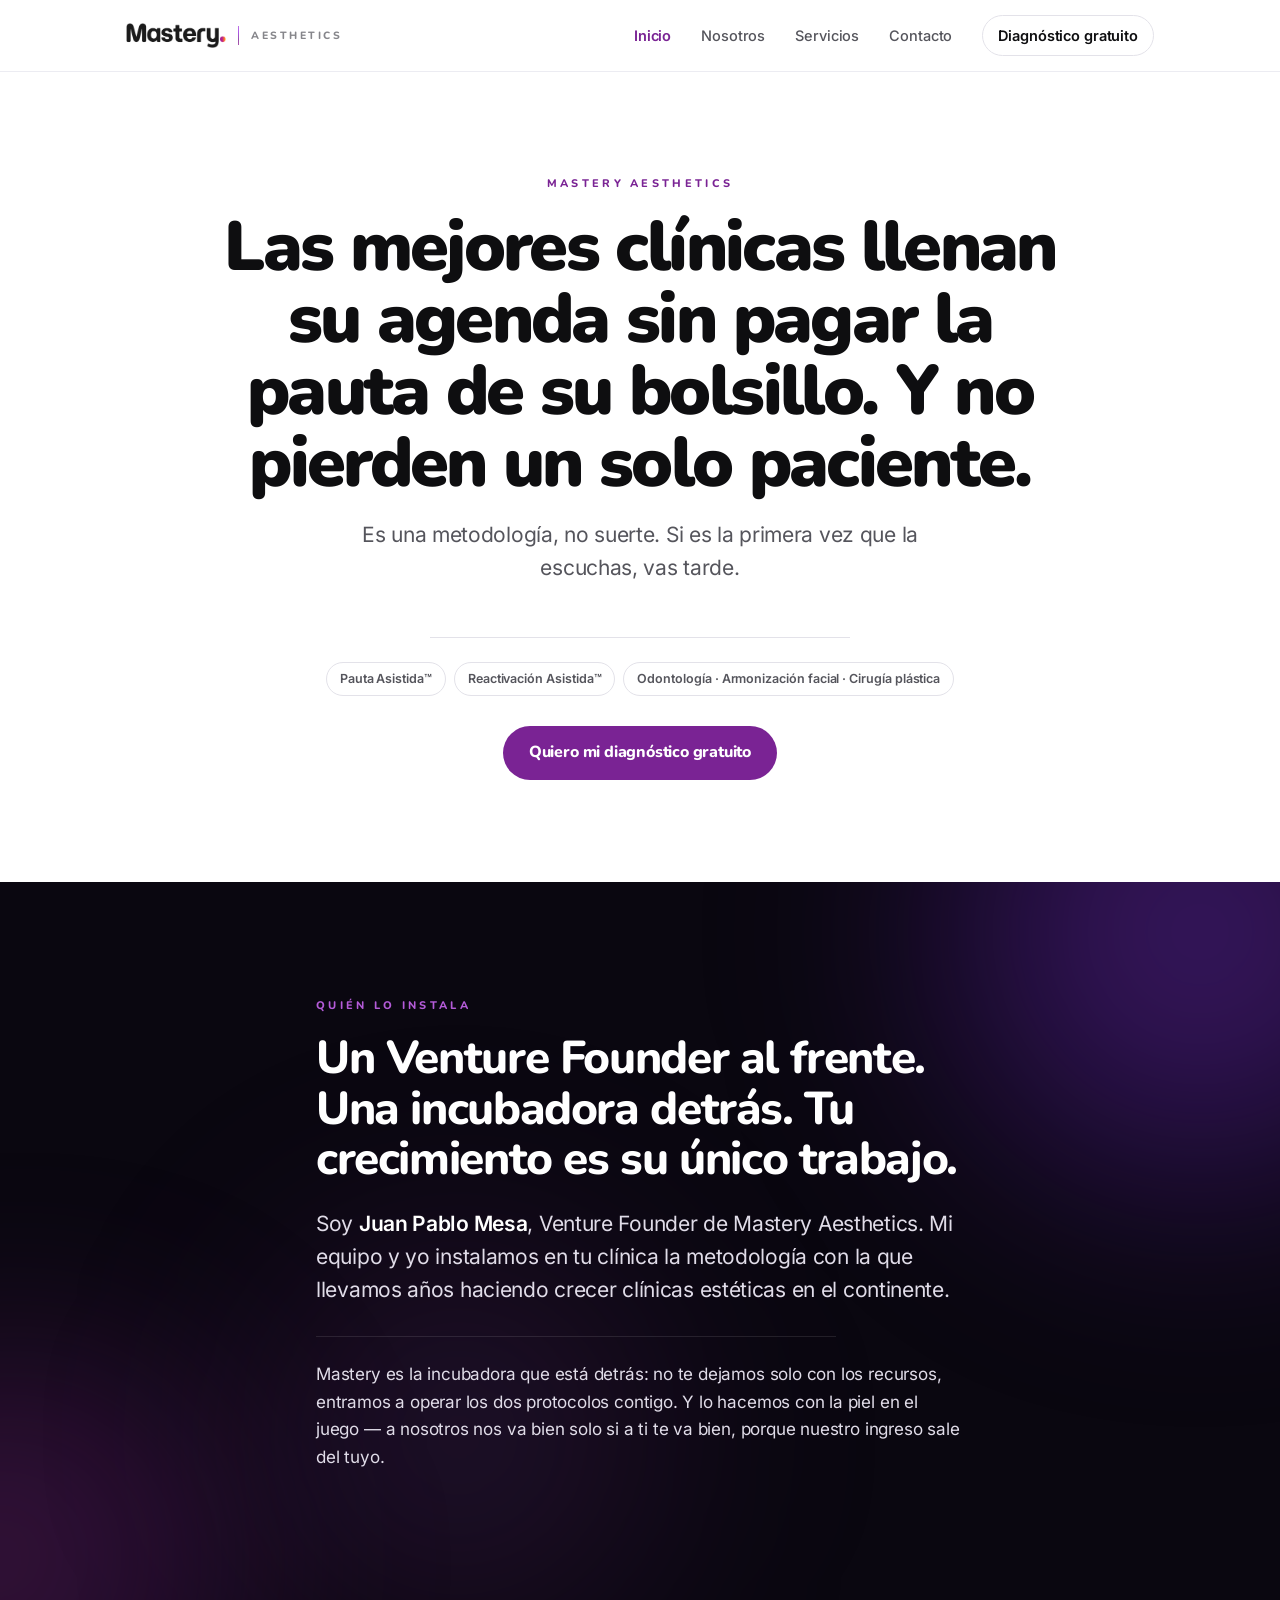
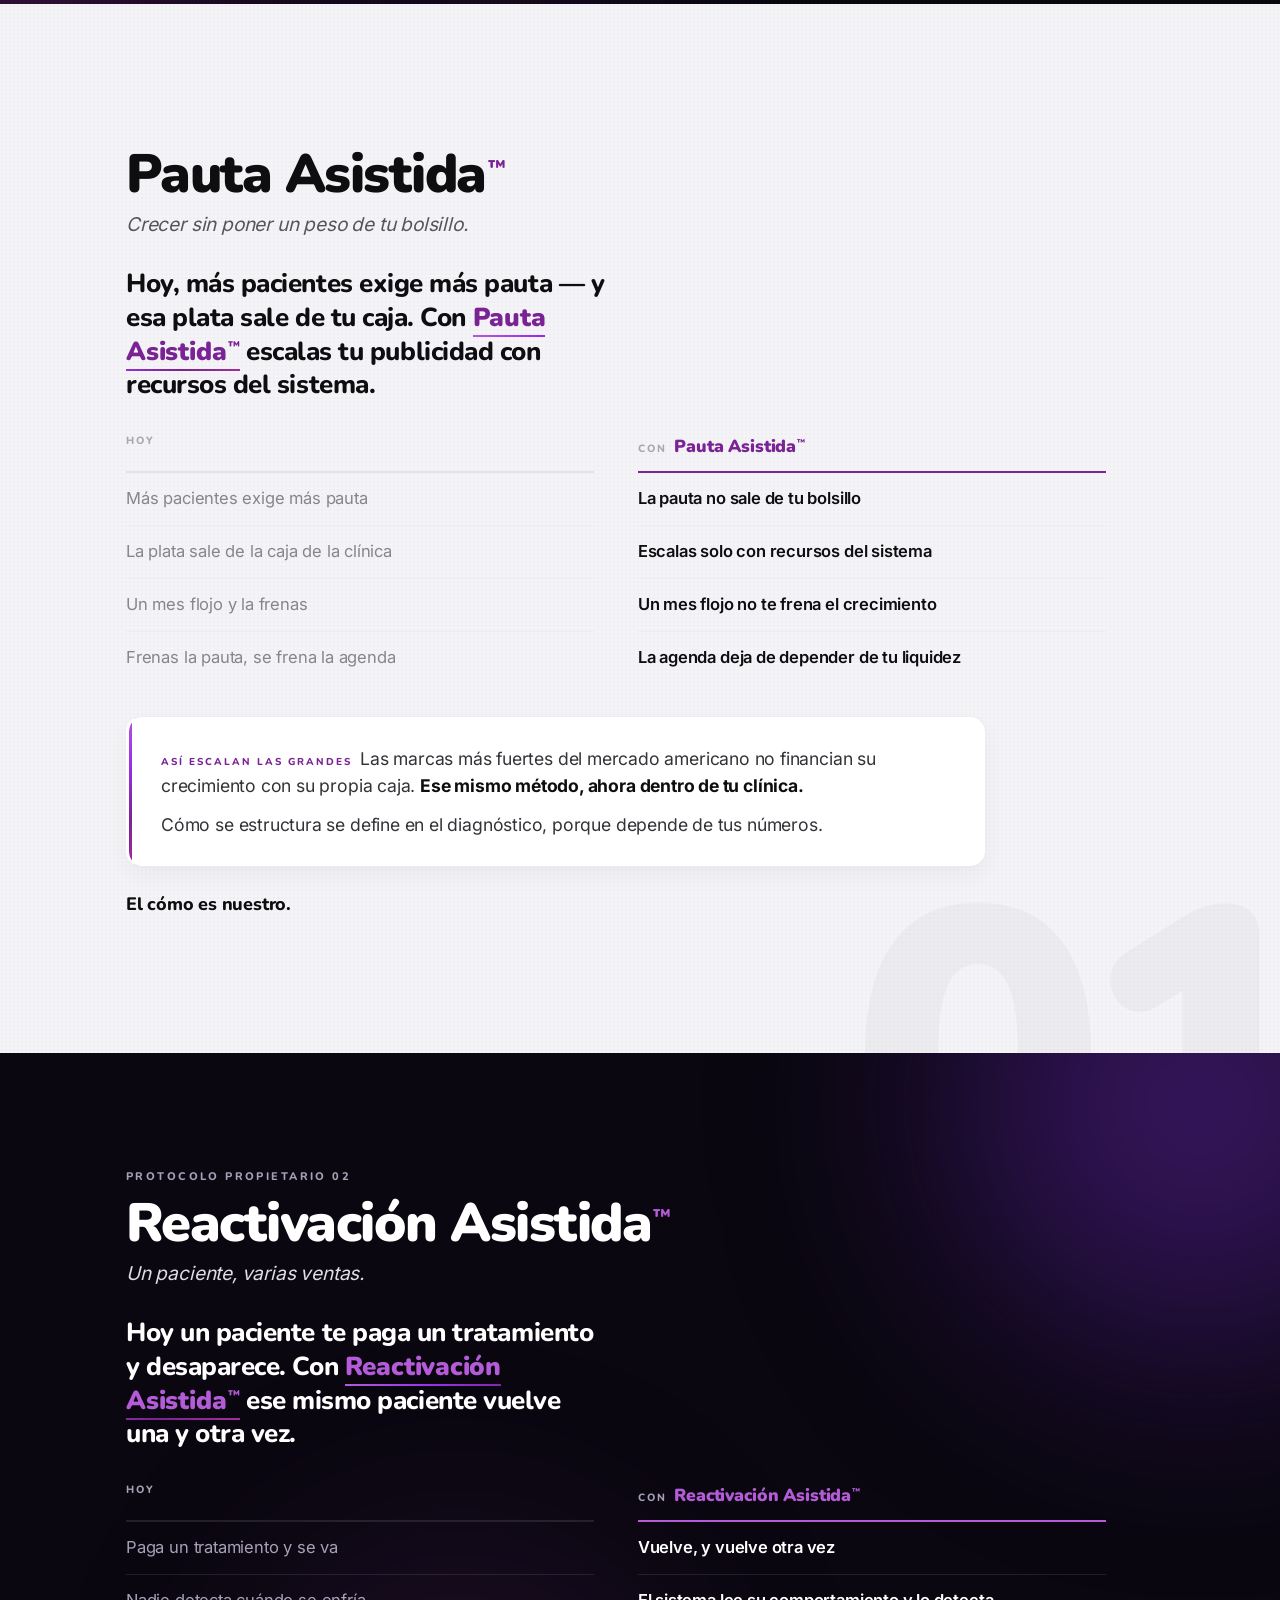
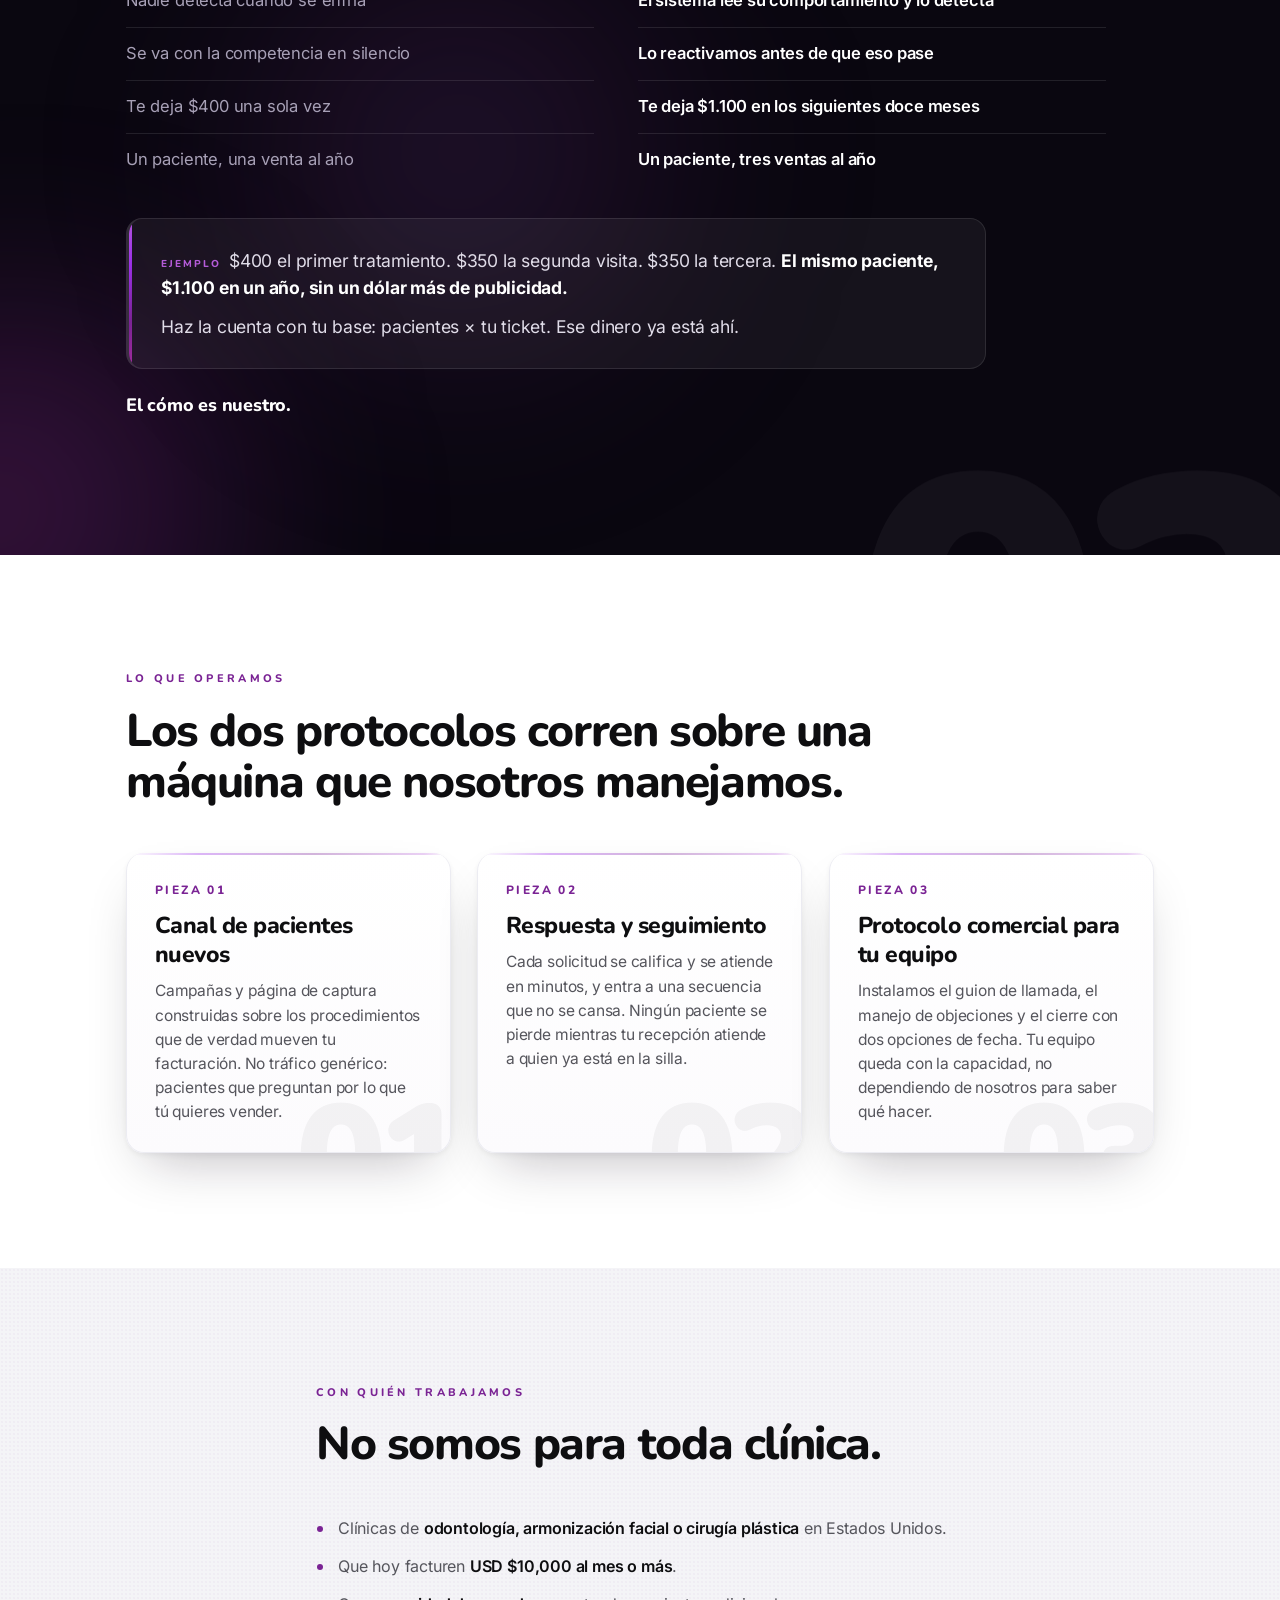
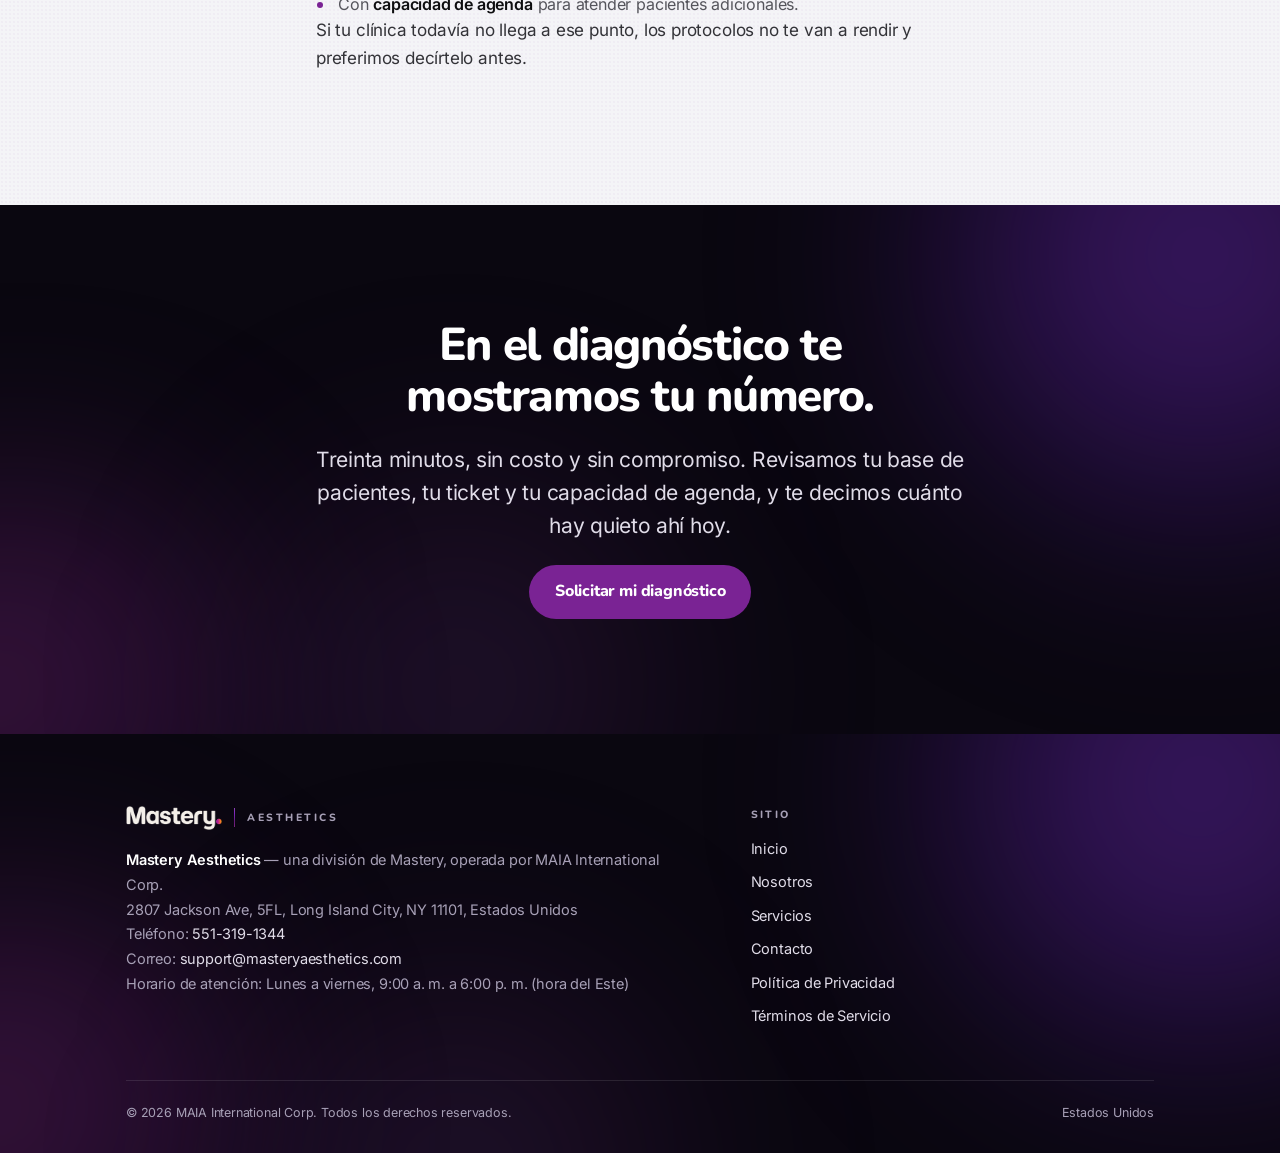
<file: index.html>
<!doctype html>
<html lang="es">
<head>
<meta charset="utf-8">
<meta name="viewport" content="width=device-width,initial-scale=1">
<title>Mastery Aesthetics — Sistemas de adquisición de pacientes para clínicas</title>
<meta name="description" content="Mastery Aesthetics instala dos protocolos propios para clínicas de odontología, armonización facial y cirugía plástica en Estados Unidos: Reactivación Asistida y Pauta Asistida. Solicita tu diagnóstico de crecimiento gratuito.">
<style>
@font-face{font-family:'Nunito';font-style:normal;font-weight:700;font-display:swap;src:url([data-uri]) format('woff2')}
@font-face{font-family:'Nunito';font-style:normal;font-weight:800;font-display:swap;src:url([data-uri]) format('woff2')}
@font-face{font-family:'Nunito';font-style:normal;font-weight:900;font-display:swap;src:url([data-uri]) format('woff2')}
@font-face{font-family:'Inter';font-style:normal;font-weight:400;font-display:swap;src:url([data-uri]) format('woff2')}
@font-face{font-family:'Inter';font-style:normal;font-weight:500;font-display:swap;src:url([data-uri]) format('woff2')}
@font-face{font-family:'Inter';font-style:normal;font-weight:600;font-display:swap;src:url([data-uri]) format('woff2')}
@font-face{font-family:'Inter';font-style:normal;font-weight:700;font-display:swap;src:url([data-uri]) format('woff2')}

/* ============ TOKENS ============ */
:root{
  --orchid:#7A2394;
  --orchid-hi:#9B30E8;
  --orchid-soft:#B45BD8;
  --amber:#FFA51F;
  --grad:linear-gradient(105deg,#B45BD8 0%,#9B30E8 32%,#7A2394 68%,#A32C9E 100%);

  --ink:#0E0E10;
  --ink-2:#333338;
  --ink-3:#55555C;
  --ink-4:#86868B;
  --ink-5:#A8A8AD;

  --rule:#E3E2E9;
  --rule-2:#ECECF2;
  --white:#FFFFFF;
  --smoke:#F4F4F7;

  --dark:#0A0710;
  --dark-ink:#FFFFFF;
  --dark-ink-2:#E0DCE8;
  --dark-ink-3:#A7A0B6;
  --dark-rule:rgba(255,255,255,.10);

  --maxw:1140px;
  --gut:clamp(20px,5vw,56px);
}

*{box-sizing:border-box;-webkit-font-smoothing:antialiased;-moz-osx-font-smoothing:grayscale}
html{scroll-behavior:smooth}
body{
  margin:0;background:var(--white);color:var(--ink-2);
  font-family:'Inter',-apple-system,BlinkMacSystemFont,'SF Pro Text',system-ui,sans-serif;
  font-size:17px;line-height:1.62;font-weight:400;letter-spacing:-.011em;
  overflow-x:hidden;
}
img{max-width:100%;display:block}
a{color:var(--orchid);text-decoration:none}
a:hover{text-decoration:underline}

/* ============ TYPE SCALE (editorial) ============ */
h1,h2,h3,h4{font-family:'Nunito','Inter',sans-serif;color:var(--ink);margin:0}
h1{font-weight:900;font-size:clamp(38px,6.1vw,70px);line-height:1.03;letter-spacing:-.038em;text-wrap:balance}
h2{font-weight:800;font-size:clamp(28px,4.1vw,46px);line-height:1.1;letter-spacing:-.03em;text-wrap:balance}
h3{font-weight:800;font-size:clamp(19px,2.1vw,23px);line-height:1.26;letter-spacing:-.022em}
h4{font-weight:800;font-size:16px;letter-spacing:-.015em}
p{margin:0 0 1.05em}
.lead{font-size:clamp(18px,2.1vw,21px);line-height:1.56;color:var(--ink-3);letter-spacing:-.014em}
.eyebrow{font-family:'Nunito',sans-serif;font-size:11px;font-weight:800;letter-spacing:.30em;
  text-transform:uppercase;color:var(--orchid);margin:0 0 18px}
strong,b{font-weight:600;color:var(--ink)}

/* ============ LAYOUT / SECTIONS ============ */
.wrap{max-width:var(--maxw);margin:0 auto;padding-inline:var(--gut)}
.narrow{max-width:760px}
section{position:relative;overflow:hidden}
.s{padding-block:clamp(64px,9vw,128px)}
.s-light{background:var(--white)}
.s-gray{background:var(--smoke)}
.s-gray::before{content:"";position:absolute;inset:0;pointer-events:none;opacity:.5;
  background-image:radial-gradient(rgba(122,35,148,.07) 1px,transparent 1px);background-size:4px 4px}

/* oscuro: casi negro con carga morada, sin aclararse */
.s-dark{background:var(--dark);color:var(--dark-ink-2)}
.s-dark h1,.s-dark h2,.s-dark h3,.s-dark h4{color:var(--dark-ink)}
.s-dark .lead{color:var(--dark-ink-2)}
.s-dark strong,.s-dark b{color:var(--dark-ink)}
.s-dark .eyebrow{color:var(--orchid-soft)}
.s-dark a:not(.btn):not(.btn-ghost){color:var(--orchid-soft)}
.s-dark a.btn{color:#fff}
.orb{position:absolute;border-radius:50%;filter:blur(96px);pointer-events:none;z-index:0}
.orb-a{width:620px;height:620px;right:-230px;top:-260px;
  background:radial-gradient(circle,rgba(123,47,209,.50),rgba(74,23,137,.30) 58%,transparent 76%)}
.orb-b{width:500px;height:500px;left:-220px;bottom:-240px;
  background:radial-gradient(circle at 40% 40%,rgba(163,44,158,.34),rgba(122,35,148,.20) 55%,transparent 75%)}
.s-dark .wrap{position:relative;z-index:1}

/* numeral gigante de fondo — recurso editorial */
.bignum{position:absolute;font-family:'Nunito',sans-serif;font-weight:900;
  font-size:clamp(220px,34vw,420px);line-height:.8;letter-spacing:-.06em;
  color:var(--ink);opacity:.035;pointer-events:none;user-select:none;z-index:0}
.s-dark .bignum{color:#fff;opacity:.045}
.bignum.br{right:-.06em;bottom:-.18em}
.bignum.tl{left:-.06em;top:-.16em}

/* ============ HEADER ============ */
.top{position:sticky;top:0;z-index:40;background:rgba(255,255,255,.86);
  backdrop-filter:saturate(180%) blur(18px);border-bottom:1px solid var(--rule-2)}
.top .wrap{display:flex;align-items:center;justify-content:space-between;gap:20px;
  padding-block:15px;max-width:var(--maxw)}
.lock{display:flex;align-items:center;gap:12px;flex:none}
.lock img{height:25px;width:auto}
.lock .div{width:1px;height:19px;background:var(--grad);opacity:.8;flex:none}
.lock .sub{font-family:'Nunito',sans-serif;font-size:10.5px;font-weight:800;letter-spacing:.24em;
  text-transform:uppercase;color:var(--ink-4);white-space:nowrap}
.nav{display:flex;align-items:center;gap:clamp(14px,2.4vw,30px)}
.nav a{font-size:14.5px;font-weight:500;color:var(--ink-3);text-decoration:none;letter-spacing:-.008em}
.nav a:hover{color:var(--ink)}
.nav a.on{color:var(--orchid);font-weight:600}
@media (max-width:720px){.nav a{font-size:13.5px}.lock .sub{letter-spacing:.16em;font-size:9.5px}}
@media (max-width:460px){.nav a:not(.cta-mini){display:none}}
.cta-mini{border:1px solid var(--rule);border-radius:100px;padding:8px 15px!important;
  font-weight:600!important;color:var(--ink)!important}
.cta-mini:hover{border-color:var(--orchid);color:var(--orchid)!important;text-decoration:none!important}

/* ============ HERO (único con haz de luz) ============ */
.hero{padding-block:clamp(52px,8vw,104px) clamp(56px,8vw,110px);background:var(--white)}
.hero .grid{display:grid;grid-template-columns:minmax(0,1.08fr) minmax(0,.92fr);
  gap:clamp(32px,5vw,70px);align-items:start}
@media (max-width:940px){.hero .grid{grid-template-columns:1fr;gap:38px}}
.hero h1{max-width:17ch}
.hero .lead{max-width:50ch;margin-top:20px}
.beam{position:relative;height:1px;background:var(--rule);overflow:hidden;margin:30px 0 24px;max-width:420px}
.beam::after{content:"";position:absolute;top:0;left:0;height:100%;width:34%;
  background:linear-gradient(90deg,transparent,rgba(122,35,148,.85),transparent);
  animation:trX 7s cubic-bezier(.5,0,.5,1) infinite}
@keyframes trX{0%{transform:translateX(-130%);opacity:0}8%{opacity:1}48%{opacity:1}
  56%{transform:translateX(340%);opacity:0}100%{transform:translateX(340%);opacity:0}}
.chips{display:flex;flex-wrap:wrap;gap:8px}
.chip{font-size:12.5px;font-weight:600;color:var(--ink-3);border:1px solid var(--rule);
  border-radius:100px;padding:6px 13px;letter-spacing:-.005em}

/* ============ FORM CARD ============ */
.fcard{background:var(--white);border:1px solid var(--rule);border-radius:20px;
  padding:clamp(22px,3vw,30px);box-shadow:0 1px 1px rgba(34,24,52,.030),0 10px 26px rgba(34,24,52,.042)}
.fcard h3{margin-bottom:7px}
.fcard .sub{font-size:14.5px;color:var(--ink-4);margin:0 0 20px}
.f{display:grid;gap:14px}
.fld{display:grid;gap:6px}
.fld label{font-size:12.5px;font-weight:600;color:var(--ink-3);letter-spacing:-.004em}
.fld input,.fld select,.fld textarea{font:inherit;font-size:15.5px;color:var(--ink);background:var(--smoke);
  border:1px solid transparent;border-radius:11px;padding:11px 13px;width:100%;transition:.2s}
.fld input:focus,.fld select:focus,.fld textarea:focus{outline:none;background:var(--white);
  border-color:var(--orchid);box-shadow:0 0 0 3px rgba(122,35,148,.11)}
.fld textarea{resize:vertical;min-height:84px}
.g2{display:grid;grid-template-columns:1fr 1fr;gap:14px}
@media (max-width:520px){.g2{grid-template-columns:1fr}}

/* bloque de consentimiento — zona sellada */
.consent{display:grid;grid-template-columns:auto 1fr;gap:10px;align-items:start;
  background:var(--smoke);border-radius:12px;padding:13px 14px}
.consent input[type=checkbox]{width:17px;height:17px;margin:2px 0 0;accent-color:var(--orchid);flex:none;cursor:pointer}
.consent p{margin:0;font-size:12.4px;line-height:1.5;color:var(--ink-3);letter-spacing:-.003em}
.finenote{font-size:12.4px;line-height:1.5;color:var(--ink-4);margin:2px 0 0}
.btn{display:inline-flex;align-items:center;justify-content:center;gap:8px;
  font-family:'Nunito',sans-serif;font-size:16px;font-weight:800;letter-spacing:-.012em;
  background:var(--orchid);color:#fff;border:0;border-radius:100px;padding:14px 26px;
  cursor:pointer;transition:.24s;text-decoration:none;width:100%}
.btn:hover{background:#651C7C;text-decoration:none;color:#fff}
.btn-ghost{background:transparent;color:var(--ink);border:1px solid var(--rule);width:auto}
.btn-ghost:hover{background:var(--smoke);color:var(--ink);border-color:var(--ink-5)}
.s-dark .btn-ghost{color:var(--dark-ink);border-color:var(--dark-rule)}
.s-dark .btn-ghost:hover{background:rgba(255,255,255,.06);color:var(--dark-ink)}

/* ============ CARDS (solo en secciones de estructura) ============ */
.cards{display:grid;grid-template-columns:repeat(3,minmax(0,1fr));gap:clamp(16px,2.4vw,26px)}
.cards.c2{grid-template-columns:repeat(2,minmax(0,1fr))}
@media (max-width:860px){.cards,.cards.c2{grid-template-columns:1fr}}
.card{padding:clamp(22px,2.6vw,28px);border:1px solid var(--rule);border-radius:18px;background:var(--white)}
.card h3{margin-bottom:9px}
.card p{margin:0;font-size:15.5px;color:var(--ink-3);line-height:1.56}
.card .n{font-family:'Nunito',sans-serif;font-size:12px;font-weight:800;letter-spacing:.2em;
  text-transform:uppercase;color:var(--orchid);display:block;margin-bottom:12px}
.s-dark .card{background:rgba(255,255,255,.045);border-color:var(--dark-rule)}
.s-dark .card p{color:var(--dark-ink-2)}

/* ============ TIMELINE VERTICAL ============ */
.tl{display:grid;gap:0;max-width:820px}
.tl-item{position:relative;display:grid;grid-template-columns:auto 1fr;gap:clamp(18px,2.6vw,30px);
  padding-bottom:clamp(26px,3.4vw,38px)}
.tl-item:last-child{padding-bottom:0}
.tl-dot{position:relative;width:38px;height:38px;border-radius:50%;flex:none;
  display:grid;place-items:center;background:var(--grad);
  font-family:'Nunito',sans-serif;font-size:14px;font-weight:900;color:#fff}
.tl-item:not(:last-child) .tl-dot::after{content:"";position:absolute;top:44px;left:50%;
  transform:translateX(-50%);width:1px;height:calc(100% + clamp(26px,3.4vw,38px) - 44px);
  background:linear-gradient(180deg,rgba(122,35,148,.45),rgba(122,35,148,.08))}
.s-dark .tl-item:not(:last-child) .tl-dot::after{
  background:linear-gradient(180deg,rgba(180,91,216,.55),rgba(180,91,216,.07))}
.tl-body h3{margin-bottom:7px}
.tl-body p{margin:0;font-size:15.5px;color:var(--ink-3)}
.s-dark .tl-body p{color:var(--dark-ink-2)}

/* ============ LISTA SIMPLE ============ */
.ul{list-style:none;margin:0;padding:0;display:grid;gap:13px}
.ul li{position:relative;padding-left:22px;font-size:16px;color:var(--ink-3);line-height:1.56}
.ul li::before{content:"";position:absolute;left:1px;top:.62em;width:6px;height:6px;
  border-radius:50%;background:var(--orchid)}
.s-dark .ul li{color:var(--dark-ink-2)}
.ul li b{color:var(--ink);font-weight:600}
.s-dark .ul li b{color:var(--dark-ink)}

/* ============ LEGAL ============ */
.legal{max-width:800px}
.legal h2{margin-bottom:10px}
.legal .meta{font-size:13.5px;color:var(--ink-4);margin:0 0 34px;padding-bottom:18px;
  border-bottom:1px solid var(--rule)}
.legal h3{font-size:18px;margin:34px 0 10px}
.legal p,.legal li{font-size:16px;color:var(--ink-3);line-height:1.66}
.legal ul{padding-left:20px;margin:0 0 1.05em}
.legal li{margin-bottom:7px}
.legal .reg{background:var(--smoke);border-left:3px solid var(--orchid);border-radius:0 10px 10px 0;
  padding:14px 16px;margin:18px 0;font-size:14.5px;color:var(--ink-3)}
.legal .reg em{display:block;margin-top:9px;font-size:13.5px;color:var(--ink-4)}

/* ============ PENDIENTES ============ */
.pend{color:var(--orchid);font-weight:600;background:rgba(122,35,148,.08);
  border-radius:5px;padding:1px 6px;font-size:.93em;white-space:nowrap}

/* ============ FOOTER ============ */
.foot{background:var(--dark);color:var(--dark-ink-3);padding-block:clamp(48px,6vw,72px) 30px;
  position:relative;overflow:hidden}
.foot .wrap{position:relative;z-index:1}
.foot .fgrid{display:grid;grid-template-columns:minmax(0,1.4fr) minmax(0,1fr);gap:clamp(28px,5vw,60px)}
@media (max-width:760px){.foot .fgrid{grid-template-columns:1fr;gap:30px}}
.foot .lock img{height:24px}
.foot .lock .sub{color:var(--dark-ink-3)}
.foot p{font-size:14.5px;line-height:1.72;margin:18px 0 0;color:var(--dark-ink-3)}
.foot strong{color:var(--dark-ink)}
.foot a{color:var(--dark-ink-2);text-decoration:none;font-size:14.5px}
.foot a:hover{color:var(--dark-ink);text-decoration:underline}
.foot .fnav{display:grid;gap:10px;align-content:start}
.foot .fnav .t{font-family:'Nunito',sans-serif;font-size:10.5px;font-weight:800;letter-spacing:.22em;
  text-transform:uppercase;color:var(--dark-ink-3);margin-bottom:4px}
.foot .bar{margin-top:clamp(34px,4.5vw,52px);padding-top:22px;border-top:1px solid var(--dark-rule);
  display:flex;flex-wrap:wrap;gap:10px 22px;justify-content:space-between;
  font-size:12.5px;color:var(--dark-ink-3)}



/* =========================================================
   MOVIMIENTO — todo desactivable con prefers-reduced-motion
   ========================================================= */

/* --- RV: entrada escalonada. Este selector debe seguir idéntico
       al de la constante RV del script en build.py. --- */
.anim :is(.s>.wrap>p, .s>.wrap>h2, .s>.wrap>ul, .s>.wrap>.chips,
          .s>.wrap>.btn, .s>.wrap>.vs, .s>.wrap>.money, .s .cards>.card, .tl-item){
  opacity:0;transform:translate3d(0,17px,0);will-change:opacity,transform;
  transition:opacity .66s cubic-bezier(.22,.61,.36,1),
             transform .66s cubic-bezier(.22,.61,.36,1)}
.anim :is(.s>.wrap>p, .s>.wrap>h2, .s>.wrap>ul, .s>.wrap>.chips,
          .s>.wrap>.btn, .s>.wrap>.vs, .s>.wrap>.money, .s .cards>.card, .tl-item).in{
  opacity:1;transform:none}

/* --- luz que sigue el cursor dentro de la tarjeta --- */
.card,.consent{position:relative;isolation:isolate;--lit:0;--mx:50%;--my:50%}
.card::before,.consent::before{content:"";position:absolute;inset:0;z-index:-1;
  border-radius:inherit;opacity:var(--lit);transition:opacity .4s ease;
  background:radial-gradient(260px circle at var(--mx) var(--my),
             rgba(122,35,148,.11),transparent 68%)}
/* borde de 1 px que solo se enciende donde está el cursor */
.card::after{content:"";position:absolute;inset:0;z-index:-1;border-radius:inherit;
  padding:1px;opacity:var(--lit);transition:opacity .4s ease;
  background:radial-gradient(220px circle at var(--mx) var(--my),
             rgba(122,35,148,.62),rgba(122,35,148,0) 70%);
  -webkit-mask:linear-gradient(#000 0 0) content-box,linear-gradient(#000 0 0);
  -webkit-mask-composite:xor;mask:linear-gradient(#000 0 0) content-box,linear-gradient(#000 0 0);
  mask-composite:exclude}
.s-dark .card::before{background:radial-gradient(260px circle at var(--mx) var(--my),
  rgba(180,91,216,.16),transparent 68%)}
.s-dark .card::after{background:radial-gradient(220px circle at var(--mx) var(--my),
  rgba(180,91,216,.72),rgba(180,91,216,0) 70%)}
.consent::before{background:radial-gradient(240px circle at var(--mx) var(--my),
  rgba(122,35,148,.065),transparent 70%)}

/* --- header: se condensa tras el primer scroll --- */
.top{transition:padding .3s ease,background .3s ease,box-shadow .3s ease,border-color .3s ease}
.top .wrap{transition:padding-block .3s cubic-bezier(.22,.61,.36,1)}
.top .lock img{transition:height .3s cubic-bezier(.22,.61,.36,1)}
.top.is-stuck{background:rgba(255,255,255,.76);border-bottom-color:var(--rule);
  box-shadow:0 1px 14px rgba(34,24,52,.040)}
.top.is-stuck .wrap{padding-block:9px}
.top.is-stuck .lock img{height:21px}

/* --- el numeral de fondo se desplaza más lento que el scroll --- */
.bignum{transition:transform .08s linear;will-change:transform}

/* --- la línea del timeline se dibuja al bajar --- */
.anim .tl:not(.bignum) .tl-item:not(:last-child) .tl-dot::after{
  transform:translateX(-50%) scaleY(0);transform-origin:top;
  transition:transform .8s cubic-bezier(.33,.9,.4,1)}
.anim .tl:not(.bignum).drawn .tl-item:not(:last-child) .tl-dot::after{
  transform:translateX(-50%) scaleY(1)}
.anim .tl:not(.bignum) .tl-dot{box-shadow:0 0 0 0 rgba(155,48,232,0);transition:box-shadow .7s ease}
.anim .tl:not(.bignum) .tl-item.lit .tl-dot{box-shadow:0 0 0 7px rgba(155,48,232,.13)}

/* --- orbe ámbar: calienta el oscuro sin leerse como amarillo --- */
.orb-c{width:560px;height:560px;left:14%;top:38%;
  background:radial-gradient(circle,rgba(180,91,216,.17),rgba(122,35,148,.09) 48%,transparent 72%)}



/* =========================================================
   TARJETA DEL FORMULARIO — único objeto oscuro de la primera
   pantalla. Los halos van en el propio fondo de la tarjeta,
   no en orbes aparte.
   ========================================================= */
.fcard{
  color-scheme:dark;
  background:
    radial-gradient(540px circle at 88% -12%, rgba(123,47,209,.46), transparent 58%),
    radial-gradient(440px circle at 2% 108%, rgba(180,91,216,.15), rgba(122,35,148,.07) 46%, transparent 68%),
    var(--dark);
  border:1px solid rgba(255,255,255,.09);
  box-shadow:0 2px 6px rgba(10,7,16,.20),0 22px 56px rgba(10,7,16,.26)}
.fcard h3{color:var(--dark-ink)}
.fcard .sub{color:var(--dark-ink-3)}
.fcard .fld label{color:var(--dark-ink-2)}
.fcard .fld input,.fcard .fld select,.fcard .fld textarea{
  background:rgba(255,255,255,.055);border-color:rgba(255,255,255,.10);color:var(--dark-ink)}
.fcard .fld input::placeholder,.fcard .fld textarea::placeholder{color:var(--dark-ink-3)}
.fcard .fld input:focus,.fcard .fld select:focus,.fcard .fld textarea:focus{
  background:rgba(255,255,255,.10);border-color:var(--orchid-soft);
  box-shadow:0 0 0 3px rgba(155,48,232,.22)}
/* el texto de consentimiento sube de contraste: tiene que seguir
   siendo cómodo de leer, también para la revisión de A2P */
.fcard .consent{background:rgba(255,255,255,.05);border:1px solid rgba(255,255,255,.07)}
.fcard .consent p{color:var(--dark-ink-2)}
.fcard .consent p b{color:var(--dark-ink)}
.fcard .consent::before{background:radial-gradient(240px circle at var(--mx) var(--my),
  rgba(180,91,216,.17),transparent 70%)}
.fcard .consent input[type=checkbox]{accent-color:var(--orchid-soft)}
.fcard .finenote{color:var(--dark-ink-3)}
.fcard .finenote a{color:var(--orchid-soft)}
.fcard .btn{background:var(--orchid-hi);color:#fff}
.fcard .btn:hover{background:#B45BD8;color:#fff}

/* =========================================================
   TARJETAS — filete degradado, numeral fantasma, dos sombras
   ========================================================= */
.cards .card{
  background:linear-gradient(180deg,var(--white) 0%,#FCFBFD 100%);
  border-color:var(--rule-2);overflow:hidden;
  box-shadow:0 1px 1px rgba(34,24,52,.028),0 9px 22px rgba(34,24,52,.040);
  transition:transform .32s cubic-bezier(.22,.61,.36,1),box-shadow .32s ease}
/* filete de 2 px cruzando el borde superior */
.cards .card>.edge{display:none}
.cards .card{position:relative}
.cards .card>*{position:relative;z-index:1}
.cards .card::before{content:"";position:absolute;inset:0;z-index:0;border-radius:inherit;
  opacity:var(--lit);transition:opacity .4s ease;
  background:radial-gradient(260px circle at var(--mx) var(--my),rgba(122,35,148,.11),transparent 68%)}
.cards .card::after{content:var(--gn,"");position:absolute;z-index:0;
  inset:auto -.05em -.46em auto;padding:0;mask:none;-webkit-mask:none;
  font-family:'Nunito',sans-serif;font-weight:900;font-size:150px;line-height:.8;
  letter-spacing:-.06em;color:var(--ink);opacity:.038;pointer-events:none;user-select:none;
  background:none;border-radius:0;transition:opacity .32s ease}
.cards .card:nth-child(1){--gn:"01"}
.cards .card:nth-child(2){--gn:"02"}
.cards .card:nth-child(3){--gn:"03"}
.cards .card:nth-child(4){--gn:"04"}
/* el filete va aparte, para no chocar con los pseudoelementos */
.cards .card{border-top:0}
.cards .card>.n::before{content:"";position:absolute;
  left:calc(-1 * clamp(22px,2.6vw,28px));right:calc(-1 * clamp(22px,2.6vw,28px));
  top:calc(-1 * clamp(22px,2.6vw,28px));height:2px;
  background:linear-gradient(90deg,rgba(180,91,216,.0),rgba(155,48,232,.42) 22%,
             rgba(122,35,148,.40) 58%,rgba(180,91,216,.34) 92%,rgba(180,91,216,0));
  transition:opacity .32s ease,filter .32s ease;opacity:.85}
.cards .card>.n{position:relative}
.cards .card:hover{transform:translateY(-3px);
  box-shadow:0 1px 2px rgba(34,24,52,.034),0 14px 32px rgba(34,24,52,.058)}
.cards .card:hover>.n::before{opacity:1;filter:saturate(1.25) brightness(1.08)}
.cards .card:hover::after{opacity:.055}
/* en oscuro el numeral y el fondo se invierten */
.s-dark .cards .card{background:rgba(255,255,255,.045);border-color:var(--dark-rule);
  box-shadow:none}
.s-dark .cards .card::after{color:#fff;opacity:.05}
.s-dark .cards .card:hover::after{opacity:.07}

/* =========================================================
   El borde de la tarjeta del formulario se enciende donde
   está el cursor — el mismo destello del foco de los campos,
   pero en el contorno de toda la tarjeta.
   ========================================================= */
.fcard{position:relative;isolation:isolate;--lit:0;--mx:50%;--my:50%;
  transition:box-shadow .45s ease}
.fcard>*{position:relative;z-index:1}
.fcard::after{content:"";position:absolute;inset:0;z-index:2;border-radius:inherit;
  padding:1px;pointer-events:none;opacity:var(--lit);transition:opacity .45s ease;
  background:radial-gradient(400px circle at var(--mx) var(--my),
             rgba(196,124,226,.92),rgba(155,48,232,.30) 40%,rgba(155,48,232,0) 70%);
  -webkit-mask:linear-gradient(#000 0 0) content-box,linear-gradient(#000 0 0);
  -webkit-mask-composite:xor;mask:linear-gradient(#000 0 0) content-box,linear-gradient(#000 0 0);
  mask-composite:exclude}
.fcard:hover{box-shadow:0 2px 6px rgba(10,7,16,.20),0 22px 56px rgba(10,7,16,.26),
  0 0 44px rgba(155,48,232,.17)}
/* los bloques de consentimiento llevan su propia luz, no la heredan de la tarjeta */
.fcard .consent{--lit:0;--mx:50%;--my:50%}

/* =========================================================
   PROTOCOLOS PROPIETARIOS — bloque comparativo Hoy / Con
   ========================================================= */
.proto-eye{font-family:'Nunito',sans-serif;font-size:11px;font-weight:800;letter-spacing:.22em;
  text-transform:uppercase;color:var(--ink-4);margin:0 0 10px}
.s-dark .proto-eye{color:var(--dark-ink-3)}
.proto-name{font-family:'Nunito',sans-serif;font-weight:900;letter-spacing:-.028em;
  font-size:clamp(30px,5.4vw,54px);line-height:1.02;margin:0 0 8px;color:var(--ink)}
.s-dark .proto-name{color:#fff}
.proto-name sup{font-size:.34em;font-weight:800;vertical-align:super;letter-spacing:0;
  margin-left:.12em;color:var(--orchid)}
.s-dark .proto-name sup{color:var(--orchid-soft)}
.proto-sub{font-size:clamp(16px,2vw,19px);font-style:italic;color:var(--ink-3);margin:0 0 26px}
.s-dark .proto-sub{color:var(--dark-ink-2)}
.proto-claim{font-family:'Nunito',sans-serif;font-weight:800;letter-spacing:-.018em;
  font-size:clamp(19px,2.6vw,26px);line-height:1.3;color:var(--ink);margin:0 0 30px;max-width:30ch}
.s-dark .proto-claim{color:#fff}

/* tabla comparativa */
.vs{max-width:980px}
.vs-head,.vs-row{display:grid;grid-template-columns:1fr 1fr;gap:clamp(18px,3.4vw,46px)}
.vs-head>div{font-family:'Nunito',sans-serif;font-size:10.5px;font-weight:800;letter-spacing:.2em;
  text-transform:uppercase;padding-bottom:11px;border-bottom:2px solid var(--rule)}
.vs-head .vs-off{color:var(--ink-5)}
.vs-head .vs-on{color:var(--orchid);border-bottom-color:var(--orchid)}
.s-dark .vs-head .vs-off{color:var(--dark-ink-3);border-bottom-color:var(--dark-rule)}
.s-dark .vs-head .vs-on{color:var(--orchid-soft);border-bottom-color:var(--orchid-soft)}
.vs-row>div{padding-block:14px;border-bottom:1px solid var(--rule-2);
  font-size:clamp(14.5px,1.6vw,16.5px);line-height:1.45}
.s-dark .vs-row>div{border-bottom-color:var(--dark-rule)}
.vs-row .vs-off{color:var(--ink-4)}
.vs-row .vs-on{color:var(--ink);font-weight:600}
.s-dark .vs-row .vs-off{color:var(--dark-ink-3)}
.s-dark .vs-row .vs-on{color:#fff}
.vs-row:last-child>div{border-bottom:0}

@media (max-width:720px){
  .vs-head{display:none}
  .vs-row{grid-template-columns:1fr;gap:0;padding-block:14px;
    border-bottom:1px solid var(--rule-2)}
  .s-dark .vs-row{border-bottom-color:var(--dark-rule)}
  .vs-row>div{border-bottom:0;padding-block:4px}
  .vs-row>div::before{content:attr(data-l);display:block;
    font-family:'Nunito',sans-serif;font-size:9.5px;font-weight:800;letter-spacing:.18em;
    text-transform:uppercase;margin-bottom:3px;color:var(--ink-5)}
  .vs-row .vs-on::before{color:var(--orchid)}
  .s-dark .vs-row>div::before{color:var(--dark-ink-3)}
  .s-dark .vs-row .vs-on::before{color:var(--orchid-soft)}
}

/* bloque de la cifra */
.money{margin-top:32px;max-width:860px;padding:clamp(20px,2.8vw,28px) clamp(22px,3vw,32px);
  background:var(--white);border:1px solid var(--rule-2);border-radius:16px;
  box-shadow:0 1px 1px rgba(34,24,52,.028),0 9px 22px rgba(34,24,52,.040);
  border-left:3px solid transparent;
  border-image:none;position:relative;overflow:hidden}
.money::before{content:"";position:absolute;left:0;top:0;bottom:0;width:3px;background:var(--grad)}
.money p{margin:0;font-size:clamp(15px,1.8vw,17.5px);line-height:1.55;color:var(--ink-2)}
.money p+p{margin-top:12px}
.money b{color:var(--ink);font-weight:700}
.money .tag{display:inline-block;font-family:'Nunito',sans-serif;font-size:10px;font-weight:800;
  letter-spacing:.2em;text-transform:uppercase;color:var(--orchid);margin-right:8px}
.s-dark .money{background:rgba(255,255,255,.05);border-color:var(--dark-rule);box-shadow:none}
.s-dark .money p{color:var(--dark-ink-2)}
.s-dark .money b{color:#fff}
.s-dark .money .tag{color:var(--orchid-soft)}
.reserve{margin-top:22px;font-family:'Nunito',sans-serif;font-weight:800;
  font-size:clamp(15px,1.8vw,18px);letter-spacing:-.012em;color:var(--ink)}
.s-dark .reserve{color:#fff}

/* =========================================================
   .nm — el naming dentro de texto corrido. Se lee como marca
   propia, no como parte de la frase.
   ========================================================= */
.nm{font-family:'Nunito',sans-serif;font-weight:900;letter-spacing:-.008em;
  color:var(--orchid);padding-bottom:2px;
  background-image:var(--grad);background-size:100% 2px;
  background-repeat:no-repeat;background-position:0 100%}
.nm sup{font-size:.48em;font-weight:800;vertical-align:super;margin-left:.1em;letter-spacing:0}
.s-dark .nm{color:var(--orchid-soft)}

/* en la cabecera de la tabla el nombre va sin subrayado: ya hay regla debajo */
.vs-head .vs-on{text-transform:none;letter-spacing:-.012em;
  font-size:clamp(14.5px,1.7vw,17.5px);display:flex;align-items:baseline;
  gap:7px;flex-wrap:wrap}
.vs-head .nm{background:none;padding-bottom:0}
.vs-pre{font-family:'Nunito',sans-serif;font-size:10.5px;font-weight:800;letter-spacing:.2em;
  text-transform:uppercase;color:var(--ink-5);flex:none}
.s-dark .vs-pre{color:var(--dark-ink-3)}

/* aire entre el titular de sección y lo que viene debajo */
.s>.wrap>h2:not(.proto-name){margin-bottom:clamp(28px,3.6vw,46px)}
.s>.wrap>h2:not(.proto-name)+.lead{margin-top:calc(-1 * clamp(14px,1.8vw,24px))}

/* === OVERRIDES === */
/* ===== Destello EXACTO del ejemplo (orquídea→ámbar) ===== */
.card,.fcard{position:relative;overflow:hidden}
.eglow{position:absolute;inset:0;border-radius:inherit;padding:1px;pointer-events:none;z-index:3;
  background:linear-gradient(140deg,rgba(122,35,148,.6) 0%,rgba(122,35,148,.15) 40%,transparent 70%);
  -webkit-mask:linear-gradient(#fff 0 0) content-box,linear-gradient(#fff 0 0);
  -webkit-mask-composite:xor;mask:linear-gradient(#fff 0 0) content-box,linear-gradient(#fff 0 0);mask-composite:exclude}
.fcard .eglow{background:linear-gradient(140deg,rgba(155,48,232,.8) 0%,rgba(122,35,148,.22) 40%,transparent 72%)}
.card-beam{position:absolute;top:0;left:-60%;width:55%;height:1.5px;pointer-events:none;z-index:4;
  background:linear-gradient(90deg,transparent,var(--orchid-hi),var(--amber),transparent)}
@keyframes card-b{0%{left:-60%;opacity:0}10%{opacity:1}85%{opacity:1}100%{left:110%;opacity:0}}
.cards .card:nth-child(1) .card-beam{animation:card-b 4s ease-in-out infinite 0s}
.cards .card:nth-child(2) .card-beam{animation:card-b 4s ease-in-out infinite 1.3s}
.cards .card:nth-child(3) .card-beam{animation:card-b 4s ease-in-out infinite 2.6s}
.fcard .card-beam{height:2px;animation:card-b 4s ease-in-out infinite 0s}

/* ===== elevación (volumen) de las tarjetas ===== */
.cards .card{transition:transform .35s ease,box-shadow .35s ease;
  box-shadow:0 2px 6px rgba(20,10,28,.06),0 24px 52px -22px rgba(20,10,28,.30)}
.cards .card:hover{transform:translateY(-5px);box-shadow:0 14px 36px rgba(20,10,28,.16)}

/* barra de progreso + botones magnéticos */
.rprog{position:fixed;top:0;left:0;height:3px;width:0;z-index:60;background:var(--grad);
  box-shadow:0 0 12px rgba(155,48,232,.4);transition:width .08s linear}
.btn,.cta-mini{transition:transform .18s cubic-bezier(.22,.61,.36,1),background .24s ease,color .24s ease,border-color .24s ease}
.s-dark .beam{background:var(--dark-rule)}

/* ===== AJUSTE DE EFECTOS — sin líneas verticales ni estáticas, todo en movimiento ===== */
/* Se retira el borde-degradé (ring) que marcaba la esquina/vertical y la línea estática
   superior. Las tarjetas conservan su borde neutro y su elevación; el único efecto es el
   beam horizontal viajando. */
.card .eglow,.cards .card .eglow,.fcard .eglow{display:none}

/* Beam horizontal claramente visible y en movimiento (orquídea -> ámbar) */
.cards .card .card-beam,.fcard .card-beam{height:2px;opacity:1;
  filter:drop-shadow(0 0 7px rgba(155,48,232,.6))}
.fcard .card-beam{height:2.5px}

/* Divisores .beam: barrido de luz en movimiento en vez de línea estática */
.beam{position:relative;overflow:hidden}
.beam::after{content:"";position:absolute;top:0;left:-45%;width:45%;height:100%;
  background:linear-gradient(90deg,transparent,var(--orchid-hi),var(--amber),transparent);
  filter:drop-shadow(0 0 6px rgba(155,48,232,.5));
  animation:beam-sweep 3.6s ease-in-out infinite}
@keyframes beam-sweep{0%{left:-45%;opacity:0}10%{opacity:1}90%{opacity:1}100%{left:100%;opacity:0}}

</style>
<script>document.documentElement.className='anim';</script>
<!-- Meta Pixel -->
<script>
!function(f,b,e,v,n,t,s){if(f.fbq)return;n=f.fbq=function(){n.callMethod?
n.callMethod.apply(n,arguments):n.queue.push(arguments)};if(!f._fbq)f._fbq=n;
n.push=n;n.loaded=!0;n.version='2.0';n.queue=[];t=b.createElement(e);t.async=!0;
t.src=v;s=b.getElementsByTagName(e)[0];s.parentNode.insertBefore(t,s)}(window,
document,'script','https://connect.facebook.net/en_US/fbevents.js');
fbq('init', '1086369954259982');
fbq('track', 'PageView');
</script>
<noscript><img height="1" width="1" style="display:none" alt=""
src="https://www.facebook.com/tr?id=1086369954259982&ev=PageView&noscript=1"></noscript>
<!-- End Meta Pixel -->
<style>
  /* Versión emergente: el hero va centrado y el formulario de GHL se abre en una ventana (form-modal.js). */
  .hero .grid.grid-centered{grid-template-columns:1fr;justify-items:center}
  .grid-centered > div:first-child{display:flex;flex-direction:column;align-items:center;text-align:center;width:100%}
  .grid-centered h1{max-width:22ch;margin-inline:auto}
  .grid-centered .lead{margin-inline:auto}
  .grid-centered .beam{width:100%;margin-inline:auto}
  .grid-centered .chips{justify-content:center}
  .grid-centered .ul{display:inline-block;text-align:left}
  .hero-cta{display:inline-block;width:auto;margin-top:30px}
</style>
<script src="lead-pixel.js"></script>
</head>
<body>
<div class="rprog" aria-hidden="true"></div>

<header class="top">
  <div class="wrap">
    <a href="#top" class="lock" style="text-decoration:none">
      <img src="[data-uri]" alt="Mastery">
      <span class="div"></span>
      <span class="sub">Aesthetics</span>
    </a>
    <nav class="nav">
      <a href="#top" class="on">Inicio</a><a href="#quien">Nosotros</a><a href="#protocolos">Servicios</a><a href="#diagnostico">Contacto</a>
      <a href="#diagnostico" class="cta-mini">Diagnóstico gratuito</a>
    </nav>
  </div>
</header>

<!-- HERO · impacto + captura. Único bloque con haz de luz. -->
<section class="hero" id="top">
  <div class="wrap">
    <div class="grid grid-centered">
      <div>
        <p class="eyebrow">Mastery Aesthetics</p>
        <h1>Las mejores clínicas llenan su agenda sin pagar la pauta de su bolsillo. Y no pierden un solo paciente.</h1>
        <p class="lead">Es una metodología, no suerte. Si es la primera vez que la escuchas, vas tarde.</p>
        <div class="beam"></div>
        <div class="chips">
          <span class="chip">Pauta Asistida&#8482;</span>
          <span class="chip">Reactivación Asistida&#8482;</span>
          <span class="chip">Odontología · Armonización facial · Cirugía plástica</span>
        </div>
        <a href="#diagnostico" class="btn hero-cta" data-open-form>Quiero mi diagnóstico gratuito</a>
      </div>

    </div>
  </div>
</section>


<!-- AUTORIDAD · Juan Pablo + la incubadora (Opción 3) -->
<section class="s s-dark" id="quien">
  <div class="orb orb-a"></div>
  <div class="orb orb-b"></div>
  <div class="orb orb-c"></div>
  <div class="wrap narrow">
    <p class="eyebrow">Quién lo instala</p>
    <h2>Un Venture Founder al frente. Una incubadora detrás. Tu crecimiento es su único trabajo.</h2>
    <p class="lead">Soy <b>Juan Pablo Mesa</b>, Venture Founder de Mastery Aesthetics. Mi equipo y yo instalamos en tu clínica la metodología con la que llevamos años haciendo crecer clínicas estéticas en el continente.</p>
    <div class="beam" style="max-width:520px"></div>
    <p>Mastery es la incubadora que está detrás: no te dejamos solo con los recursos, entramos a operar los dos protocolos contigo. Y lo hacemos con la piel en el juego — a nosotros nos va bien solo si a ti te va bien, porque nuestro ingreso sale del tuyo.</p>
  </div>
</section>

<!-- PROTOCOLO 01 · Pauta Asistida -->
<section class="s s-gray" id="protocolos">
  <span class="bignum br">01</span>
  <div class="wrap">
    <p class="proto-eye">Protocolo propietario 01</p>
    <h2 class="proto-name">Pauta Asistida<sup>&#8482;</sup></h2>
    <p class="proto-sub">Crecer sin poner un peso de tu bolsillo.</p>
    <p class="proto-claim">Hoy, más pacientes exige más pauta — y esa plata sale de tu caja. Con <span class="nm">Pauta Asistida<sup>&#8482;</sup></span> escalas tu publicidad con recursos del sistema.</p>
    <div class="vs">
      <div class="vs-head"><div class="vs-off">Hoy</div><div class="vs-on"><span class="vs-pre">Con</span><span class="nm">Pauta Asistida<sup>&#8482;</sup></span></div></div>
      <div class="vs-row"><div class="vs-off" data-l="Hoy">Más pacientes exige más pauta</div><div class="vs-on" data-l="Pauta Asistida">La pauta no sale de tu bolsillo</div></div>
      <div class="vs-row"><div class="vs-off" data-l="Hoy">La plata sale de la caja de la clínica</div><div class="vs-on" data-l="Pauta Asistida">Escalas solo con recursos del sistema</div></div>
      <div class="vs-row"><div class="vs-off" data-l="Hoy">Un mes flojo y la frenas</div><div class="vs-on" data-l="Pauta Asistida">Un mes flojo no te frena el crecimiento</div></div>
      <div class="vs-row"><div class="vs-off" data-l="Hoy">Frenas la pauta, se frena la agenda</div><div class="vs-on" data-l="Pauta Asistida">La agenda deja de depender de tu liquidez</div></div>
    </div>
    <div class="money"><p><span class="tag">Así escalan las grandes</span>Las marcas más fuertes del mercado americano no financian su crecimiento con su propia caja. <b>Ese mismo método, ahora dentro de tu clínica.</b></p><p>Cómo se estructura se define en el diagnóstico, porque depende de tus números.</p></div>
    <p class="reserve">El cómo es nuestro.</p>
  </div>
</section>

<!-- PROTOCOLO 02 · Reactivación Asistida -->
<section class="s s-dark">
  <div class="orb orb-a"></div>
  <div class="orb orb-b"></div>
  <div class="orb orb-c"></div>
  <span class="bignum br">02</span>
  <div class="wrap">
    <p class="proto-eye">Protocolo propietario 02</p>
    <h2 class="proto-name">Reactivación Asistida<sup>&#8482;</sup></h2>
    <p class="proto-sub">Un paciente, varias ventas.</p>
    <p class="proto-claim">Hoy un paciente te paga un tratamiento y desaparece. Con <span class="nm">Reactivación Asistida<sup>&#8482;</sup></span> ese mismo paciente vuelve una y otra vez.</p>
    <div class="vs">
      <div class="vs-head"><div class="vs-off">Hoy</div><div class="vs-on"><span class="vs-pre">Con</span><span class="nm">Reactivación Asistida<sup>&#8482;</sup></span></div></div>
      <div class="vs-row"><div class="vs-off" data-l="Hoy">Paga un tratamiento y se va</div><div class="vs-on" data-l="Reactivación Asistida">Vuelve, y vuelve otra vez</div></div>
      <div class="vs-row"><div class="vs-off" data-l="Hoy">Nadie detecta cuándo se enfría</div><div class="vs-on" data-l="Reactivación Asistida">El sistema lee su comportamiento y lo detecta</div></div>
      <div class="vs-row"><div class="vs-off" data-l="Hoy">Se va con la competencia en silencio</div><div class="vs-on" data-l="Reactivación Asistida">Lo reactivamos antes de que eso pase</div></div>
      <div class="vs-row"><div class="vs-off" data-l="Hoy">Te deja $400 una sola vez</div><div class="vs-on" data-l="Reactivación Asistida">Te deja $1.100 en los siguientes doce meses</div></div>
      <div class="vs-row"><div class="vs-off" data-l="Hoy">Un paciente, una venta al año</div><div class="vs-on" data-l="Reactivación Asistida">Un paciente, tres ventas al año</div></div>
    </div>
    <div class="money"><p><span class="tag">Ejemplo</span>$400 el primer tratamiento. $350 la segunda visita. $350 la tercera. <b>El mismo paciente, $1.100 en un año, sin un dólar más de publicidad.</b></p><p>Haz la cuenta con tu base: pacientes &#215; tu ticket. Ese dinero ya está ahí.</p></div>
    <p class="reserve">El cómo es nuestro.</p>
  </div>
</section>


<!-- ESTRUCTURA · lo que operamos todos los días -->
<section class="s s-light">
  <div class="wrap">
    <p class="eyebrow">Lo que operamos</p>
    <h2>Los dos protocolos corren sobre una máquina que nosotros manejamos.</h2>
    <div class="cards">
      <div class="card"><span class="eglow"></span><span class="card-beam"></span>
        <span class="n">Pieza 01</span>
        <h3>Canal de pacientes nuevos</h3>
        <p>Campañas y página de captura construidas sobre los procedimientos que de verdad mueven tu facturación. No tráfico genérico: pacientes que preguntan por lo que tú quieres vender.</p>
      </div>
      <div class="card"><span class="eglow"></span><span class="card-beam"></span>
        <span class="n">Pieza 02</span>
        <h3>Respuesta y seguimiento</h3>
        <p>Cada solicitud se califica y se atiende en minutos, y entra a una secuencia que no se cansa. Ningún paciente se pierde mientras tu recepción atiende a quien ya está en la silla.</p>
      </div>
      <div class="card"><span class="eglow"></span><span class="card-beam"></span>
        <span class="n">Pieza 03</span>
        <h3>Protocolo comercial para tu equipo</h3>
        <p>Instalamos el guion de llamada, el manejo de objeciones y el cierre con dos opciones de fecha. Tu equipo queda con la capacidad, no dependiendo de nosotros para saber qué hacer.</p>
      </div>
    </div>
  </div>
</section>

<!-- CLARIDAD · para quién, fondo gris -->
<section class="s s-gray">
  <div class="wrap narrow">
    <p class="eyebrow">Con quién trabajamos</p>
    <h2>No somos para toda clínica.</h2>
    <ul class="ul">
      <li>Clínicas de <b>odontología, armonización facial o cirugía plástica</b> en Estados Unidos.</li>
      <li>Que hoy facturen <b>USD $10,000 al mes o más</b>.</li>
      <li>Con <b>capacidad de agenda</b> para atender pacientes adicionales.</li>
    </ul>
    <p class="sub">Si tu clínica todavía no llega a ese punto, los protocolos no te van a rendir y preferimos decírtelo antes.</p>
  </div>
</section>

<!-- IMPACTO · cierre oscuro -->
<section class="s s-dark">
  <div class="orb orb-a"></div>
  <div class="orb orb-b"></div>
  <div class="orb orb-c"></div>
  <div class="wrap narrow" style="text-align:center">
    <h2>En el diagnóstico te mostramos tu número.</h2>
    <p class="lead">Treinta minutos, sin costo y sin compromiso. Revisamos tu base de pacientes, tu ticket y tu capacidad de agenda, y te decimos cuánto hay quieto ahí hoy.</p>
    <a href="#diagnostico" class="btn" style="width:auto">Solicitar mi diagnóstico</a>
  </div>
</section>

<footer class="foot">
  <div class="orb orb-a"></div>
  <div class="orb orb-b"></div>
  <div class="orb orb-c"></div>
  <div class="wrap">
    <div class="fgrid">
      <div>
        <span class="lock">
          <img src="[data-uri]" alt="Mastery">
          <span class="div"></span>
          <span class="sub">Aesthetics</span>
        </span>
        <p>
          <strong>Mastery Aesthetics</strong> — una división de Mastery, operada por MAIA International Corp.<br>
          2807 Jackson Ave, 5FL, Long Island City, NY 11101, Estados Unidos<br>
          Teléfono: <a href="tel:+15513191344">551-319-1344</a><br>
          Correo: <a href="mailto:support@masteryaesthetics.com">support@masteryaesthetics.com</a><br>
          Horario de atención: Lunes a viernes, 9:00 a.&nbsp;m. a 6:00 p.&nbsp;m. (hora del Este)
        </p>
      </div>
      <div class="fnav">
        <span class="t">Sitio</span>
        <a href="#top">Inicio</a>
        <a href="#quien">Nosotros</a>
        <a href="#protocolos">Servicios</a>
        <a href="#diagnostico">Contacto</a>
        <a href="privacy-policy.html">Política de Privacidad</a>
        <a href="terms-of-service.html">Términos de Servicio</a>
      </div>
    </div>
    <div class="bar">
      <span>&copy; 2026 MAIA International Corp. Todos los derechos reservados.</span>
      <span>Estados Unidos</span>
    </div>
  </div>
</footer>

<script>
(function(){
  var reduce = matchMedia('(prefers-reduced-motion: reduce)').matches;
  var top = document.querySelector('.top');
  function st(){ top.classList.toggle('is-stuck', scrollY>40); }
  addEventListener('scroll', st, {passive:true}); st();

  var rp=document.querySelector('.rprog');
  function up(){ if(!rp)return; var d=document.documentElement.scrollHeight-innerHeight; rp.style.width=(d>0?scrollY/d*100:0)+'%'; }
  addEventListener('scroll',up,{passive:true}); addEventListener('resize',up,{passive:true}); up();

  /* desplazamiento suave para TODOS los enlaces internos (nav + CTA) */
  document.querySelectorAll('a[href^="#"]').forEach(function(a){
    a.addEventListener('click',function(ev){
      var id=a.getAttribute('href'); if(id==='#'||id.length<2) return;
      var t=document.querySelector(id); if(!t) return;
      ev.preventDefault();
      scrollTo({top:t.getBoundingClientRect().top+scrollY-74,behavior:'smooth'});
      history.replaceState(null,'',id);
    });
  });

  if(reduce){ document.documentElement.classList.remove('anim'); return; }

  var RV='.s>.wrap>p, .s>.wrap>h2, .s>.wrap>ul, .s>.wrap>.chips, .s>.wrap>.btn, .s>.wrap>.vs, .s>.wrap>.money, .s .cards>.card, .tl-item';
  var io=new IntersectionObserver(function(es){es.forEach(function(e){if(!e.isIntersecting)return;
    var sibs=Array.prototype.filter.call(e.target.parentElement.children,function(n){return n.matches(RV);});
    e.target.style.transitionDelay=Math.min(sibs.indexOf(e.target),5)*70+'ms';
    e.target.classList.add('in');io.unobserve(e.target);});},{rootMargin:'0px 0px -8% 0px',threshold:.08});
  document.querySelectorAll(RV).forEach(function(n){io.observe(n);});

  /* luz que sigue el cursor dentro de tarjetas y formulario */
  document.querySelectorAll('.card,.consent,.fcard').forEach(function(c){
    c.addEventListener('pointermove',function(ev){var r=c.getBoundingClientRect();
      c.style.setProperty('--mx',(ev.clientX-r.left)+'px');c.style.setProperty('--my',(ev.clientY-r.top)+'px');c.style.setProperty('--lit','1');});
    c.addEventListener('pointerleave',function(){c.style.setProperty('--lit','0');});
  });

  /* parallax del numeral de fondo */
  var nums=[].slice.call(document.querySelectorAll('.bignum'));
  if(nums.length){var tick=false;addEventListener('scroll',function(){if(tick)return;tick=true;
    requestAnimationFrame(function(){nums.forEach(function(n){var r=n.parentElement.getBoundingClientRect();
      var p=(r.top+r.height/2-innerHeight/2)/innerHeight;n.style.transform='translate3d(0,'+(p*56).toFixed(1)+'px,0)';});tick=false;});},{passive:true});}

  /* ACCIÓN INTERACTIVA NUEVA · botones magnéticos */
  if(matchMedia('(hover:hover) and (pointer:fine)').matches){
    document.querySelectorAll('.btn,.cta-mini').forEach(function(b){
      b.addEventListener('pointermove',function(e){var r=b.getBoundingClientRect();
        b.style.transform='translate('+((e.clientX-(r.left+r.width/2))*0.18).toFixed(1)+'px,'+((e.clientY-(r.top+r.height/2))*0.32).toFixed(1)+'px)';});
      b.addEventListener('pointerleave',function(){b.style.transform='';});
    });
  }
})();

</script>

<script src="form-modal.js" data-origen="inicio"></script>
</body>
</html>
</file>
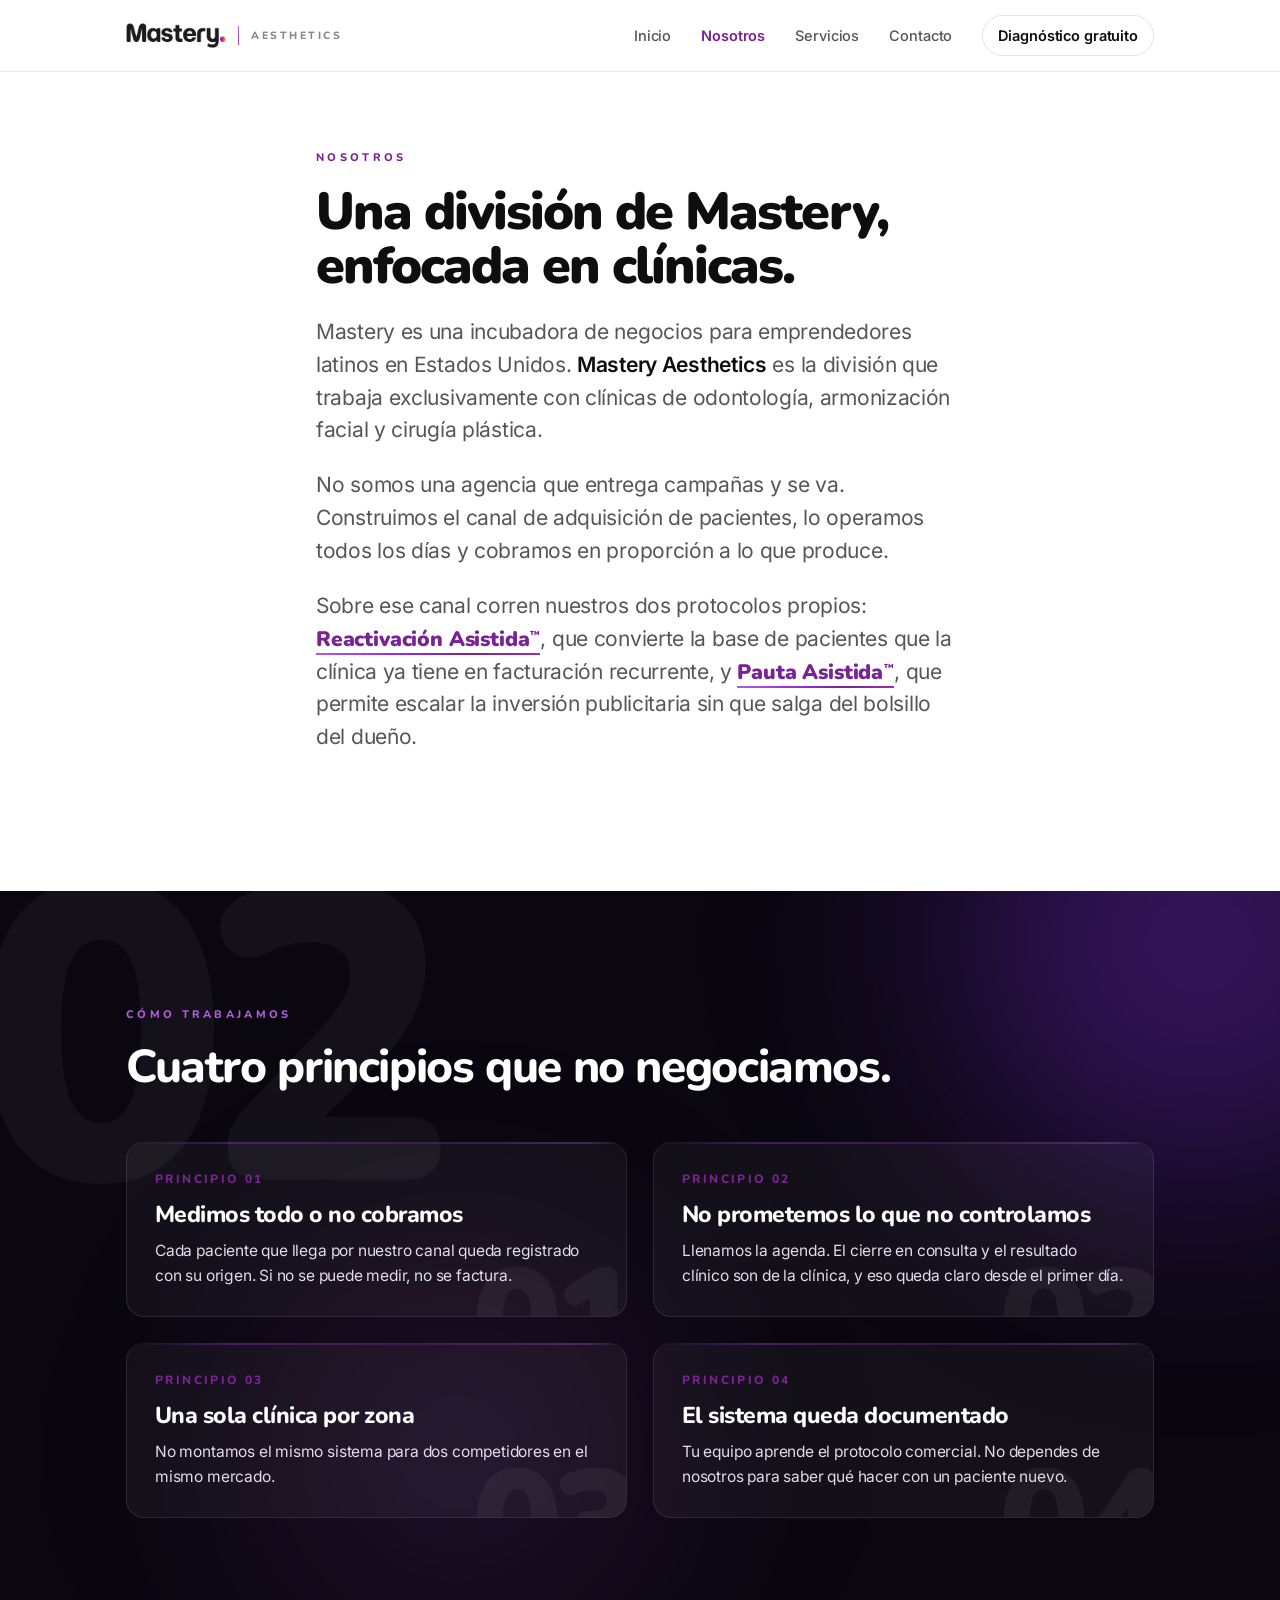
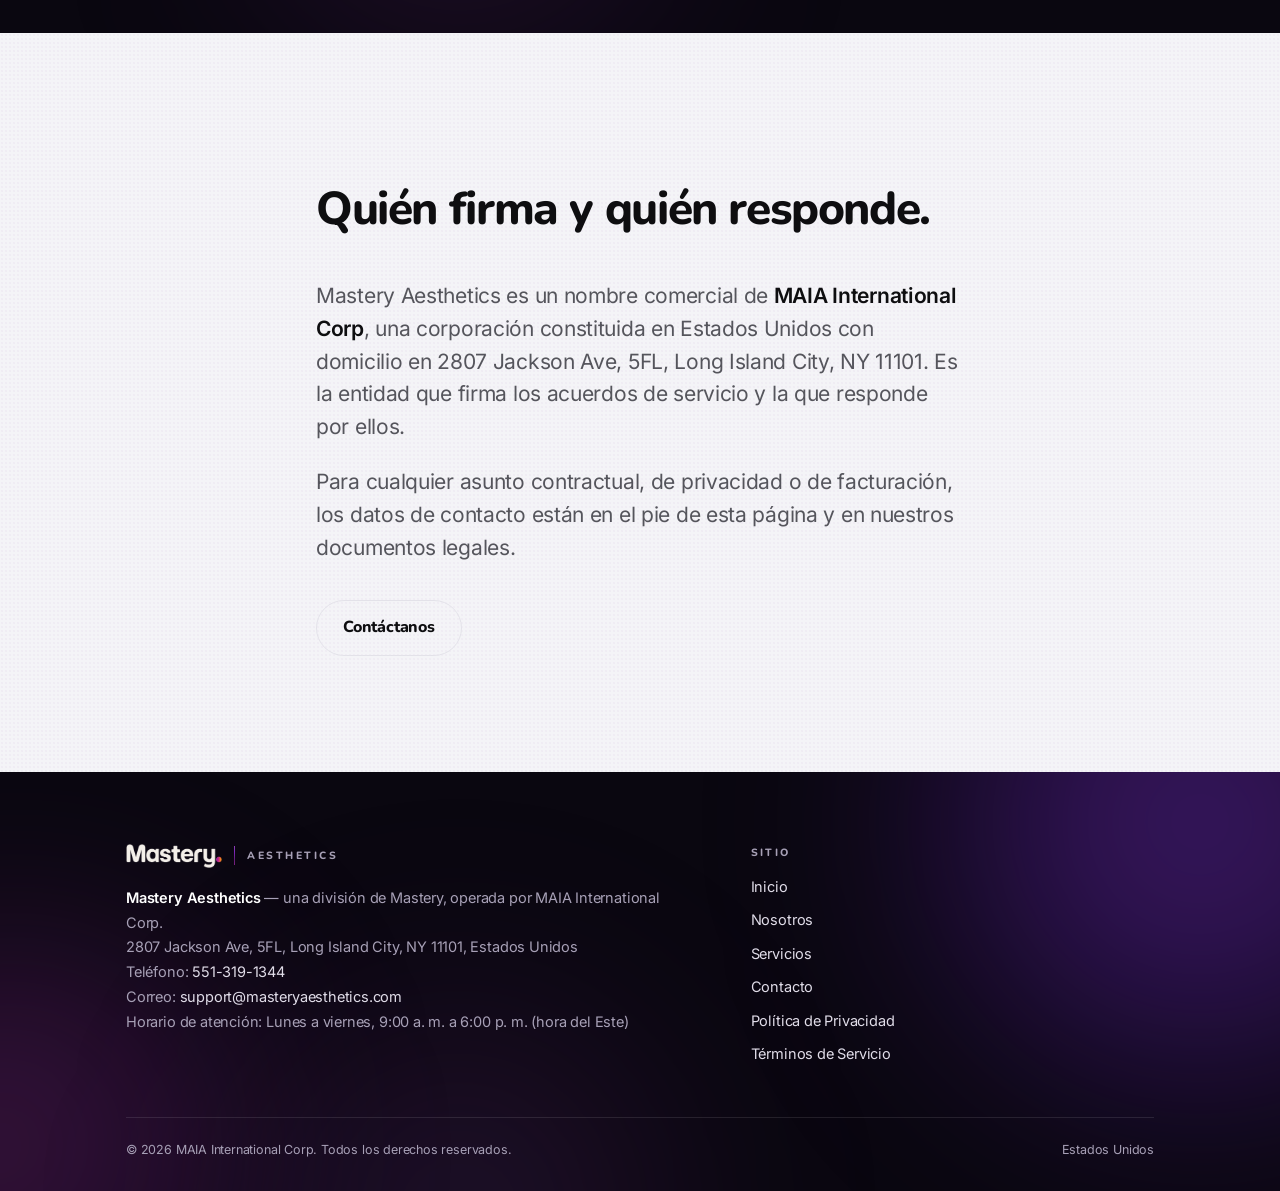
<file: about.html>
<!doctype html>
<html lang="es">
<head>
<meta charset="utf-8">
<meta name="viewport" content="width=device-width,initial-scale=1">
<title>Nosotros — Mastery Aesthetics</title>
<meta name="description" content="Mastery Aesthetics es la división de estética de Mastery, incubadora de negocios para emprendedores latinos en Estados Unidos. Operada por MAIA International Corp.">
<link rel="stylesheet" href="style.css">
<script>document.documentElement.className='anim';</script>
<!-- Meta Pixel -->
<script>
!function(f,b,e,v,n,t,s){if(f.fbq)return;n=f.fbq=function(){n.callMethod?
n.callMethod.apply(n,arguments):n.queue.push(arguments)};if(!f._fbq)f._fbq=n;
n.push=n;n.loaded=!0;n.version='2.0';n.queue=[];t=b.createElement(e);t.async=!0;
t.src=v;s=b.getElementsByTagName(e)[0];s.parentNode.insertBefore(t,s)}(window,
document,'script','https://connect.facebook.net/en_US/fbevents.js');
fbq('init', '1086369954259982');
fbq('track', 'PageView');
</script>
<noscript><img height="1" width="1" style="display:none" alt=""
src="https://www.facebook.com/tr?id=1086369954259982&ev=PageView&noscript=1"></noscript>
<!-- End Meta Pixel -->
</head>
<body>

<header class="top">
  <div class="wrap">
    <a href="index.html" class="lock" style="text-decoration:none">
      <img src="logo-light.png" alt="Mastery">
      <span class="div"></span>
      <span class="sub">Aesthetics</span>
    </a>
    <nav class="nav">
      <a href="index.html">Inicio</a><a href="about.html" class="on">Nosotros</a><a href="services.html">Servicios</a><a href="contact.html">Contacto</a>
      <a href="contact.html" class="cta-mini">Diagnóstico gratuito</a>
    </nav>
  </div>
</header>

<section class="s s-light" style="padding-top:clamp(48px,6vw,80px)">
  <div class="wrap narrow">
    <p class="eyebrow">Nosotros</p>
    <h1 style="font-size:clamp(32px,4.6vw,52px)">Una división de Mastery, enfocada en clínicas.</h1>
    <p class="lead" style="margin-top:24px">Mastery es una incubadora de negocios para emprendedores latinos en Estados Unidos. <b>Mastery Aesthetics</b> es la división que trabaja exclusivamente con clínicas de odontología, armonización facial y cirugía plástica.</p>
    <p class="lead">No somos una agencia que entrega campañas y se va. Construimos el canal de adquisición de pacientes, lo operamos todos los días y cobramos en proporción a lo que produce.</p>
    <p class="lead">Sobre ese canal corren nuestros dos protocolos propios: <span class="nm">Reactivación Asistida<sup>&#8482;</sup></span>, que convierte la base de pacientes que la clínica ya tiene en facturación recurrente, y <span class="nm">Pauta Asistida<sup>&#8482;</sup></span>, que permite escalar la inversión publicitaria sin que salga del bolsillo del dueño.</p>
  </div>
</section>

<section class="s s-dark">
  <div class="orb orb-a"></div>
  <div class="orb orb-c"></div>
  <span class="bignum tl">02</span>
  <div class="wrap">
    <p class="eyebrow">Cómo trabajamos</p>
    <h2>Cuatro principios que no negociamos.</h2>
    <div class="cards c2" style="margin-top:clamp(32px,4vw,50px)">
      <div class="card">
        <span class="n">Principio 01</span>
        <h3>Medimos todo o no cobramos</h3>
        <p>Cada paciente que llega por nuestro canal queda registrado con su origen. Si no se puede medir, no se factura.</p>
      </div>
      <div class="card">
        <span class="n">Principio 02</span>
        <h3>No prometemos lo que no controlamos</h3>
        <p>Llenamos la agenda. El cierre en consulta y el resultado clínico son de la clínica, y eso queda claro desde el primer día.</p>
      </div>
      <div class="card">
        <span class="n">Principio 03</span>
        <h3>Una sola clínica por zona</h3>
        <p>No montamos el mismo sistema para dos competidores en el mismo mercado.</p>
      </div>
      <div class="card">
        <span class="n">Principio 04</span>
        <h3>El sistema queda documentado</h3>
        <p>Tu equipo aprende el protocolo comercial. No dependes de nosotros para saber qué hacer con un paciente nuevo.</p>
      </div>
    </div>
  </div>
</section>

<section class="s s-gray">
  <div class="wrap narrow">
    <p class="eyebrow">La empresa</p>
    <h2>Quién firma y quién responde.</h2>
    <p class="lead" style="margin-top:22px">Mastery Aesthetics es un nombre comercial de <b>MAIA International Corp</b>, una corporación constituida en Estados Unidos con domicilio en 2807 Jackson Ave, 5FL, Long Island City, NY 11101. Es la entidad que firma los acuerdos de servicio y la que responde por ellos.</p>
    <p class="lead">Para cualquier asunto contractual, de privacidad o de facturación, los datos de contacto están en el pie de esta página y en nuestros documentos legales.</p>
    <a href="contact.html" class="btn btn-ghost" style="margin-top:14px">Contáctanos</a>
  </div>
</section>

<footer class="foot">
  <div class="orb orb-a"></div>
  <div class="orb orb-b"></div>
  <div class="orb orb-c"></div>
  <div class="wrap">
    <div class="fgrid">
      <div>
        <span class="lock">
          <img src="logo-dark.png" alt="Mastery">
          <span class="div"></span>
          <span class="sub">Aesthetics</span>
        </span>
        <p>
          <strong>Mastery Aesthetics</strong> — una división de Mastery, operada por MAIA International Corp.<br>
          2807 Jackson Ave, 5FL, Long Island City, NY 11101, Estados Unidos<br>
          Teléfono: <a href="tel:+15513191344">551-319-1344</a><br>
          Correo: <a href="mailto:support@masteryaesthetics.com">support@masteryaesthetics.com</a><br>
          Horario de atención: Lunes a viernes, 9:00 a.&nbsp;m. a 6:00 p.&nbsp;m. (hora del Este)
        </p>
      </div>
      <div class="fnav">
        <span class="t">Sitio</span>
        <a href="index.html">Inicio</a>
        <a href="about.html">Nosotros</a>
        <a href="services.html">Servicios</a>
        <a href="contact.html">Contacto</a>
        <a href="privacy-policy.html">Política de Privacidad</a>
        <a href="terms-of-service.html">Términos de Servicio</a>
      </div>
    </div>
    <div class="bar">
      <span>&copy; 2026 MAIA International Corp. Todos los derechos reservados.</span>
      <span>Estados Unidos</span>
    </div>
  </div>
</footer>

<script>
(function(){
  var reduce = matchMedia('(prefers-reduced-motion: reduce)').matches;

  /* 1 — header condensado tras el primer scroll */
  var top = document.querySelector('.top');
  function onScroll(){ top.classList.toggle('is-stuck', scrollY > 40); }
  addEventListener('scroll', onScroll, {passive:true}); onScroll();

  if (reduce) { document.documentElement.classList.remove('anim'); return; }

  /* 2 — entrada escalonada. El mismo selector vive en _base.css (bloque RV). */
  var RV = '.s>.wrap>p, .s>.wrap>h2, .s>.wrap>ul, .s>.wrap>.chips,'
         + '.s>.wrap>.btn, .s>.wrap>.vs, .s>.wrap>.money,'
         + '.s .cards>.card, .tl-item';
  var io = new IntersectionObserver(function(es){
    es.forEach(function(e){
      if (!e.isIntersecting) return;
      var sibs = Array.prototype.filter.call(e.target.parentElement.children,
                 function(n){ return n.matches(RV); });
      e.target.style.transitionDelay = Math.min(sibs.indexOf(e.target), 5) * 70 + 'ms';
      e.target.classList.add('in');
      io.unobserve(e.target);
    });
  }, {rootMargin:'0px 0px -8% 0px', threshold:.08});
  document.querySelectorAll(RV).forEach(function(n){ io.observe(n); });

  /* 3 — luz que sigue el cursor dentro de las tarjetas */
  document.querySelectorAll('.card, .consent, .fcard').forEach(function(c){
    c.addEventListener('pointermove', function(ev){
      var r = c.getBoundingClientRect();
      c.style.setProperty('--mx', (ev.clientX - r.left) + 'px');
      c.style.setProperty('--my', (ev.clientY - r.top) + 'px');
      c.style.setProperty('--lit', '1');
    });
    c.addEventListener('pointerleave', function(){ c.style.setProperty('--lit', '0'); });
  });

  /* 4 — parallax del numeral de fondo */
  var nums = [].slice.call(document.querySelectorAll('.bignum'));
  if (nums.length) {
    var tick = false;
    addEventListener('scroll', function(){
      if (tick) return; tick = true;
      requestAnimationFrame(function(){
        nums.forEach(function(n){
          var r = n.parentElement.getBoundingClientRect();
          var p = (r.top + r.height/2 - innerHeight/2) / innerHeight;
          n.style.transform = 'translate3d(0,' + (p * 56).toFixed(1) + 'px,0)';
        });
        tick = false;
      });
    }, {passive:true});
  }

  /* 5 — la línea del timeline se dibuja al bajar */
  var tl = document.querySelector('.tl:not(.bignum)');
  if (tl) {
    var tio = new IntersectionObserver(function(es){
      es.forEach(function(e){
        if (!e.isIntersecting) return;
        tl.classList.add('drawn');
        tl.querySelectorAll('.tl-item').forEach(function(it,i){
          setTimeout(function(){ it.classList.add('lit'); }, 160 + i*200);
        });
        tio.disconnect();
      });
    }, {threshold:.18});
    tio.observe(tl);
  }

  /* 6 — desplazamiento suave a anclas internas */
  document.querySelectorAll('a[href^="#"]').forEach(function(a){
    a.addEventListener('click', function(ev){
      var t = document.querySelector(a.getAttribute('href'));
      if (!t) return;
      ev.preventDefault();
      scrollTo({top: t.getBoundingClientRect().top + scrollY - 76, behavior:'smooth'});
    });
  });
})();
</script>

</body>
</html>
</file>
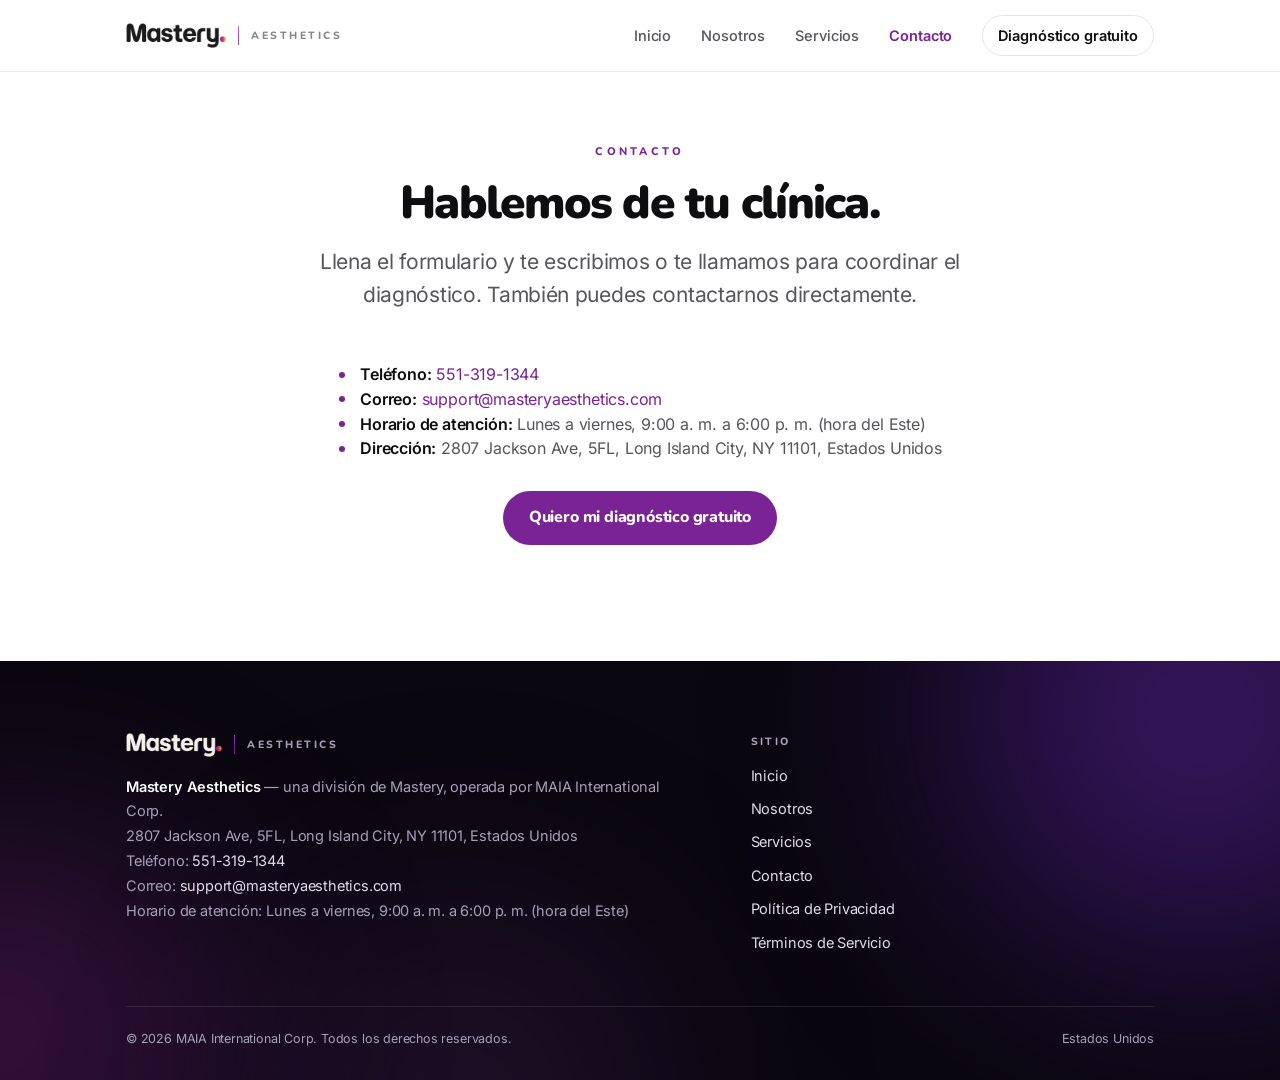
<file: contact.html>
<!doctype html>
<html lang="es">
<head>
<meta charset="utf-8">
<meta name="viewport" content="width=device-width,initial-scale=1">
<title>Contacto — Mastery Aesthetics</title>
<meta name="description" content="Solicita tu diagnóstico de crecimiento gratuito o contacta a Mastery Aesthetics por teléfono o correo.">
<link rel="stylesheet" href="style.css">
<script>document.documentElement.className='anim';</script>
<!-- Meta Pixel -->
<script>
!function(f,b,e,v,n,t,s){if(f.fbq)return;n=f.fbq=function(){n.callMethod?
n.callMethod.apply(n,arguments):n.queue.push(arguments)};if(!f._fbq)f._fbq=n;
n.push=n;n.loaded=!0;n.version='2.0';n.queue=[];t=b.createElement(e);t.async=!0;
t.src=v;s=b.getElementsByTagName(e)[0];s.parentNode.insertBefore(t,s)}(window,
document,'script','https://connect.facebook.net/en_US/fbevents.js');
fbq('init', '1086369954259982');
fbq('track', 'PageView');
</script>
<noscript><img height="1" width="1" style="display:none" alt=""
src="https://www.facebook.com/tr?id=1086369954259982&ev=PageView&noscript=1"></noscript>
<!-- End Meta Pixel -->
<style>
  /* Versión emergente: el hero va centrado y el formulario de GHL se abre en una ventana (form-modal.js). */
  .hero .grid.grid-centered{grid-template-columns:1fr;justify-items:center}
  .grid-centered > div:first-child{display:flex;flex-direction:column;align-items:center;text-align:center;width:100%}
  .grid-centered h1{max-width:22ch;margin-inline:auto}
  .grid-centered .lead{margin-inline:auto}
  .grid-centered .beam{width:100%;margin-inline:auto}
  .grid-centered .chips{justify-content:center}
  .grid-centered .ul{display:inline-block;text-align:left}
  .hero-cta{display:inline-block;width:auto;margin-top:30px}
</style>
<script src="lead-pixel.js"></script>
</head>
<body>

<header class="top">
  <div class="wrap">
    <a href="index.html" class="lock" style="text-decoration:none">
      <img src="logo-light.png" alt="Mastery">
      <span class="div"></span>
      <span class="sub">Aesthetics</span>
    </a>
    <nav class="nav">
      <a href="index.html">Inicio</a><a href="about.html">Nosotros</a><a href="services.html">Servicios</a><a href="contact.html" class="on">Contacto</a>
      <a href="contact.html" class="cta-mini">Diagnóstico gratuito</a>
    </nav>
  </div>
</header>

<section class="s s-light" style="padding-top:clamp(44px,5.5vw,72px)">
  <div class="wrap">
    <div class="hero" style="padding:0;background:transparent">
      <div class="grid grid-centered">
        <div>
          <p class="eyebrow">Contacto</p>
          <h1 style="font-size:clamp(30px,4.2vw,46px)">Hablemos de tu clínica.</h1>
          <p class="lead" style="margin-top:20px">Llena el formulario y te escribimos o te llamamos para coordinar el diagnóstico. También puedes contactarnos directamente.</p>
          <ul class="ul" style="margin-top:28px">
            <li><b>Teléfono:</b> <a href="tel:+15513191344">551-319-1344</a></li>
            <li><b>Correo:</b> <a href="mailto:support@masteryaesthetics.com">support@masteryaesthetics.com</a></li>
            <li><b>Horario de atención:</b> Lunes a viernes, 9:00 a.&nbsp;m. a 6:00 p.&nbsp;m. (hora del Este)</li>
            <li><b>Dirección:</b> 2807 Jackson Ave, 5FL, Long Island City, NY 11101, Estados Unidos</li>
          </ul>
          <a href="#diagnostico" class="btn hero-cta" data-open-form>Quiero mi diagnóstico gratuito</a>
        </div>

      </div>
    </div>
  </div>
</section>

<footer class="foot">
  <div class="orb orb-a"></div>
  <div class="orb orb-b"></div>
  <div class="orb orb-c"></div>
  <div class="wrap">
    <div class="fgrid">
      <div>
        <span class="lock">
          <img src="logo-dark.png" alt="Mastery">
          <span class="div"></span>
          <span class="sub">Aesthetics</span>
        </span>
        <p>
          <strong>Mastery Aesthetics</strong> — una división de Mastery, operada por MAIA International Corp.<br>
          2807 Jackson Ave, 5FL, Long Island City, NY 11101, Estados Unidos<br>
          Teléfono: <a href="tel:+15513191344">551-319-1344</a><br>
          Correo: <a href="mailto:support@masteryaesthetics.com">support@masteryaesthetics.com</a><br>
          Horario de atención: Lunes a viernes, 9:00 a.&nbsp;m. a 6:00 p.&nbsp;m. (hora del Este)
        </p>
      </div>
      <div class="fnav">
        <span class="t">Sitio</span>
        <a href="index.html">Inicio</a>
        <a href="about.html">Nosotros</a>
        <a href="services.html">Servicios</a>
        <a href="contact.html">Contacto</a>
        <a href="privacy-policy.html">Política de Privacidad</a>
        <a href="terms-of-service.html">Términos de Servicio</a>
      </div>
    </div>
    <div class="bar">
      <span>&copy; 2026 MAIA International Corp. Todos los derechos reservados.</span>
      <span>Estados Unidos</span>
    </div>
  </div>
</footer>

<script>
(function(){
  var reduce = matchMedia('(prefers-reduced-motion: reduce)').matches;

  /* 1 — header condensado tras el primer scroll */
  var top = document.querySelector('.top');
  function onScroll(){ top.classList.toggle('is-stuck', scrollY > 40); }
  addEventListener('scroll', onScroll, {passive:true}); onScroll();

  if (reduce) { document.documentElement.classList.remove('anim'); return; }

  /* 2 — entrada escalonada. El mismo selector vive en _base.css (bloque RV). */
  var RV = '.s>.wrap>p, .s>.wrap>h2, .s>.wrap>ul, .s>.wrap>.chips,'
         + '.s>.wrap>.btn, .s>.wrap>.vs, .s>.wrap>.money,'
         + '.s .cards>.card, .tl-item';
  var io = new IntersectionObserver(function(es){
    es.forEach(function(e){
      if (!e.isIntersecting) return;
      var sibs = Array.prototype.filter.call(e.target.parentElement.children,
                 function(n){ return n.matches(RV); });
      e.target.style.transitionDelay = Math.min(sibs.indexOf(e.target), 5) * 70 + 'ms';
      e.target.classList.add('in');
      io.unobserve(e.target);
    });
  }, {rootMargin:'0px 0px -8% 0px', threshold:.08});
  document.querySelectorAll(RV).forEach(function(n){ io.observe(n); });

  /* 3 — luz que sigue el cursor dentro de las tarjetas */
  document.querySelectorAll('.card, .consent, .fcard').forEach(function(c){
    c.addEventListener('pointermove', function(ev){
      var r = c.getBoundingClientRect();
      c.style.setProperty('--mx', (ev.clientX - r.left) + 'px');
      c.style.setProperty('--my', (ev.clientY - r.top) + 'px');
      c.style.setProperty('--lit', '1');
    });
    c.addEventListener('pointerleave', function(){ c.style.setProperty('--lit', '0'); });
  });

  /* 4 — parallax del numeral de fondo */
  var nums = [].slice.call(document.querySelectorAll('.bignum'));
  if (nums.length) {
    var tick = false;
    addEventListener('scroll', function(){
      if (tick) return; tick = true;
      requestAnimationFrame(function(){
        nums.forEach(function(n){
          var r = n.parentElement.getBoundingClientRect();
          var p = (r.top + r.height/2 - innerHeight/2) / innerHeight;
          n.style.transform = 'translate3d(0,' + (p * 56).toFixed(1) + 'px,0)';
        });
        tick = false;
      });
    }, {passive:true});
  }

  /* 5 — la línea del timeline se dibuja al bajar */
  var tl = document.querySelector('.tl:not(.bignum)');
  if (tl) {
    var tio = new IntersectionObserver(function(es){
      es.forEach(function(e){
        if (!e.isIntersecting) return;
        tl.classList.add('drawn');
        tl.querySelectorAll('.tl-item').forEach(function(it,i){
          setTimeout(function(){ it.classList.add('lit'); }, 160 + i*200);
        });
        tio.disconnect();
      });
    }, {threshold:.18});
    tio.observe(tl);
  }

  /* 6 — desplazamiento suave a anclas internas */
  document.querySelectorAll('a[href^="#"]').forEach(function(a){
    a.addEventListener('click', function(ev){
      var t = document.querySelector(a.getAttribute('href'));
      if (!t) return;
      ev.preventDefault();
      scrollTo({top: t.getBoundingClientRect().top + scrollY - 76, behavior:'smooth'});
    });
  });
})();
</script>

<script src="form-modal.js" data-origen="contacto"></script>
</body>
</html>
</file>
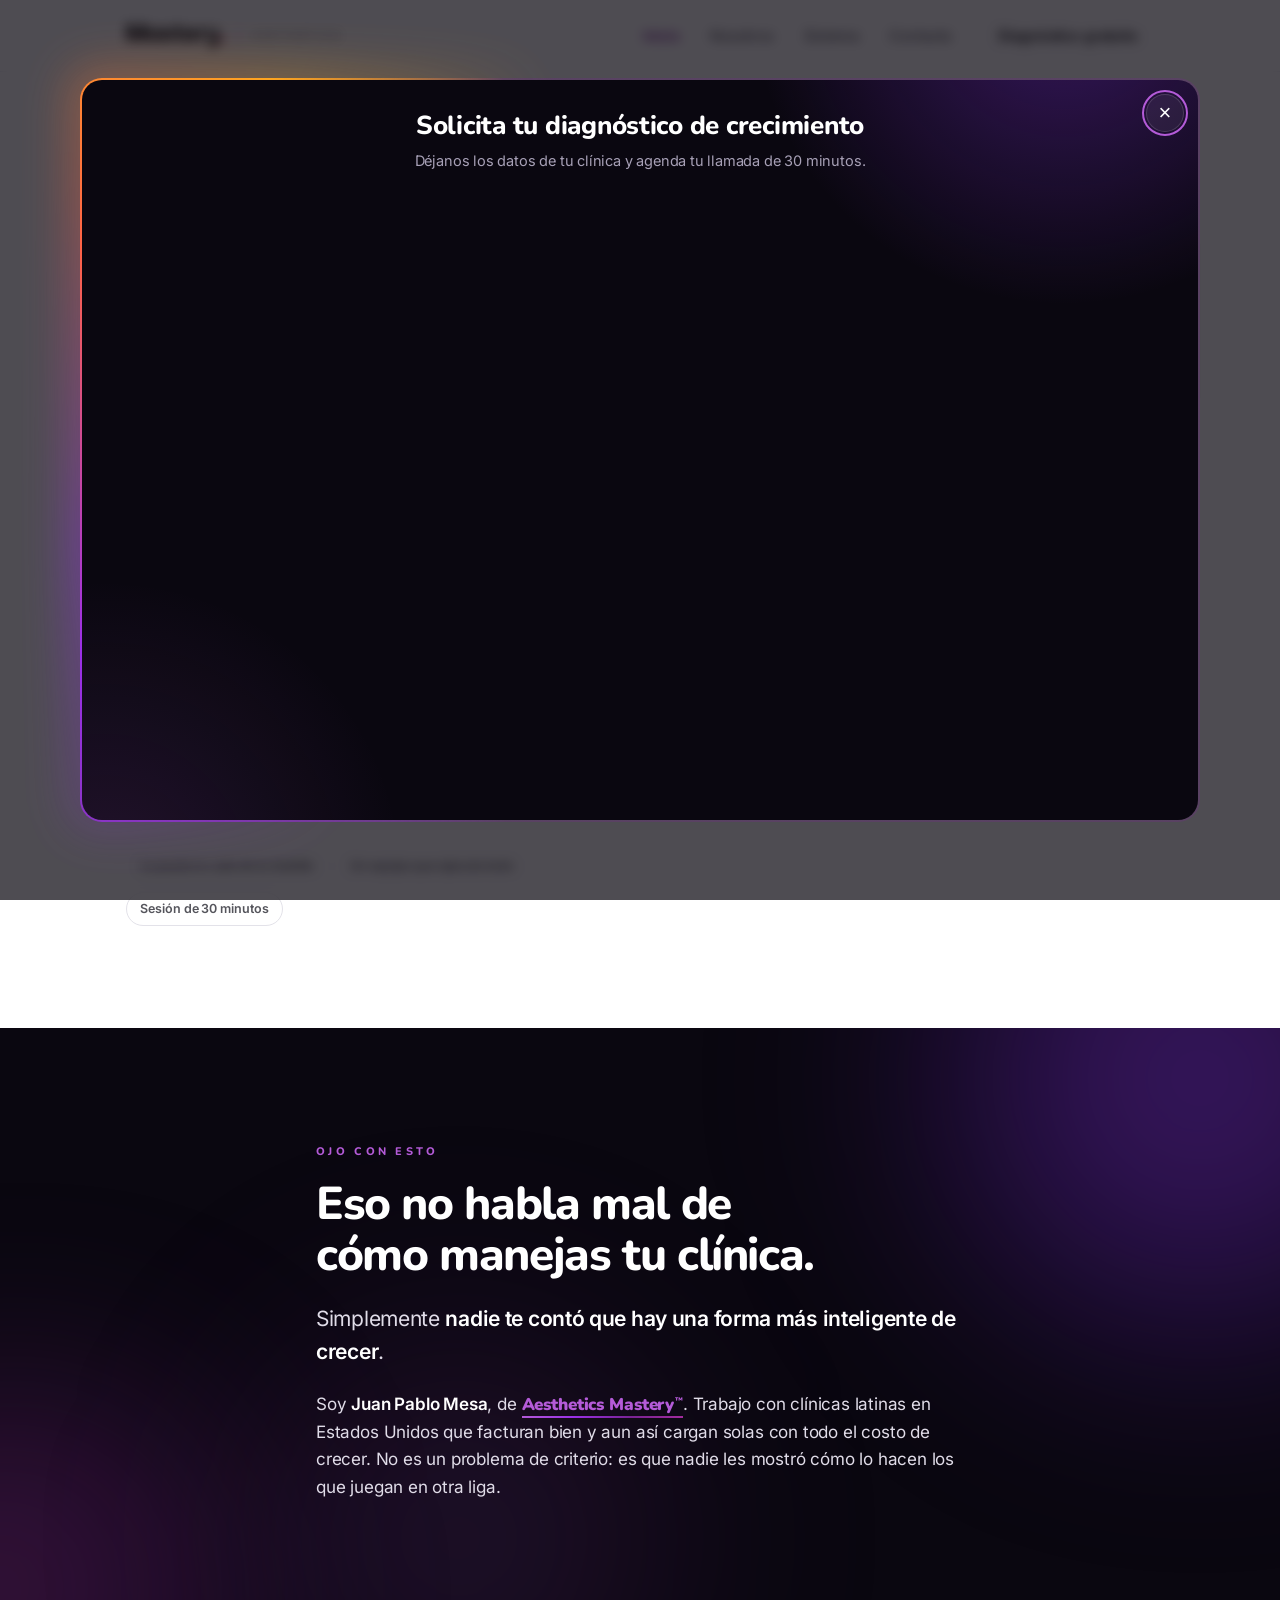
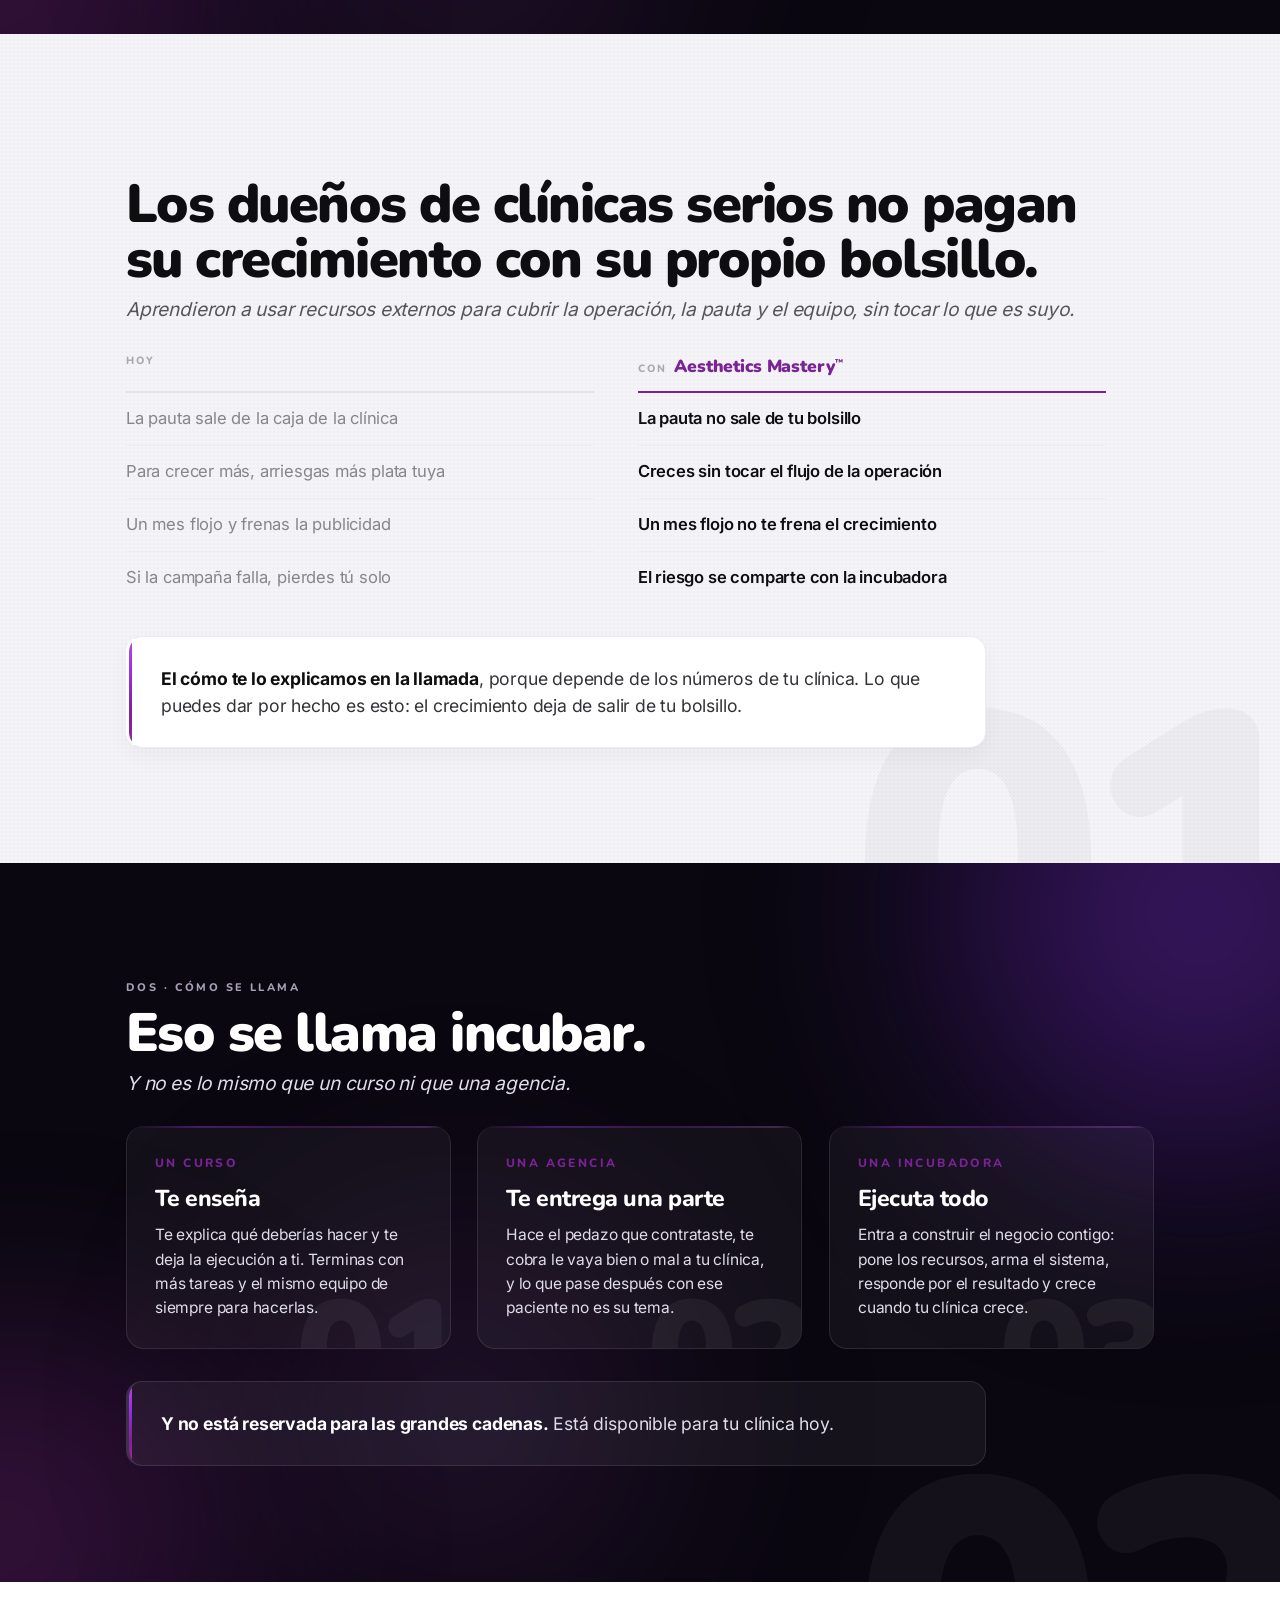
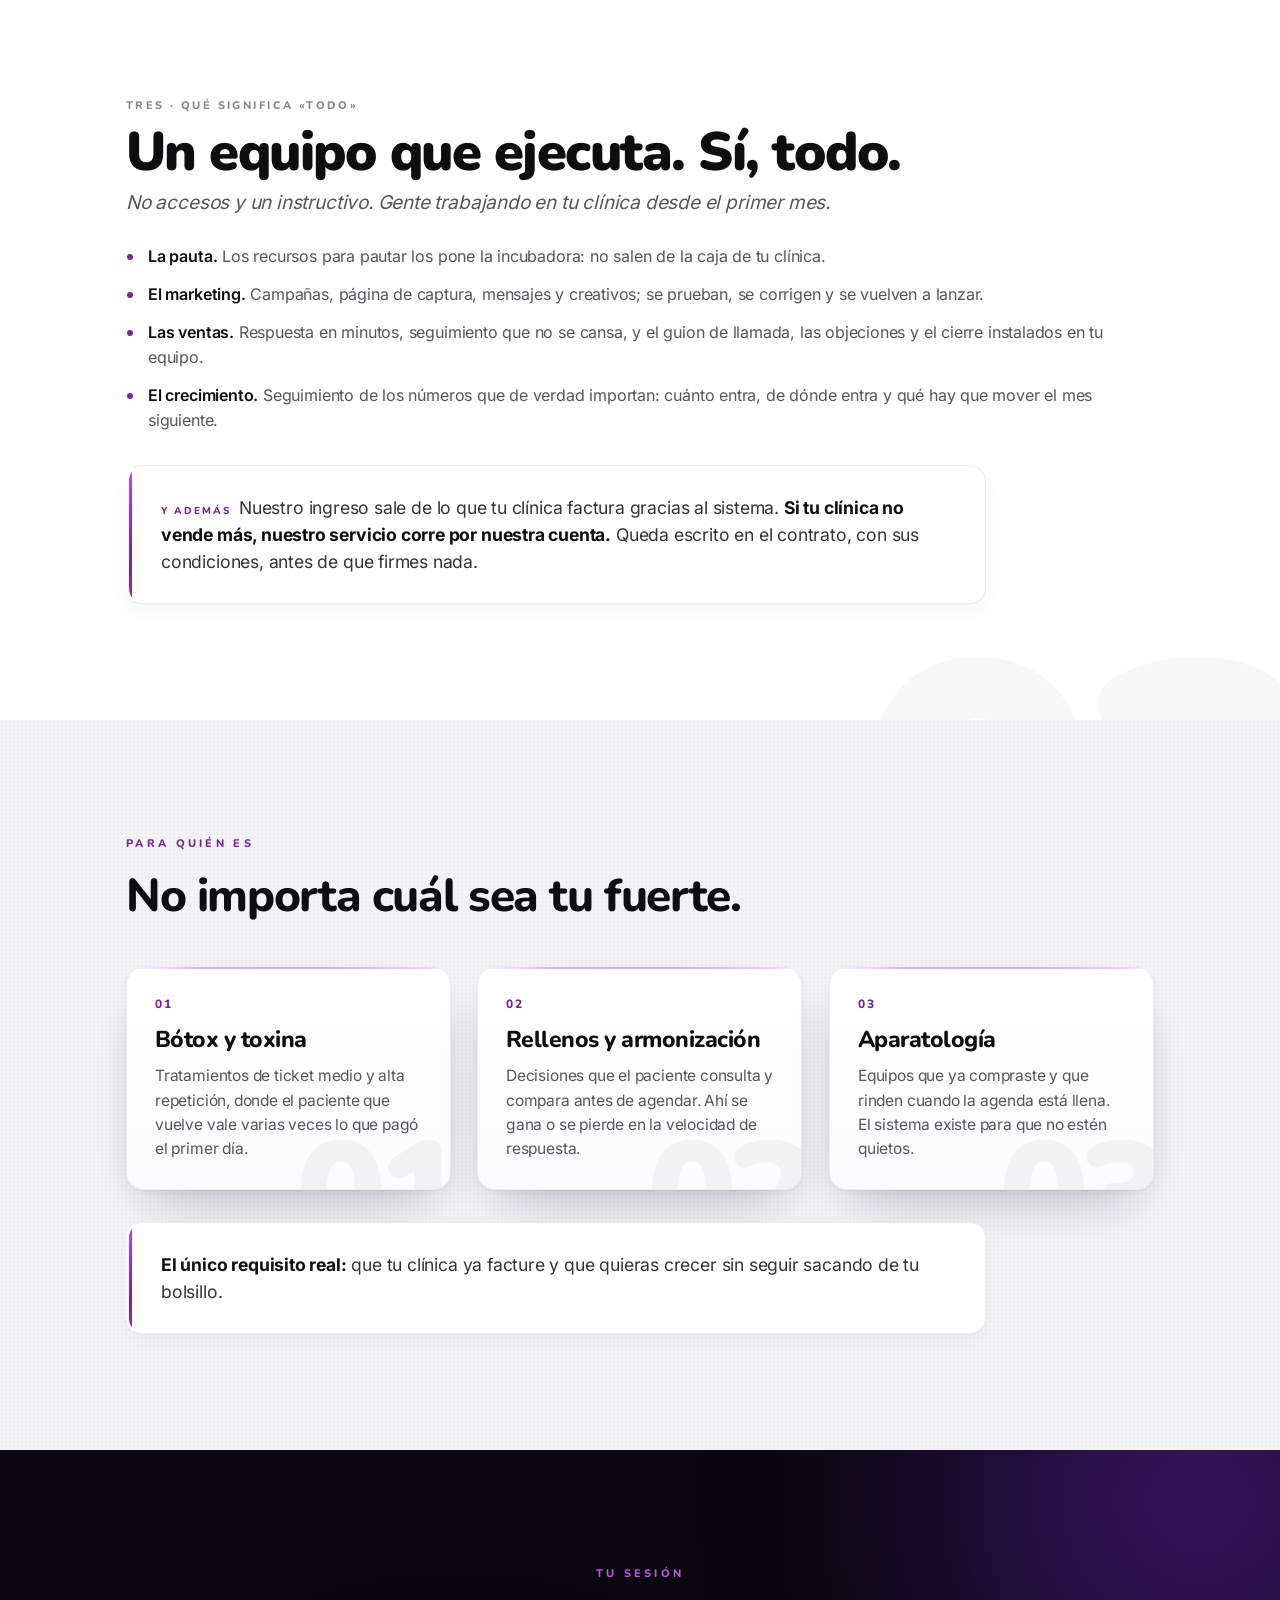
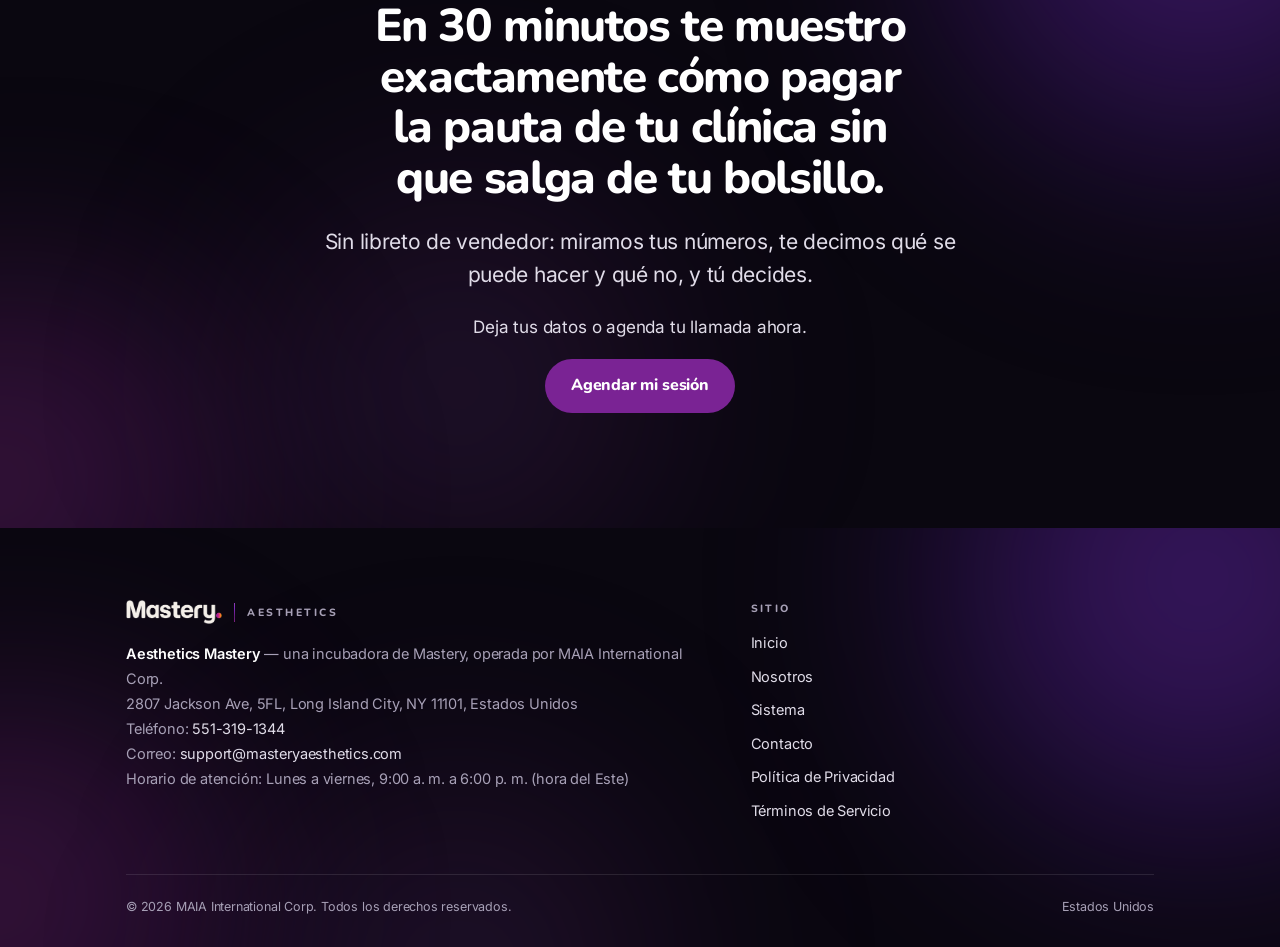
<file: pauta-paga.html>
<!doctype html>
<html lang="es">
<head>
<meta charset="utf-8">
<meta name="viewport" content="width=device-width,initial-scale=1">
<title>Aesthetics Mastery — Cómo pagar la pauta de tu clínica sin que salga de tu bolsillo</title>
<meta name="description" content="Somos Mastery Aesthetics, una incubadora que hace crecer clínicas latinas en Estados Unidos.">
<style>

@font-face{font-family:'Nunito';font-style:normal;font-weight:700;font-display:swap;src:url([data-uri]) format('woff2')}
@font-face{font-family:'Nunito';font-style:normal;font-weight:800;font-display:swap;src:url([data-uri]) format('woff2')}
@font-face{font-family:'Nunito';font-style:normal;font-weight:900;font-display:swap;src:url([data-uri]) format('woff2')}
@font-face{font-family:'Inter';font-style:normal;font-weight:400;font-display:swap;src:url([data-uri]) format('woff2')}
@font-face{font-family:'Inter';font-style:normal;font-weight:500;font-display:swap;src:url([data-uri]) format('woff2')}
@font-face{font-family:'Inter';font-style:normal;font-weight:600;font-display:swap;src:url([data-uri]) format('woff2')}
@font-face{font-family:'Inter';font-style:normal;font-weight:700;font-display:swap;src:url([data-uri]) format('woff2')}

/* ============ TOKENS ============ */
:root{
  --orchid:#7A2394;
  --orchid-hi:#9B30E8;
  --orchid-soft:#B45BD8;
  --amber:#FFA51F;
  --grad:linear-gradient(105deg,#B45BD8 0%,#9B30E8 32%,#7A2394 68%,#A32C9E 100%);

  --ink:#0E0E10;
  --ink-2:#333338;
  --ink-3:#55555C;
  --ink-4:#86868B;
  --ink-5:#A8A8AD;

  --rule:#E3E2E9;
  --rule-2:#ECECF2;
  --white:#FFFFFF;
  --smoke:#F4F4F7;

  --dark:#0A0710;
  --dark-ink:#FFFFFF;
  --dark-ink-2:#E0DCE8;
  --dark-ink-3:#A7A0B6;
  --dark-rule:rgba(255,255,255,.10);

  --maxw:1140px;
  --gut:clamp(20px,5vw,56px);
}

*{box-sizing:border-box;-webkit-font-smoothing:antialiased;-moz-osx-font-smoothing:grayscale}
html{scroll-behavior:smooth}
body{
  margin:0;background:var(--white);color:var(--ink-2);
  font-family:'Inter',-apple-system,BlinkMacSystemFont,'SF Pro Text',system-ui,sans-serif;
  font-size:17px;line-height:1.62;font-weight:400;letter-spacing:-.011em;
  overflow-x:hidden;
}
img{max-width:100%;display:block}
a{color:var(--orchid);text-decoration:none}
a:hover{text-decoration:underline}

/* ============ TYPE SCALE (editorial) ============ */
h1,h2,h3,h4{font-family:'Nunito','Inter',sans-serif;color:var(--ink);margin:0}
h1{font-weight:900;font-size:clamp(38px,6.1vw,70px);line-height:1.03;letter-spacing:-.038em;text-wrap:balance}
h2{font-weight:800;font-size:clamp(28px,4.1vw,46px);line-height:1.1;letter-spacing:-.03em;text-wrap:balance}
h3{font-weight:800;font-size:clamp(19px,2.1vw,23px);line-height:1.26;letter-spacing:-.022em}
h4{font-weight:800;font-size:16px;letter-spacing:-.015em}
p{margin:0 0 1.05em}
.lead{font-size:clamp(18px,2.1vw,21px);line-height:1.56;color:var(--ink-3);letter-spacing:-.014em}
.eyebrow{font-family:'Nunito',sans-serif;font-size:11px;font-weight:800;letter-spacing:.30em;
  text-transform:uppercase;color:var(--orchid);margin:0 0 18px}
strong,b{font-weight:600;color:var(--ink)}

/* ============ LAYOUT / SECTIONS ============ */
.wrap{max-width:var(--maxw);margin:0 auto;padding-inline:var(--gut)}
.narrow{max-width:760px}
section{position:relative;overflow:hidden}
.s{padding-block:clamp(64px,9vw,128px)}
.s-light{background:var(--white)}
.s-gray{background:var(--smoke)}
.s-gray::before{content:"";position:absolute;inset:0;pointer-events:none;opacity:.5;
  background-image:radial-gradient(rgba(122,35,148,.07) 1px,transparent 1px);background-size:4px 4px}

/* oscuro: casi negro con carga morada, sin aclararse */
.s-dark{background:var(--dark);color:var(--dark-ink-2)}
.s-dark h1,.s-dark h2,.s-dark h3,.s-dark h4{color:var(--dark-ink)}
.s-dark .lead{color:var(--dark-ink-2)}
.s-dark strong,.s-dark b{color:var(--dark-ink)}
.s-dark .eyebrow{color:var(--orchid-soft)}
.s-dark a:not(.btn):not(.btn-ghost){color:var(--orchid-soft)}
.s-dark a.btn{color:#fff}
.orb{position:absolute;border-radius:50%;filter:blur(96px);pointer-events:none;z-index:0}
.orb-a{width:620px;height:620px;right:-230px;top:-260px;
  background:radial-gradient(circle,rgba(123,47,209,.50),rgba(74,23,137,.30) 58%,transparent 76%)}
.orb-b{width:500px;height:500px;left:-220px;bottom:-240px;
  background:radial-gradient(circle at 40% 40%,rgba(163,44,158,.34),rgba(122,35,148,.20) 55%,transparent 75%)}
.s-dark .wrap{position:relative;z-index:1}

/* numeral gigante de fondo — recurso editorial */
.bignum{position:absolute;font-family:'Nunito',sans-serif;font-weight:900;
  font-size:clamp(220px,34vw,420px);line-height:.8;letter-spacing:-.06em;
  color:var(--ink);opacity:.035;pointer-events:none;user-select:none;z-index:0}
.s-dark .bignum{color:#fff;opacity:.045}
.bignum.br{right:-.06em;bottom:-.18em}
.bignum.tl{left:-.06em;top:-.16em}

/* ============ HEADER ============ */
.top{position:sticky;top:0;z-index:40;background:rgba(255,255,255,.86);
  backdrop-filter:saturate(180%) blur(18px);border-bottom:1px solid var(--rule-2)}
.top .wrap{display:flex;align-items:center;justify-content:space-between;gap:20px;
  padding-block:15px;max-width:var(--maxw)}
.lock{display:flex;align-items:center;gap:12px;flex:none}
.lock img{height:25px;width:auto}
.lock .div{width:1px;height:19px;background:var(--grad);opacity:.8;flex:none}
.lock .sub{font-family:'Nunito',sans-serif;font-size:10.5px;font-weight:800;letter-spacing:.24em;
  text-transform:uppercase;color:var(--ink-4);white-space:nowrap}
.nav{display:flex;align-items:center;gap:clamp(14px,2.4vw,30px)}
.nav a{font-size:14.5px;font-weight:500;color:var(--ink-3);text-decoration:none;letter-spacing:-.008em}
.nav a:hover{color:var(--ink)}
.nav a.on{color:var(--orchid);font-weight:600}
@media (max-width:720px){.nav a{font-size:13.5px}.lock .sub{letter-spacing:.16em;font-size:9.5px}}
@media (max-width:460px){.nav a:not(.cta-mini){display:none}}
.cta-mini{border:1px solid var(--rule);border-radius:100px;padding:8px 15px!important;
  font-weight:600!important;color:var(--ink)!important}
.cta-mini:hover{border-color:var(--orchid);color:var(--orchid)!important;text-decoration:none!important}

/* ============ HERO (único con haz de luz) ============ */
.hero{padding-block:clamp(52px,8vw,104px) clamp(56px,8vw,110px);background:var(--white)}
.hero .grid{display:grid;grid-template-columns:minmax(0,1.08fr) minmax(0,.92fr);
  gap:clamp(32px,5vw,70px);align-items:start}
@media (max-width:940px){.hero .grid{grid-template-columns:1fr;gap:38px}}
.hero h1{max-width:17ch}
.hero .lead{max-width:50ch;margin-top:20px}
.beam{position:relative;height:1px;background:var(--rule);overflow:hidden;margin:30px 0 24px;max-width:420px}
.beam::after{content:"";position:absolute;top:0;left:0;height:100%;width:34%;
  background:linear-gradient(90deg,transparent,rgba(122,35,148,.85),transparent);
  animation:trX 7s cubic-bezier(.5,0,.5,1) infinite}
@keyframes trX{0%{transform:translateX(-130%);opacity:0}8%{opacity:1}48%{opacity:1}
  56%{transform:translateX(340%);opacity:0}100%{transform:translateX(340%);opacity:0}}
.chips{display:flex;flex-wrap:wrap;gap:8px}
.chip{font-size:12.5px;font-weight:600;color:var(--ink-3);border:1px solid var(--rule);
  border-radius:100px;padding:6px 13px;letter-spacing:-.005em}

/* ============ FORM CARD ============ */
.fcard{background:var(--white);border:1px solid var(--rule);border-radius:20px;
  padding:clamp(22px,3vw,30px);box-shadow:0 1px 1px rgba(34,24,52,.030),0 10px 26px rgba(34,24,52,.042)}
.fcard h3{margin-bottom:7px}
.fcard .sub{font-size:14.5px;color:var(--ink-4);margin:0 0 20px}
.f{display:grid;gap:14px}
.fld{display:grid;gap:6px}
.fld label{font-size:12.5px;font-weight:600;color:var(--ink-3);letter-spacing:-.004em}
.fld input,.fld select,.fld textarea{font:inherit;font-size:15.5px;color:var(--ink);background:var(--smoke);
  border:1px solid transparent;border-radius:11px;padding:11px 13px;width:100%;transition:.2s}
.fld input:focus,.fld select:focus,.fld textarea:focus{outline:none;background:var(--white);
  border-color:var(--orchid);box-shadow:0 0 0 3px rgba(122,35,148,.11)}
.fld textarea{resize:vertical;min-height:84px}
.g2{display:grid;grid-template-columns:1fr 1fr;gap:14px}
@media (max-width:520px){.g2{grid-template-columns:1fr}}

/* bloque de consentimiento — zona sellada */
.consent{display:grid;grid-template-columns:auto 1fr;gap:10px;align-items:start;
  background:var(--smoke);border-radius:12px;padding:13px 14px}
.consent input[type=checkbox]{width:17px;height:17px;margin:2px 0 0;accent-color:var(--orchid);flex:none;cursor:pointer}
.consent p{margin:0;font-size:12.4px;line-height:1.5;color:var(--ink-3);letter-spacing:-.003em}
.finenote{font-size:12.4px;line-height:1.5;color:var(--ink-4);margin:2px 0 0}
.btn{display:inline-flex;align-items:center;justify-content:center;gap:8px;
  font-family:'Nunito',sans-serif;font-size:16px;font-weight:800;letter-spacing:-.012em;
  background:var(--orchid);color:#fff;border:0;border-radius:100px;padding:14px 26px;
  cursor:pointer;transition:.24s;text-decoration:none;width:100%}
.btn:hover{background:#651C7C;text-decoration:none;color:#fff}
.btn-ghost{background:transparent;color:var(--ink);border:1px solid var(--rule);width:auto}
.btn-ghost:hover{background:var(--smoke);color:var(--ink);border-color:var(--ink-5)}
.s-dark .btn-ghost{color:var(--dark-ink);border-color:var(--dark-rule)}
.s-dark .btn-ghost:hover{background:rgba(255,255,255,.06);color:var(--dark-ink)}

/* ============ CARDS (solo en secciones de estructura) ============ */
.cards{display:grid;grid-template-columns:repeat(3,minmax(0,1fr));gap:clamp(16px,2.4vw,26px)}
.cards.c2{grid-template-columns:repeat(2,minmax(0,1fr))}
@media (max-width:860px){.cards,.cards.c2{grid-template-columns:1fr}}
.card{padding:clamp(22px,2.6vw,28px);border:1px solid var(--rule);border-radius:18px;background:var(--white)}
.card h3{margin-bottom:9px}
.card p{margin:0;font-size:15.5px;color:var(--ink-3);line-height:1.56}
.card .n{font-family:'Nunito',sans-serif;font-size:12px;font-weight:800;letter-spacing:.2em;
  text-transform:uppercase;color:var(--orchid);display:block;margin-bottom:12px}
.s-dark .card{background:rgba(255,255,255,.045);border-color:var(--dark-rule)}
.s-dark .card p{color:var(--dark-ink-2)}

/* ============ TIMELINE VERTICAL ============ */
.tl{display:grid;gap:0;max-width:820px}
.tl-item{position:relative;display:grid;grid-template-columns:auto 1fr;gap:clamp(18px,2.6vw,30px);
  padding-bottom:clamp(26px,3.4vw,38px)}
.tl-item:last-child{padding-bottom:0}
.tl-dot{position:relative;width:38px;height:38px;border-radius:50%;flex:none;
  display:grid;place-items:center;background:var(--grad);
  font-family:'Nunito',sans-serif;font-size:14px;font-weight:900;color:#fff}
.tl-item:not(:last-child) .tl-dot::after{content:"";position:absolute;top:44px;left:50%;
  transform:translateX(-50%);width:1px;height:calc(100% + clamp(26px,3.4vw,38px) - 44px);
  background:linear-gradient(180deg,rgba(122,35,148,.45),rgba(122,35,148,.08))}
.s-dark .tl-item:not(:last-child) .tl-dot::after{
  background:linear-gradient(180deg,rgba(180,91,216,.55),rgba(180,91,216,.07))}
.tl-body h3{margin-bottom:7px}
.tl-body p{margin:0;font-size:15.5px;color:var(--ink-3)}
.s-dark .tl-body p{color:var(--dark-ink-2)}

/* ============ LISTA SIMPLE ============ */
.ul{list-style:none;margin:0;padding:0;display:grid;gap:13px}
.ul li{position:relative;padding-left:22px;font-size:16px;color:var(--ink-3);line-height:1.56}
.ul li::before{content:"";position:absolute;left:1px;top:.62em;width:6px;height:6px;
  border-radius:50%;background:var(--orchid)}
.s-dark .ul li{color:var(--dark-ink-2)}
.ul li b{color:var(--ink);font-weight:600}
.s-dark .ul li b{color:var(--dark-ink)}

/* ============ LEGAL ============ */
.legal{max-width:800px}
.legal h2{margin-bottom:10px}
.legal .meta{font-size:13.5px;color:var(--ink-4);margin:0 0 34px;padding-bottom:18px;
  border-bottom:1px solid var(--rule)}
.legal h3{font-size:18px;margin:34px 0 10px}
.legal p,.legal li{font-size:16px;color:var(--ink-3);line-height:1.66}
.legal ul{padding-left:20px;margin:0 0 1.05em}
.legal li{margin-bottom:7px}
.legal .reg{background:var(--smoke);border-left:3px solid var(--orchid);border-radius:0 10px 10px 0;
  padding:14px 16px;margin:18px 0;font-size:14.5px;color:var(--ink-3)}
.legal .reg em{display:block;margin-top:9px;font-size:13.5px;color:var(--ink-4)}

/* ============ PENDIENTES ============ */
.pend{color:var(--orchid);font-weight:600;background:rgba(122,35,148,.08);
  border-radius:5px;padding:1px 6px;font-size:.93em;white-space:nowrap}

/* ============ FOOTER ============ */
.foot{background:var(--dark);color:var(--dark-ink-3);padding-block:clamp(48px,6vw,72px) 30px;
  position:relative;overflow:hidden}
.foot .wrap{position:relative;z-index:1}
.foot .fgrid{display:grid;grid-template-columns:minmax(0,1.4fr) minmax(0,1fr);gap:clamp(28px,5vw,60px)}
@media (max-width:760px){.foot .fgrid{grid-template-columns:1fr;gap:30px}}
.foot .lock img{height:24px}
.foot .lock .sub{color:var(--dark-ink-3)}
.foot p{font-size:14.5px;line-height:1.72;margin:18px 0 0;color:var(--dark-ink-3)}
.foot strong{color:var(--dark-ink)}
.foot a{color:var(--dark-ink-2);text-decoration:none;font-size:14.5px}
.foot a:hover{color:var(--dark-ink);text-decoration:underline}
.foot .fnav{display:grid;gap:10px;align-content:start}
.foot .fnav .t{font-family:'Nunito',sans-serif;font-size:10.5px;font-weight:800;letter-spacing:.22em;
  text-transform:uppercase;color:var(--dark-ink-3);margin-bottom:4px}
.foot .bar{margin-top:clamp(34px,4.5vw,52px);padding-top:22px;border-top:1px solid var(--dark-rule);
  display:flex;flex-wrap:wrap;gap:10px 22px;justify-content:space-between;
  font-size:12.5px;color:var(--dark-ink-3)}



/* =========================================================
   MOVIMIENTO — todo desactivable con prefers-reduced-motion
   ========================================================= */

/* --- RV: entrada escalonada. Este selector debe seguir idéntico
       al de la constante RV del script en build.py. --- */
.anim :is(.s>.wrap>p, .s>.wrap>h2, .s>.wrap>ul, .s>.wrap>.chips,
          .s>.wrap>.btn, .s>.wrap>.vs, .s>.wrap>.money, .s .cards>.card, .tl-item){
  opacity:0;transform:translate3d(0,17px,0);will-change:opacity,transform;
  transition:opacity .66s cubic-bezier(.22,.61,.36,1),
             transform .66s cubic-bezier(.22,.61,.36,1)}
.anim :is(.s>.wrap>p, .s>.wrap>h2, .s>.wrap>ul, .s>.wrap>.chips,
          .s>.wrap>.btn, .s>.wrap>.vs, .s>.wrap>.money, .s .cards>.card, .tl-item).in{
  opacity:1;transform:none}

/* --- luz que sigue el cursor dentro de la tarjeta --- */
.card,.consent{position:relative;isolation:isolate;--lit:0;--mx:50%;--my:50%}
.card::before,.consent::before{content:"";position:absolute;inset:0;z-index:-1;
  border-radius:inherit;opacity:var(--lit);transition:opacity .4s ease;
  background:radial-gradient(260px circle at var(--mx) var(--my),
             rgba(122,35,148,.11),transparent 68%)}
/* borde de 1 px que solo se enciende donde está el cursor */
.card::after{content:"";position:absolute;inset:0;z-index:-1;border-radius:inherit;
  padding:1px;opacity:var(--lit);transition:opacity .4s ease;
  background:radial-gradient(220px circle at var(--mx) var(--my),
             rgba(122,35,148,.62),rgba(122,35,148,0) 70%);
  -webkit-mask:linear-gradient(#000 0 0) content-box,linear-gradient(#000 0 0);
  -webkit-mask-composite:xor;mask:linear-gradient(#000 0 0) content-box,linear-gradient(#000 0 0);
  mask-composite:exclude}
.s-dark .card::before{background:radial-gradient(260px circle at var(--mx) var(--my),
  rgba(180,91,216,.16),transparent 68%)}
.s-dark .card::after{background:radial-gradient(220px circle at var(--mx) var(--my),
  rgba(180,91,216,.72),rgba(180,91,216,0) 70%)}
.consent::before{background:radial-gradient(240px circle at var(--mx) var(--my),
  rgba(122,35,148,.065),transparent 70%)}

/* --- header: se condensa tras el primer scroll --- */
.top{transition:padding .3s ease,background .3s ease,box-shadow .3s ease,border-color .3s ease}
.top .wrap{transition:padding-block .3s cubic-bezier(.22,.61,.36,1)}
.top .lock img{transition:height .3s cubic-bezier(.22,.61,.36,1)}
.top.is-stuck{background:rgba(255,255,255,.76);border-bottom-color:var(--rule);
  box-shadow:0 1px 14px rgba(34,24,52,.040)}
.top.is-stuck .wrap{padding-block:9px}
.top.is-stuck .lock img{height:21px}

/* --- el numeral de fondo se desplaza más lento que el scroll --- */
.bignum{transition:transform .08s linear;will-change:transform}

/* --- la línea del timeline se dibuja al bajar --- */
.anim .tl:not(.bignum) .tl-item:not(:last-child) .tl-dot::after{
  transform:translateX(-50%) scaleY(0);transform-origin:top;
  transition:transform .8s cubic-bezier(.33,.9,.4,1)}
.anim .tl:not(.bignum).drawn .tl-item:not(:last-child) .tl-dot::after{
  transform:translateX(-50%) scaleY(1)}
.anim .tl:not(.bignum) .tl-dot{box-shadow:0 0 0 0 rgba(155,48,232,0);transition:box-shadow .7s ease}
.anim .tl:not(.bignum) .tl-item.lit .tl-dot{box-shadow:0 0 0 7px rgba(155,48,232,.13)}

/* --- orbe ámbar: calienta el oscuro sin leerse como amarillo --- */
.orb-c{width:560px;height:560px;left:14%;top:38%;
  background:radial-gradient(circle,rgba(180,91,216,.17),rgba(122,35,148,.09) 48%,transparent 72%)}



/* =========================================================
   TARJETA DEL FORMULARIO — único objeto oscuro de la primera
   pantalla. Los halos van en el propio fondo de la tarjeta,
   no en orbes aparte.
   ========================================================= */
.fcard{
  color-scheme:dark;
  background:
    radial-gradient(540px circle at 88% -12%, rgba(123,47,209,.46), transparent 58%),
    radial-gradient(440px circle at 2% 108%, rgba(180,91,216,.15), rgba(122,35,148,.07) 46%, transparent 68%),
    var(--dark);
  border:1px solid rgba(255,255,255,.09);
  box-shadow:0 2px 6px rgba(10,7,16,.20),0 22px 56px rgba(10,7,16,.26)}
.fcard h3{color:var(--dark-ink)}
.fcard .sub{color:var(--dark-ink-3)}
.fcard .fld label{color:var(--dark-ink-2)}
.fcard .fld input,.fcard .fld select,.fcard .fld textarea{
  background:rgba(255,255,255,.055);border-color:rgba(255,255,255,.10);color:var(--dark-ink)}
.fcard .fld input::placeholder,.fcard .fld textarea::placeholder{color:var(--dark-ink-3)}
.fcard .fld input:focus,.fcard .fld select:focus,.fcard .fld textarea:focus{
  background:rgba(255,255,255,.10);border-color:var(--orchid-soft);
  box-shadow:0 0 0 3px rgba(155,48,232,.22)}
/* el texto de consentimiento sube de contraste: tiene que seguir
   siendo cómodo de leer, también para la revisión de A2P */
.fcard .consent{background:rgba(255,255,255,.05);border:1px solid rgba(255,255,255,.07)}
.fcard .consent p{color:var(--dark-ink-2)}
.fcard .consent p b{color:var(--dark-ink)}
.fcard .consent::before{background:radial-gradient(240px circle at var(--mx) var(--my),
  rgba(180,91,216,.17),transparent 70%)}
.fcard .consent input[type=checkbox]{accent-color:var(--orchid-soft)}
.fcard .finenote{color:var(--dark-ink-3)}
.fcard .finenote a{color:var(--orchid-soft)}
.fcard .btn{background:var(--orchid-hi);color:#fff}
.fcard .btn:hover{background:#B45BD8;color:#fff}

/* =========================================================
   TARJETAS — filete degradado, numeral fantasma, dos sombras
   ========================================================= */
.cards .card{
  background:linear-gradient(180deg,var(--white) 0%,#FCFBFD 100%);
  border-color:var(--rule-2);overflow:hidden;
  box-shadow:0 1px 1px rgba(34,24,52,.028),0 9px 22px rgba(34,24,52,.040);
  transition:transform .32s cubic-bezier(.22,.61,.36,1),box-shadow .32s ease}
/* filete de 2 px cruzando el borde superior */
.cards .card>.edge{display:none}
.cards .card{position:relative}
.cards .card>*{position:relative;z-index:1}
.cards .card::before{content:"";position:absolute;inset:0;z-index:0;border-radius:inherit;
  opacity:var(--lit);transition:opacity .4s ease;
  background:radial-gradient(260px circle at var(--mx) var(--my),rgba(122,35,148,.11),transparent 68%)}
.cards .card::after{content:var(--gn,"");position:absolute;z-index:0;
  inset:auto -.05em -.46em auto;padding:0;mask:none;-webkit-mask:none;
  font-family:'Nunito',sans-serif;font-weight:900;font-size:150px;line-height:.8;
  letter-spacing:-.06em;color:var(--ink);opacity:.038;pointer-events:none;user-select:none;
  background:none;border-radius:0;transition:opacity .32s ease}
.cards .card:nth-child(1){--gn:"01"}
.cards .card:nth-child(2){--gn:"02"}
.cards .card:nth-child(3){--gn:"03"}
.cards .card:nth-child(4){--gn:"04"}
/* el filete va aparte, para no chocar con los pseudoelementos */
.cards .card{border-top:0}
.cards .card>.n::before{content:"";position:absolute;
  left:calc(-1 * clamp(22px,2.6vw,28px));right:calc(-1 * clamp(22px,2.6vw,28px));
  top:calc(-1 * clamp(22px,2.6vw,28px));height:2px;
  background:linear-gradient(90deg,rgba(180,91,216,.0),rgba(155,48,232,.42) 22%,
             rgba(122,35,148,.40) 58%,rgba(180,91,216,.34) 92%,rgba(180,91,216,0));
  transition:opacity .32s ease,filter .32s ease;opacity:.85}
.cards .card>.n{position:relative}
.cards .card:hover{transform:translateY(-3px);
  box-shadow:0 1px 2px rgba(34,24,52,.034),0 14px 32px rgba(34,24,52,.058)}
.cards .card:hover>.n::before{opacity:1;filter:saturate(1.25) brightness(1.08)}
.cards .card:hover::after{opacity:.055}
/* en oscuro el numeral y el fondo se invierten */
.s-dark .cards .card{background:rgba(255,255,255,.045);border-color:var(--dark-rule);
  box-shadow:none}
.s-dark .cards .card::after{color:#fff;opacity:.05}
.s-dark .cards .card:hover::after{opacity:.07}

/* =========================================================
   El borde de la tarjeta del formulario se enciende donde
   está el cursor — el mismo destello del foco de los campos,
   pero en el contorno de toda la tarjeta.
   ========================================================= */
.fcard{position:relative;isolation:isolate;--lit:0;--mx:50%;--my:50%;
  transition:box-shadow .45s ease}
.fcard>*{position:relative;z-index:1}
.fcard::after{content:"";position:absolute;inset:0;z-index:2;border-radius:inherit;
  padding:1px;pointer-events:none;opacity:var(--lit);transition:opacity .45s ease;
  background:radial-gradient(400px circle at var(--mx) var(--my),
             rgba(196,124,226,.92),rgba(155,48,232,.30) 40%,rgba(155,48,232,0) 70%);
  -webkit-mask:linear-gradient(#000 0 0) content-box,linear-gradient(#000 0 0);
  -webkit-mask-composite:xor;mask:linear-gradient(#000 0 0) content-box,linear-gradient(#000 0 0);
  mask-composite:exclude}
.fcard:hover{box-shadow:0 2px 6px rgba(10,7,16,.20),0 22px 56px rgba(10,7,16,.26),
  0 0 44px rgba(155,48,232,.17)}
/* los bloques de consentimiento llevan su propia luz, no la heredan de la tarjeta */
.fcard .consent{--lit:0;--mx:50%;--my:50%}

/* =========================================================
   PROTOCOLOS PROPIETARIOS — bloque comparativo Hoy / Con
   ========================================================= */
.proto-eye{font-family:'Nunito',sans-serif;font-size:11px;font-weight:800;letter-spacing:.22em;
  text-transform:uppercase;color:var(--ink-4);margin:0 0 10px}
.s-dark .proto-eye{color:var(--dark-ink-3)}
.proto-name{font-family:'Nunito',sans-serif;font-weight:900;letter-spacing:-.028em;
  font-size:clamp(30px,5.4vw,54px);line-height:1.02;margin:0 0 8px;color:var(--ink)}
.s-dark .proto-name{color:#fff}
.proto-name sup{font-size:.34em;font-weight:800;vertical-align:super;letter-spacing:0;
  margin-left:.12em;color:var(--orchid)}
.s-dark .proto-name sup{color:var(--orchid-soft)}
.proto-sub{font-size:clamp(16px,2vw,19px);font-style:italic;color:var(--ink-3);margin:0 0 26px}
.s-dark .proto-sub{color:var(--dark-ink-2)}
.proto-claim{font-family:'Nunito',sans-serif;font-weight:800;letter-spacing:-.018em;
  font-size:clamp(19px,2.6vw,26px);line-height:1.3;color:var(--ink);margin:0 0 30px;max-width:30ch}
.s-dark .proto-claim{color:#fff}

/* tabla comparativa */
.vs{max-width:980px}
.vs-head,.vs-row{display:grid;grid-template-columns:1fr 1fr;gap:clamp(18px,3.4vw,46px)}
.vs-head>div{font-family:'Nunito',sans-serif;font-size:10.5px;font-weight:800;letter-spacing:.2em;
  text-transform:uppercase;padding-bottom:11px;border-bottom:2px solid var(--rule)}
.vs-head .vs-off{color:var(--ink-5)}
.vs-head .vs-on{color:var(--orchid);border-bottom-color:var(--orchid)}
.s-dark .vs-head .vs-off{color:var(--dark-ink-3);border-bottom-color:var(--dark-rule)}
.s-dark .vs-head .vs-on{color:var(--orchid-soft);border-bottom-color:var(--orchid-soft)}
.vs-row>div{padding-block:14px;border-bottom:1px solid var(--rule-2);
  font-size:clamp(14.5px,1.6vw,16.5px);line-height:1.45}
.s-dark .vs-row>div{border-bottom-color:var(--dark-rule)}
.vs-row .vs-off{color:var(--ink-4)}
.vs-row .vs-on{color:var(--ink);font-weight:600}
.s-dark .vs-row .vs-off{color:var(--dark-ink-3)}
.s-dark .vs-row .vs-on{color:#fff}
.vs-row:last-child>div{border-bottom:0}

@media (max-width:720px){
  .vs-head{display:none}
  .vs-row{grid-template-columns:1fr;gap:0;padding-block:14px;
    border-bottom:1px solid var(--rule-2)}
  .s-dark .vs-row{border-bottom-color:var(--dark-rule)}
  .vs-row>div{border-bottom:0;padding-block:4px}
  .vs-row>div::before{content:attr(data-l);display:block;
    font-family:'Nunito',sans-serif;font-size:9.5px;font-weight:800;letter-spacing:.18em;
    text-transform:uppercase;margin-bottom:3px;color:var(--ink-5)}
  .vs-row .vs-on::before{color:var(--orchid)}
  .s-dark .vs-row>div::before{color:var(--dark-ink-3)}
  .s-dark .vs-row .vs-on::before{color:var(--orchid-soft)}
}

/* bloque de la cifra */
.money{margin-top:32px;max-width:860px;padding:clamp(20px,2.8vw,28px) clamp(22px,3vw,32px);
  background:var(--white);border:1px solid var(--rule-2);border-radius:16px;
  box-shadow:0 1px 1px rgba(34,24,52,.028),0 9px 22px rgba(34,24,52,.040);
  border-left:3px solid transparent;
  border-image:none;position:relative;overflow:hidden}
.money::before{content:"";position:absolute;left:0;top:0;bottom:0;width:3px;background:var(--grad)}
.money p{margin:0;font-size:clamp(15px,1.8vw,17.5px);line-height:1.55;color:var(--ink-2)}
.money p+p{margin-top:12px}
.money b{color:var(--ink);font-weight:700}
.money .tag{display:inline-block;font-family:'Nunito',sans-serif;font-size:10px;font-weight:800;
  letter-spacing:.2em;text-transform:uppercase;color:var(--orchid);margin-right:8px}
.s-dark .money{background:rgba(255,255,255,.05);border-color:var(--dark-rule);box-shadow:none}
.s-dark .money p{color:var(--dark-ink-2)}
.s-dark .money b{color:#fff}
.s-dark .money .tag{color:var(--orchid-soft)}
.reserve{margin-top:22px;font-family:'Nunito',sans-serif;font-weight:800;
  font-size:clamp(15px,1.8vw,18px);letter-spacing:-.012em;color:var(--ink)}
.s-dark .reserve{color:#fff}

/* =========================================================
   .nm — el naming dentro de texto corrido. Se lee como marca
   propia, no como parte de la frase.
   ========================================================= */
.nm{font-family:'Nunito',sans-serif;font-weight:900;letter-spacing:-.008em;
  color:var(--orchid);padding-bottom:2px;
  background-image:var(--grad);background-size:100% 2px;
  background-repeat:no-repeat;background-position:0 100%}
.nm sup{font-size:.48em;font-weight:800;vertical-align:super;margin-left:.1em;letter-spacing:0}
.s-dark .nm{color:var(--orchid-soft)}

/* en la cabecera de la tabla el nombre va sin subrayado: ya hay regla debajo */
.vs-head .vs-on{text-transform:none;letter-spacing:-.012em;
  font-size:clamp(14.5px,1.7vw,17.5px);display:flex;align-items:baseline;
  gap:7px;flex-wrap:wrap}
.vs-head .nm{background:none;padding-bottom:0}
.vs-pre{font-family:'Nunito',sans-serif;font-size:10.5px;font-weight:800;letter-spacing:.2em;
  text-transform:uppercase;color:var(--ink-5);flex:none}
.s-dark .vs-pre{color:var(--dark-ink-3)}

/* aire entre el titular de sección y lo que viene debajo */
.s>.wrap>h2:not(.proto-name){margin-bottom:clamp(28px,3.6vw,46px)}
.s>.wrap>h2:not(.proto-name)+.lead{margin-top:calc(-1 * clamp(14px,1.8vw,24px))}

/* === OVERRIDES === */
/* ===== Destello EXACTO del ejemplo (orquídea→ámbar) ===== */
.card,.fcard{position:relative;overflow:hidden}
.eglow{position:absolute;inset:0;border-radius:inherit;padding:1px;pointer-events:none;z-index:3;
  background:linear-gradient(140deg,rgba(122,35,148,.6) 0%,rgba(122,35,148,.15) 40%,transparent 70%);
  -webkit-mask:linear-gradient(#fff 0 0) content-box,linear-gradient(#fff 0 0);
  -webkit-mask-composite:xor;mask:linear-gradient(#fff 0 0) content-box,linear-gradient(#fff 0 0);mask-composite:exclude}
.fcard .eglow{background:linear-gradient(140deg,rgba(155,48,232,.8) 0%,rgba(122,35,148,.22) 40%,transparent 72%)}
.card-beam{position:absolute;top:0;left:-60%;width:55%;height:1.5px;pointer-events:none;z-index:4;
  background:linear-gradient(90deg,transparent,var(--orchid-hi),var(--amber),transparent)}
@keyframes card-b{0%{left:-60%;opacity:0}10%{opacity:1}85%{opacity:1}100%{left:110%;opacity:0}}
.cards .card:nth-child(1) .card-beam{animation:card-b 4s ease-in-out infinite 0s}
.cards .card:nth-child(2) .card-beam{animation:card-b 4s ease-in-out infinite 1.3s}
.cards .card:nth-child(3) .card-beam{animation:card-b 4s ease-in-out infinite 2.6s}
.fcard .card-beam{height:2px;animation:card-b 4s ease-in-out infinite 0s}

/* ===== elevación (volumen) de las tarjetas ===== */
.cards .card{transition:transform .35s ease,box-shadow .35s ease;
  box-shadow:0 2px 6px rgba(20,10,28,.06),0 24px 52px -22px rgba(20,10,28,.30)}
.cards .card:hover{transform:translateY(-5px);box-shadow:0 14px 36px rgba(20,10,28,.16)}

/* barra de progreso + botones magnéticos */
.rprog{position:fixed;top:0;left:0;height:3px;width:0;z-index:60;background:var(--grad);
  box-shadow:0 0 12px rgba(155,48,232,.4);transition:width .08s linear}
.btn,.cta-mini{transition:transform .18s cubic-bezier(.22,.61,.36,1),background .24s ease,color .24s ease,border-color .24s ease}
.s-dark .beam{background:var(--dark-rule)}

/* ===== AJUSTE DE EFECTOS — sin líneas verticales ni estáticas, todo en movimiento ===== */
/* Se retira el borde-degradé (ring) que marcaba la esquina/vertical y la línea estática
   superior. Las tarjetas conservan su borde neutro y su elevación; el único efecto es el
   beam horizontal viajando. */
.card .eglow,.cards .card .eglow,.fcard .eglow{display:none}

/* Beam horizontal claramente visible y en movimiento (orquídea -> ámbar) */
.cards .card .card-beam,.fcard .card-beam{height:2px;opacity:1;
  filter:drop-shadow(0 0 7px rgba(155,48,232,.6))}
.fcard .card-beam{height:2.5px}

/* Divisores .beam: barrido de luz en movimiento en vez de línea estática */
.beam{position:relative;overflow:hidden}
.beam::after{content:"";position:absolute;top:0;left:-45%;width:45%;height:100%;
  background:linear-gradient(90deg,transparent,var(--orchid-hi),var(--amber),transparent);
  filter:drop-shadow(0 0 6px rgba(155,48,232,.5));
  animation:beam-sweep 3.6s ease-in-out infinite}
@keyframes beam-sweep{0%{left:-45%;opacity:0}10%{opacity:1}90%{opacity:1}100%{left:100%;opacity:0}}


/* ---------- Capturas del espejo ---------- */
.phones{display:grid;grid-template-columns:repeat(3,1fr);gap:clamp(20px,3vw,40px);
  margin:clamp(30px,4vw,48px) 0 0}
.phones figure{margin:0}
.phones img{display:block;width:100%;height:auto;border-radius:22px;
  border:1px solid var(--rule-2);
  box-shadow:0 1px 2px rgba(34,24,52,.05),0 18px 40px rgba(34,24,52,.085)}
.phones figcaption{margin-top:16px;font-size:clamp(14px,1.6vw,15.5px);line-height:1.5;
  color:var(--ink-3)}
.phones figcaption b{color:var(--ink);font-weight:650}
.s-dark .phones img{border-color:var(--dark-rule);box-shadow:0 20px 48px rgba(0,0,0,.42)}
.s-dark .phones figcaption{color:var(--dark-ink-2)}
.s-dark .phones figcaption b{color:#fff}
@media (max-width:760px){
  .phones{grid-template-columns:1fr;gap:34px;max-width:420px;margin-inline:auto}
}

/* ---------- Banda de marca blanca del espejo ---------- */
.brandbox{position:relative;isolation:isolate;overflow:hidden;
  margin:clamp(28px,3.6vw,44px) 0 0;padding:clamp(30px,4.4vw,56px) clamp(24px,4vw,56px);
  border-radius:24px;border:1px solid rgba(255,255,255,.09);
  background:
    radial-gradient(620px circle at 88% -14%, rgba(123,47,209,.46), transparent 58%),
    radial-gradient(520px circle at 2% 112%, rgba(255,165,31,.15), rgba(255,99,71,.07) 46%, transparent 68%),
    var(--dark);
  box-shadow:0 2px 6px rgba(10,7,16,.20),0 22px 56px rgba(10,7,16,.26)}
.brandbox .be{font-family:'Nunito',sans-serif;font-size:11px;font-weight:800;letter-spacing:.22em;
  text-transform:uppercase;color:var(--orchid-soft);margin:0 0 14px}
.brandbox .bh{font-family:'Nunito',sans-serif;font-weight:900;letter-spacing:-.028em;
  font-size:clamp(27px,4.6vw,48px);line-height:1.06;color:#fff;margin:0 0 18px;max-width:19ch}
.brandbox .bh em{font-style:normal;color:var(--orchid-soft)}
.brandbox .bp{font-size:clamp(15px,1.8vw,18px);line-height:1.56;color:var(--dark-ink-2);
  margin:0;max-width:52ch}
.brandbox .bp b{color:#fff;font-weight:650}
.sw{display:flex;align-items:center;gap:clamp(14px,2vw,26px);flex-wrap:wrap;
  margin-top:clamp(22px,3vw,34px);padding-top:clamp(18px,2.4vw,26px);
  border-top:1px solid rgba(255,255,255,.10)}
.sw .lbl{font-family:'Nunito',sans-serif;font-size:10.5px;font-weight:800;letter-spacing:.2em;
  text-transform:uppercase;color:var(--dark-ink-3);margin-right:4px}
.sw span.c{display:inline-flex;align-items:center;gap:8px;font-size:13px;color:var(--dark-ink-2)}
.sw span.c i{width:17px;height:17px;border-radius:50%;display:inline-block;
  box-shadow:0 0 0 1px rgba(255,255,255,.18)}

/* ---------- Cuatro pantallas ---------- */
.phones.four{grid-template-columns:repeat(4,1fr);gap:clamp(14px,2.2vw,28px)}
.phones.four figcaption{font-size:clamp(13px,1.4vw,14.5px);margin-top:13px;line-height:1.45}
@media (max-width:1040px){ .phones.four{grid-template-columns:repeat(2,1fr);gap:clamp(20px,3vw,34px)} }
@media (max-width:620px){ .phones.four{grid-template-columns:1fr;max-width:400px;margin-inline:auto} }

</style>
<script>document.documentElement.className='anim';</script>
<!-- Meta Pixel -->
<script>
!function(f,b,e,v,n,t,s){if(f.fbq)return;n=f.fbq=function(){n.callMethod?
n.callMethod.apply(n,arguments):n.queue.push(arguments)};if(!f._fbq)f._fbq=n;
n.push=n;n.loaded=!0;n.version='2.0';n.queue=[];t=b.createElement(e);t.async=!0;
t.src=v;s=b.getElementsByTagName(e)[0];s.parentNode.insertBefore(t,s)}(window,
document,'script','https://connect.facebook.net/en_US/fbevents.js');
fbq('init', '1086369954259982');
fbq('track', 'PageView');
</script>
<noscript><img height="1" width="1" style="display:none" alt=""
src="https://www.facebook.com/tr?id=1086369954259982&ev=PageView&noscript=1"></noscript>
<!-- End Meta Pixel -->
<script src="lead-pixel.js"></script>
</head>
<body>
<div class="rprog" id="rprog" aria-hidden="true"></div>
<header class="top">
  <div class="wrap">
    <a href="#top" class="lock" style="text-decoration:none">
      <img src="[data-uri]" alt="Mastery">
      <span class="div"></span>
      <span class="sub">Aesthetics</span>
    </a>
    <nav class="nav">
      <a href="#top" class="on">Inicio</a><a href="#quien">Nosotros</a><a href="#protocolos">Sistema</a><a href="#diagnostico">Contacto</a>
      <a href="#diagnostico" class="cta-mini">Diagnóstico gratuito</a>
    </nav>
  </div>
</header>

<!-- HERO · la pauta que sale de tu bolsillo -->
<section class="hero" id="top">
  <div class="wrap">
    <div class="grid">
      <div>
        <p class="eyebrow">Aesthetics Mastery</p>
        <h1>&#191;La publicidad de tu clínica sale de tu bolsillo? No hace falta que me lo confirmes.</h1>
        <p class="lead">Llevas tiempo metiendo tu propia plata en anuncios que unas veces funcionan y otras no. Y cuando no funcionan, <b>el que pierde eres tú. Siempre tú.</b> Y eso no es justo.</p>
        <div class="beam"></div>
        <div class="chips">
          <span class="chip">La pauta no sale de tu bolsillo</span>
          <span class="chip">Un equipo que ejecuta todo</span>
          <span class="chip">Sesión de 30 minutos</span>
        </div>
      </div>
      <div class="fcard" id="diagnostico"><span class="eglow"></span><span class="card-beam"></span>
        <h3>Solicita tu diagnóstico de crecimiento</h3>
        <p class="sub">Cuéntanos de tu clínica y te escribimos o te llamamos para coordinar la sesión.</p>

        <a href="#diagnostico" class="btn" data-open-form>Quiero mi diagnóstico gratuito</a>
      </div>
    </div>
  </div>
</section>

<!-- NO ES CULPA TUYA · oscuro -->
<section class="s s-dark" id="quien">
  <div class="orb orb-a"></div><div class="orb orb-b"></div><div class="orb orb-c"></div>
  <div class="wrap narrow">
    <p class="eyebrow">Ojo con esto</p>
    <h2>Eso no habla mal de cómo manejas tu clínica.</h2>
    <p class="lead">Simplemente <b>nadie te contó que hay una forma más inteligente de crecer</b>.</p>
    <p>Soy <b>Juan Pablo Mesa</b>, de <span class="nm">Aesthetics Mastery<sup>&#8482;</sup></span>. Trabajo con clínicas latinas en Estados Unidos que facturan bien y aun así cargan solas con todo el costo de crecer. No es un problema de criterio: es que nadie les mostró cómo lo hacen los que juegan en otra liga.</p>
  </div>
</section>

<!-- UNO · COMO CRECEN LOS SERIOS -->
<section class="s s-gray" id="protocolos">
  <span class="bignum br">01</span>
  <div class="wrap">
    <p class="proto-eye">Uno &#183; La diferencia</p>
    <h2 class="proto-name">Los dueños de clínicas serios no pagan su crecimiento con su propio bolsillo.</h2>
    <p class="proto-sub">Aprendieron a usar recursos externos para cubrir la operación, la pauta y el equipo, sin tocar lo que es suyo.</p>

    <div class="vs">
      <div class="vs-head">
        <div class="vs-off">Hoy</div>
        <div class="vs-on"><span class="vs-pre">Con</span><span class="nm">Aesthetics Mastery<sup>&#8482;</sup></span></div>
      </div>
      <div class="vs-row">
        <div class="vs-off" data-l="Hoy">La pauta sale de la caja de la clínica</div>
        <div class="vs-on" data-l="Aesthetics Mastery">La pauta no sale de tu bolsillo</div>
      </div>
      <div class="vs-row">
        <div class="vs-off" data-l="Hoy">Para crecer más, arriesgas más plata tuya</div>
        <div class="vs-on" data-l="Aesthetics Mastery">Creces sin tocar el flujo de la operación</div>
      </div>
      <div class="vs-row">
        <div class="vs-off" data-l="Hoy">Un mes flojo y frenas la publicidad</div>
        <div class="vs-on" data-l="Aesthetics Mastery">Un mes flojo no te frena el crecimiento</div>
      </div>
      <div class="vs-row">
        <div class="vs-off" data-l="Hoy">Si la campaña falla, pierdes tú solo</div>
        <div class="vs-on" data-l="Aesthetics Mastery">El riesgo se comparte con la incubadora</div>
      </div>
    </div>

    <div class="money">
      <p><b>El cómo te lo explicamos en la llamada</b>, porque depende de los números de tu clínica. Lo que puedes dar por hecho es esto: el crecimiento deja de salir de tu bolsillo.</p>
    </div>
  </div>
</section>

<!-- DOS · ESO SE LLAMA INCUBAR -->
<section class="s s-dark">
  <div class="orb orb-a"></div><div class="orb orb-b"></div><div class="orb orb-c"></div>
  <span class="bignum br">02</span>
  <div class="wrap">
    <p class="proto-eye">Dos &#183; Cómo se llama</p>
    <h2 class="proto-name">Eso se llama incubar.</h2>
    <p class="proto-sub">Y no es lo mismo que un curso ni que una agencia.</p>

    <div class="cards">
      <div class="card">
        <span class="n">Un curso</span>
        <h3>Te enseña</h3>
        <p>Te explica qué deberías hacer y te deja la ejecución a ti. Terminas con más tareas y el mismo equipo de siempre para hacerlas.</p>
      </div>
      <div class="card">
        <span class="n">Una agencia</span>
        <h3>Te entrega una parte</h3>
        <p>Hace el pedazo que contrataste, te cobra le vaya bien o mal a tu clínica, y lo que pase después con ese paciente no es su tema.</p>
      </div>
      <div class="card">
        <span class="n">Una incubadora</span>
        <h3>Ejecuta todo</h3>
        <p>Entra a construir el negocio contigo: pone los recursos, arma el sistema, responde por el resultado y crece cuando tu clínica crece.</p>
      </div>
    </div>

    <div class="money">
      <p><b>Y no está reservada para las grandes cadenas.</b> Está disponible para tu clínica hoy.</p>
    </div>
  </div>
</section>

<!-- TRES · QUÉ EJECUTA -->
<section class="s s-light">
  <span class="bignum br">03</span>
  <div class="wrap">
    <p class="proto-eye">Tres &#183; Qué significa &#171;todo&#187;</p>
    <h2 class="proto-name">Un equipo que ejecuta. Sí, todo.</h2>
    <p class="proto-sub">No accesos y un instructivo. Gente trabajando en tu clínica desde el primer mes.</p>

    <ul class="ul">
      <li><b>La pauta.</b> Los recursos para pautar los pone la incubadora: no salen de la caja de tu clínica.</li>
      <li><b>El marketing.</b> Campañas, página de captura, mensajes y creativos; se prueban, se corrigen y se vuelven a lanzar.</li>
      <li><b>Las ventas.</b> Respuesta en minutos, seguimiento que no se cansa, y el guion de llamada, las objeciones y el cierre instalados en tu equipo.</li>
      <li><b>El crecimiento.</b> Seguimiento de los números que de verdad importan: cuánto entra, de dónde entra y qué hay que mover el mes siguiente.</li>
    </ul>

    <div class="money">
      <p><span class="tag">Y además</span>Nuestro ingreso sale de lo que tu clínica factura gracias al sistema. <b>Si tu clínica no vende más, nuestro servicio corre por nuestra cuenta.</b> Queda escrito en el contrato, con sus condiciones, antes de que firmes nada.</p>
    </div>
  </div>
</section>

<!-- PARA QUIÉN ES -->
<section class="s s-gray">
  <div class="wrap">
    <p class="eyebrow">Para quién es</p>
    <h2>No importa cuál sea tu fuerte.</h2>
    <div class="cards">
      <div class="card">
        <span class="n">01</span>
        <h3>Bótox y toxina</h3>
        <p>Tratamientos de ticket medio y alta repetición, donde el paciente que vuelve vale varias veces lo que pagó el primer día.</p>
      </div>
      <div class="card">
        <span class="n">02</span>
        <h3>Rellenos y armonización</h3>
        <p>Decisiones que el paciente consulta y compara antes de agendar. Ahí se gana o se pierde en la velocidad de respuesta.</p>
      </div>
      <div class="card">
        <span class="n">03</span>
        <h3>Aparatología</h3>
        <p>Equipos que ya compraste y que rinden cuando la agenda está llena. El sistema existe para que no estén quietos.</p>
      </div>
    </div>
    <div class="money">
      <p><b>El único requisito real:</b> que tu clínica ya facture y que quieras crecer sin seguir sacando de tu bolsillo.</p>
    </div>
  </div>
</section>

<!-- CIERRE -->
<section class="s s-dark">
  <div class="orb orb-a"></div><div class="orb orb-b"></div><div class="orb orb-c"></div>
  <div class="wrap narrow" style="text-align:center">
    <p class="eyebrow">Tu sesión</p>
    <h2>En 30 minutos te muestro exactamente cómo pagar la pauta de tu clínica sin que salga de tu bolsillo.</h2>
    <p class="lead">Sin libreto de vendedor: miramos tus números, te decimos qué se puede hacer y qué no, y tú decides.</p>
    <p>Deja tus datos o agenda tu llamada ahora.</p>
    <a href="#diagnostico" class="btn" style="width:auto">Agendar mi sesión</a>
  </div>
</section>


<footer class="foot">
  <div class="orb orb-a"></div>
  <div class="orb orb-b"></div>
  <div class="orb orb-c"></div>
  <div class="wrap">
    <div class="fgrid">
      <div>
        <span class="lock">
          <img src="[data-uri]" alt="Mastery">
          <span class="div"></span>
          <span class="sub">Aesthetics</span>
        </span>
        <p>
          <strong>Aesthetics Mastery</strong> — una incubadora de Mastery, operada por MAIA International Corp.<br>
          2807 Jackson Ave, 5FL, Long Island City, NY 11101, Estados Unidos<br>
          Teléfono: <a href="tel:+15513191344">551-319-1344</a><br>
          Correo: <a href="mailto:support@masteryaesthetics.com">support@masteryaesthetics.com</a><br>
          Horario de atención: Lunes a viernes, 9:00 a.&nbsp;m. a 6:00 p.&nbsp;m. (hora del Este)
        </p>
      </div>
      <div class="fnav">
        <span class="t">Sitio</span>
        <a href="#top">Inicio</a>
        <a href="#quien">Nosotros</a>
        <a href="#protocolos">Sistema</a>
        <a href="#diagnostico">Contacto</a>
        <a href="privacy-policy.html">Política de Privacidad</a>
        <a href="terms-of-service.html">Términos de Servicio</a>
      </div>
    </div>
    <div class="bar">
      <span>&copy; 2026 MAIA International Corp. Todos los derechos reservados.</span>
      <span>Estados Unidos</span>
    </div>
  </div>
</footer>
<script>
(function(){
  var reduce = matchMedia('(prefers-reduced-motion: reduce)').matches;
  var top = document.querySelector('.top');
  function st(){ top.classList.toggle('is-stuck', scrollY>40); }
  addEventListener('scroll', st, {passive:true}); st();

  var rp=document.querySelector('.rprog');
  function up(){ if(!rp)return; var d=document.documentElement.scrollHeight-innerHeight; rp.style.width=(d>0?scrollY/d*100:0)+'%'; }
  addEventListener('scroll',up,{passive:true}); addEventListener('resize',up,{passive:true}); up();

  /* desplazamiento suave para TODOS los enlaces internos (nav + CTA) */
  document.querySelectorAll('a[href^="#"]').forEach(function(a){
    a.addEventListener('click',function(ev){
      var id=a.getAttribute('href'); if(id==='#'||id.length<2) return;
      var t=document.querySelector(id); if(!t) return;
      ev.preventDefault();
      scrollTo({top:t.getBoundingClientRect().top+scrollY-74,behavior:'smooth'});
      history.replaceState(null,'',id);
    });
  });

  if(reduce){ document.documentElement.classList.remove('anim'); return; }

  var RV='.s>.wrap>p, .s>.wrap>h2, .s>.wrap>ul, .s>.wrap>.chips, .s>.wrap>.btn, .s>.wrap>.vs, .s>.wrap>.money, .s .cards>.card, .tl-item';
  var io=new IntersectionObserver(function(es){es.forEach(function(e){if(!e.isIntersecting)return;
    var sibs=Array.prototype.filter.call(e.target.parentElement.children,function(n){return n.matches(RV);});
    e.target.style.transitionDelay=Math.min(sibs.indexOf(e.target),5)*70+'ms';
    e.target.classList.add('in');io.unobserve(e.target);});},{rootMargin:'0px 0px -8% 0px',threshold:.08});
  document.querySelectorAll(RV).forEach(function(n){io.observe(n);});

  /* luz que sigue el cursor dentro de tarjetas y formulario */
  document.querySelectorAll('.card,.consent,.fcard').forEach(function(c){
    c.addEventListener('pointermove',function(ev){var r=c.getBoundingClientRect();
      c.style.setProperty('--mx',(ev.clientX-r.left)+'px');c.style.setProperty('--my',(ev.clientY-r.top)+'px');c.style.setProperty('--lit','1');});
    c.addEventListener('pointerleave',function(){c.style.setProperty('--lit','0');});
  });

  /* parallax del numeral de fondo */
  var nums=[].slice.call(document.querySelectorAll('.bignum'));
  if(nums.length){var tick=false;addEventListener('scroll',function(){if(tick)return;tick=true;
    requestAnimationFrame(function(){nums.forEach(function(n){var r=n.parentElement.getBoundingClientRect();
      var p=(r.top+r.height/2-innerHeight/2)/innerHeight;n.style.transform='translate3d(0,'+(p*56).toFixed(1)+'px,0)';});tick=false;});},{passive:true});}

  /* ACCIÓN INTERACTIVA NUEVA · botones magnéticos */
  if(matchMedia('(hover:hover) and (pointer:fine)').matches){
    document.querySelectorAll('.btn,.cta-mini').forEach(function(b){
      b.addEventListener('pointermove',function(e){var r=b.getBoundingClientRect();
        b.style.transform='translate('+((e.clientX-(r.left+r.width/2))*0.18).toFixed(1)+'px,'+((e.clientY-(r.top+r.height/2))*0.32).toFixed(1)+'px)';});
      b.addEventListener('pointerleave',function(){b.style.transform='';});
    });
  }
})();

</script>
<script src="form-modal.js" data-origen="pauta-paga" data-autoabrir="1" data-subtitulo="Déjanos los datos de tu clínica y agenda tu llamada de 30 minutos."></script>
</body>
</html>
</file>
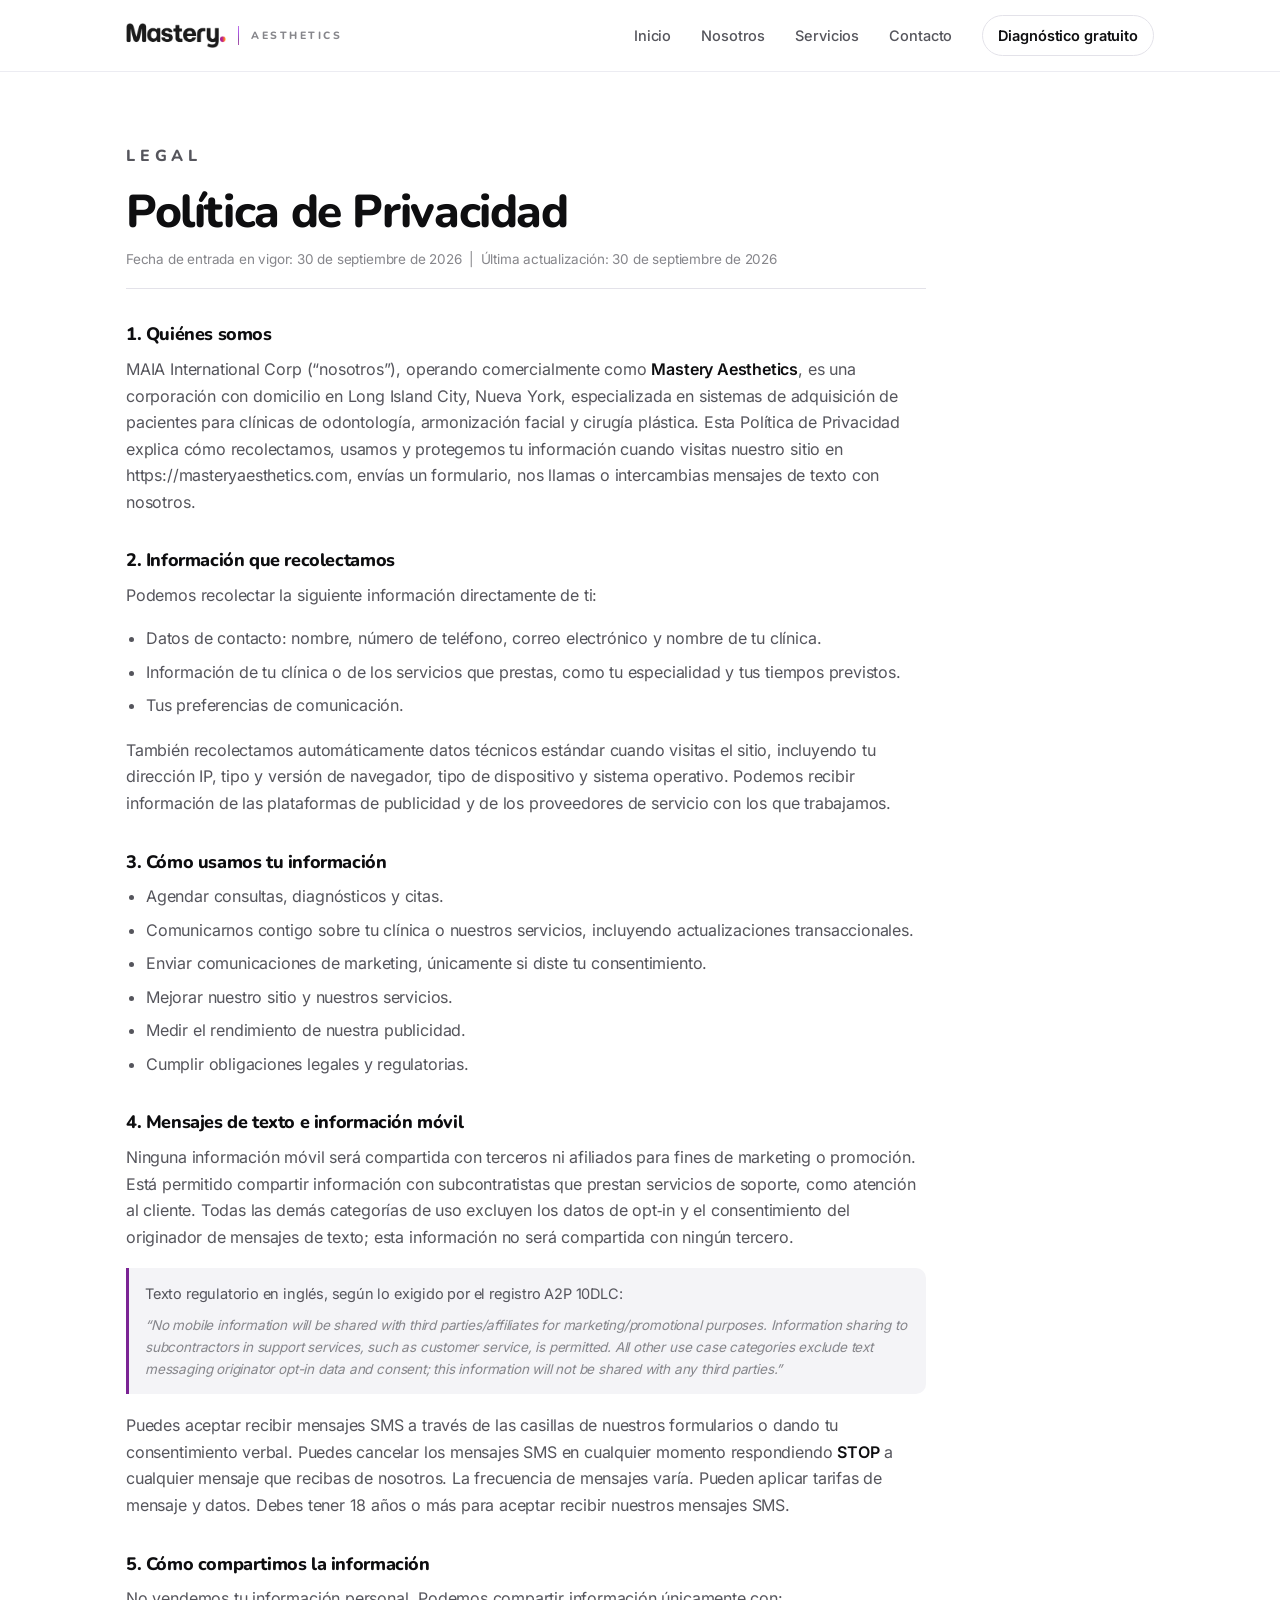
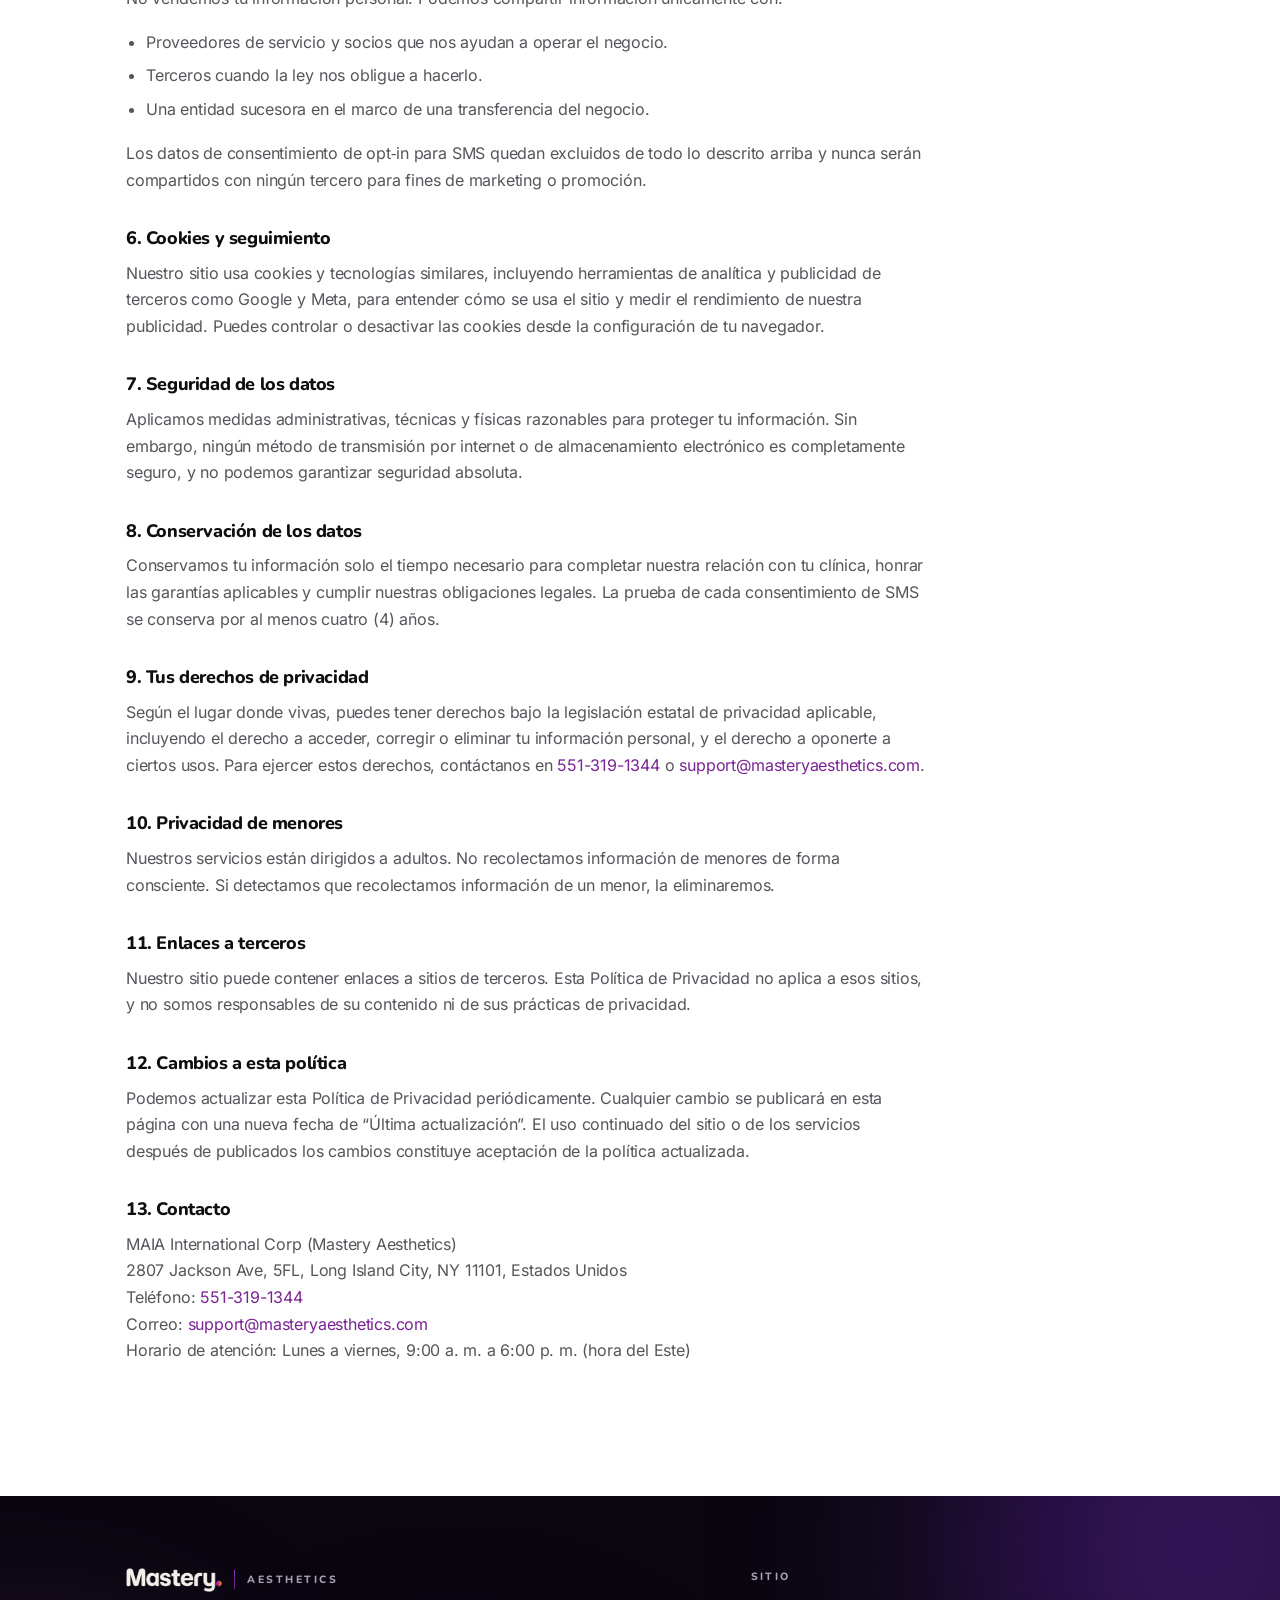
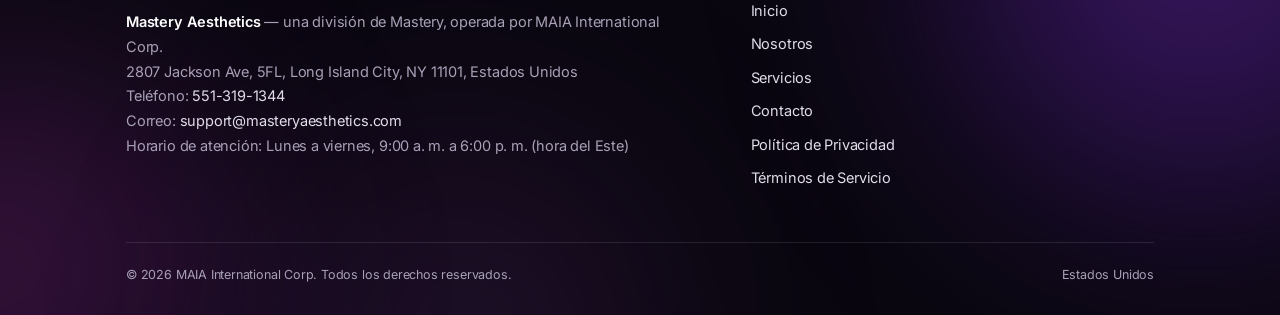
<file: privacy-policy.html>
<!doctype html>
<html lang="es">
<head>
<meta charset="utf-8">
<meta name="viewport" content="width=device-width,initial-scale=1">
<title>Política de Privacidad — Mastery Aesthetics</title>
<meta name="description" content="Política de Privacidad de MAIA International Corp, operando como Mastery Aesthetics.">
<link rel="stylesheet" href="style.css">
<script>document.documentElement.className='anim';</script>
<!-- Meta Pixel -->
<script>
!function(f,b,e,v,n,t,s){if(f.fbq)return;n=f.fbq=function(){n.callMethod?
n.callMethod.apply(n,arguments):n.queue.push(arguments)};if(!f._fbq)f._fbq=n;
n.push=n;n.loaded=!0;n.version='2.0';n.queue=[];t=b.createElement(e);t.async=!0;
t.src=v;s=b.getElementsByTagName(e)[0];s.parentNode.insertBefore(t,s)}(window,
document,'script','https://connect.facebook.net/en_US/fbevents.js');
fbq('init', '1086369954259982');
fbq('track', 'PageView');
</script>
<noscript><img height="1" width="1" style="display:none" alt=""
src="https://www.facebook.com/tr?id=1086369954259982&ev=PageView&noscript=1"></noscript>
<!-- End Meta Pixel -->
</head>
<body>

<header class="top">
  <div class="wrap">
    <a href="index.html" class="lock" style="text-decoration:none">
      <img src="logo-light.png" alt="Mastery">
      <span class="div"></span>
      <span class="sub">Aesthetics</span>
    </a>
    <nav class="nav">
      <a href="index.html">Inicio</a><a href="about.html">Nosotros</a><a href="services.html">Servicios</a><a href="contact.html">Contacto</a>
      <a href="contact.html" class="cta-mini">Diagnóstico gratuito</a>
    </nav>
  </div>
</header>

<section class="s s-light" style="padding-top:clamp(44px,5.5vw,72px)">
  <div class="wrap">
    <div class="legal">
      <p class="eyebrow">Legal</p>
      <h2>Política de Privacidad</h2>
      <p class="meta">Fecha de entrada en vigor: 30 de septiembre de 2026 &nbsp;|&nbsp; Última actualización: 30 de septiembre de 2026</p>

      <h3>1. Quiénes somos</h3>
      <p>MAIA International Corp (“nosotros”), operando comercialmente como <b>Mastery Aesthetics</b>, es una corporación con domicilio en Long Island City, Nueva York, especializada en sistemas de adquisición de pacientes para clínicas de odontología, armonización facial y cirugía plástica. Esta Política de Privacidad explica cómo recolectamos, usamos y protegemos tu información cuando visitas nuestro sitio en https://masteryaesthetics.com, envías un formulario, nos llamas o intercambias mensajes de texto con nosotros.</p>

      <h3>2. Información que recolectamos</h3>
      <p>Podemos recolectar la siguiente información directamente de ti:</p>
      <ul>
        <li>Datos de contacto: nombre, número de teléfono, correo electrónico y nombre de tu clínica.</li>
        <li>Información de tu clínica o de los servicios que prestas, como tu especialidad y tus tiempos previstos.</li>
        <li>Tus preferencias de comunicación.</li>
      </ul>
      <p>También recolectamos automáticamente datos técnicos estándar cuando visitas el sitio, incluyendo tu dirección IP, tipo y versión de navegador, tipo de dispositivo y sistema operativo. Podemos recibir información de las plataformas de publicidad y de los proveedores de servicio con los que trabajamos.</p>

      <h3>3. Cómo usamos tu información</h3>
      <ul>
        <li>Agendar consultas, diagnósticos y citas.</li>
        <li>Comunicarnos contigo sobre tu clínica o nuestros servicios, incluyendo actualizaciones transaccionales.</li>
        <li>Enviar comunicaciones de marketing, únicamente si diste tu consentimiento.</li>
        <li>Mejorar nuestro sitio y nuestros servicios.</li>
        <li>Medir el rendimiento de nuestra publicidad.</li>
        <li>Cumplir obligaciones legales y regulatorias.</li>
      </ul>

      <h3>4. Mensajes de texto e información móvil</h3>
      <p>Ninguna información móvil será compartida con terceros ni afiliados para fines de marketing o promoción. Está permitido compartir información con subcontratistas que prestan servicios de soporte, como atención al cliente. Todas las demás categorías de uso excluyen los datos de opt‑in y el consentimiento del originador de mensajes de texto; esta información no será compartida con ningún tercero.</p>
      <div class="reg">
        Texto regulatorio en inglés, según lo exigido por el registro A2P 10DLC:
        <em>“No mobile information will be shared with third parties/affiliates for marketing/promotional purposes. Information sharing to subcontractors in support services, such as customer service, is permitted. All other use case categories exclude text messaging originator opt-in data and consent; this information will not be shared with any third parties.”</em>
      </div>
      <p>Puedes aceptar recibir mensajes SMS a través de las casillas de nuestros formularios o dando tu consentimiento verbal. Puedes cancelar los mensajes SMS en cualquier momento respondiendo <b>STOP</b> a cualquier mensaje que recibas de nosotros. La frecuencia de mensajes varía. Pueden aplicar tarifas de mensaje y datos. Debes tener 18 años o más para aceptar recibir nuestros mensajes SMS.</p>

      <h3>5. Cómo compartimos la información</h3>
      <p>No vendemos tu información personal. Podemos compartir información únicamente con:</p>
      <ul>
        <li>Proveedores de servicio y socios que nos ayudan a operar el negocio.</li>
        <li>Terceros cuando la ley nos obligue a hacerlo.</li>
        <li>Una entidad sucesora en el marco de una transferencia del negocio.</li>
      </ul>
      <p>Los datos de consentimiento de opt‑in para SMS quedan excluidos de todo lo descrito arriba y nunca serán compartidos con ningún tercero para fines de marketing o promoción.</p>

      <h3>6. Cookies y seguimiento</h3>
      <p>Nuestro sitio usa cookies y tecnologías similares, incluyendo herramientas de analítica y publicidad de terceros como Google y Meta, para entender cómo se usa el sitio y medir el rendimiento de nuestra publicidad. Puedes controlar o desactivar las cookies desde la configuración de tu navegador.</p>

      <h3>7. Seguridad de los datos</h3>
      <p>Aplicamos medidas administrativas, técnicas y físicas razonables para proteger tu información. Sin embargo, ningún método de transmisión por internet o de almacenamiento electrónico es completamente seguro, y no podemos garantizar seguridad absoluta.</p>

      <h3>8. Conservación de los datos</h3>
      <p>Conservamos tu información solo el tiempo necesario para completar nuestra relación con tu clínica, honrar las garantías aplicables y cumplir nuestras obligaciones legales. La prueba de cada consentimiento de SMS se conserva por al menos cuatro (4) años.</p>

      <h3>9. Tus derechos de privacidad</h3>
      <p>Según el lugar donde vivas, puedes tener derechos bajo la legislación estatal de privacidad aplicable, incluyendo el derecho a acceder, corregir o eliminar tu información personal, y el derecho a oponerte a ciertos usos. Para ejercer estos derechos, contáctanos en <a href="tel:+15513191344">551-319-1344</a> o <a href="mailto:support@masteryaesthetics.com">support@masteryaesthetics.com</a>.</p>

      <h3>10. Privacidad de menores</h3>
      <p>Nuestros servicios están dirigidos a adultos. No recolectamos información de menores de forma consciente. Si detectamos que recolectamos información de un menor, la eliminaremos.</p>

      <h3>11. Enlaces a terceros</h3>
      <p>Nuestro sitio puede contener enlaces a sitios de terceros. Esta Política de Privacidad no aplica a esos sitios, y no somos responsables de su contenido ni de sus prácticas de privacidad.</p>

      <h3>12. Cambios a esta política</h3>
      <p>Podemos actualizar esta Política de Privacidad periódicamente. Cualquier cambio se publicará en esta página con una nueva fecha de “Última actualización”. El uso continuado del sitio o de los servicios después de publicados los cambios constituye aceptación de la política actualizada.</p>

      <h3>13. Contacto</h3>
      <p>
        MAIA International Corp (Mastery Aesthetics)<br>
        2807 Jackson Ave, 5FL, Long Island City, NY 11101, Estados Unidos<br>
        Teléfono: <a href="tel:+15513191344">551-319-1344</a><br>
        Correo: <a href="mailto:support@masteryaesthetics.com">support@masteryaesthetics.com</a><br>
        Horario de atención: Lunes a viernes, 9:00 a.&nbsp;m. a 6:00 p.&nbsp;m. (hora del Este)
      </p>
    </div>
  </div>
</section>

<footer class="foot">
  <div class="orb orb-a"></div>
  <div class="orb orb-b"></div>
  <div class="orb orb-c"></div>
  <div class="wrap">
    <div class="fgrid">
      <div>
        <span class="lock">
          <img src="logo-dark.png" alt="Mastery">
          <span class="div"></span>
          <span class="sub">Aesthetics</span>
        </span>
        <p>
          <strong>Mastery Aesthetics</strong> — una división de Mastery, operada por MAIA International Corp.<br>
          2807 Jackson Ave, 5FL, Long Island City, NY 11101, Estados Unidos<br>
          Teléfono: <a href="tel:+15513191344">551-319-1344</a><br>
          Correo: <a href="mailto:support@masteryaesthetics.com">support@masteryaesthetics.com</a><br>
          Horario de atención: Lunes a viernes, 9:00 a.&nbsp;m. a 6:00 p.&nbsp;m. (hora del Este)
        </p>
      </div>
      <div class="fnav">
        <span class="t">Sitio</span>
        <a href="index.html">Inicio</a>
        <a href="about.html">Nosotros</a>
        <a href="services.html">Servicios</a>
        <a href="contact.html">Contacto</a>
        <a href="privacy-policy.html">Política de Privacidad</a>
        <a href="terms-of-service.html">Términos de Servicio</a>
      </div>
    </div>
    <div class="bar">
      <span>&copy; 2026 MAIA International Corp. Todos los derechos reservados.</span>
      <span>Estados Unidos</span>
    </div>
  </div>
</footer>

<script>
(function(){
  var reduce = matchMedia('(prefers-reduced-motion: reduce)').matches;

  /* 1 — header condensado tras el primer scroll */
  var top = document.querySelector('.top');
  function onScroll(){ top.classList.toggle('is-stuck', scrollY > 40); }
  addEventListener('scroll', onScroll, {passive:true}); onScroll();

  if (reduce) { document.documentElement.classList.remove('anim'); return; }

  /* 2 — entrada escalonada. El mismo selector vive en _base.css (bloque RV). */
  var RV = '.s>.wrap>p, .s>.wrap>h2, .s>.wrap>ul, .s>.wrap>.chips,'
         + '.s>.wrap>.btn, .s>.wrap>.vs, .s>.wrap>.money,'
         + '.s .cards>.card, .tl-item';
  var io = new IntersectionObserver(function(es){
    es.forEach(function(e){
      if (!e.isIntersecting) return;
      var sibs = Array.prototype.filter.call(e.target.parentElement.children,
                 function(n){ return n.matches(RV); });
      e.target.style.transitionDelay = Math.min(sibs.indexOf(e.target), 5) * 70 + 'ms';
      e.target.classList.add('in');
      io.unobserve(e.target);
    });
  }, {rootMargin:'0px 0px -8% 0px', threshold:.08});
  document.querySelectorAll(RV).forEach(function(n){ io.observe(n); });

  /* 3 — luz que sigue el cursor dentro de las tarjetas */
  document.querySelectorAll('.card, .consent, .fcard').forEach(function(c){
    c.addEventListener('pointermove', function(ev){
      var r = c.getBoundingClientRect();
      c.style.setProperty('--mx', (ev.clientX - r.left) + 'px');
      c.style.setProperty('--my', (ev.clientY - r.top) + 'px');
      c.style.setProperty('--lit', '1');
    });
    c.addEventListener('pointerleave', function(){ c.style.setProperty('--lit', '0'); });
  });

  /* 4 — parallax del numeral de fondo */
  var nums = [].slice.call(document.querySelectorAll('.bignum'));
  if (nums.length) {
    var tick = false;
    addEventListener('scroll', function(){
      if (tick) return; tick = true;
      requestAnimationFrame(function(){
        nums.forEach(function(n){
          var r = n.parentElement.getBoundingClientRect();
          var p = (r.top + r.height/2 - innerHeight/2) / innerHeight;
          n.style.transform = 'translate3d(0,' + (p * 56).toFixed(1) + 'px,0)';
        });
        tick = false;
      });
    }, {passive:true});
  }

  /* 5 — la línea del timeline se dibuja al bajar */
  var tl = document.querySelector('.tl:not(.bignum)');
  if (tl) {
    var tio = new IntersectionObserver(function(es){
      es.forEach(function(e){
        if (!e.isIntersecting) return;
        tl.classList.add('drawn');
        tl.querySelectorAll('.tl-item').forEach(function(it,i){
          setTimeout(function(){ it.classList.add('lit'); }, 160 + i*200);
        });
        tio.disconnect();
      });
    }, {threshold:.18});
    tio.observe(tl);
  }

  /* 6 — desplazamiento suave a anclas internas */
  document.querySelectorAll('a[href^="#"]').forEach(function(a){
    a.addEventListener('click', function(ev){
      var t = document.querySelector(a.getAttribute('href'));
      if (!t) return;
      ev.preventDefault();
      scrollTo({top: t.getBoundingClientRect().top + scrollY - 76, behavior:'smooth'});
    });
  });
})();
</script>

</body>
</html>
</file>
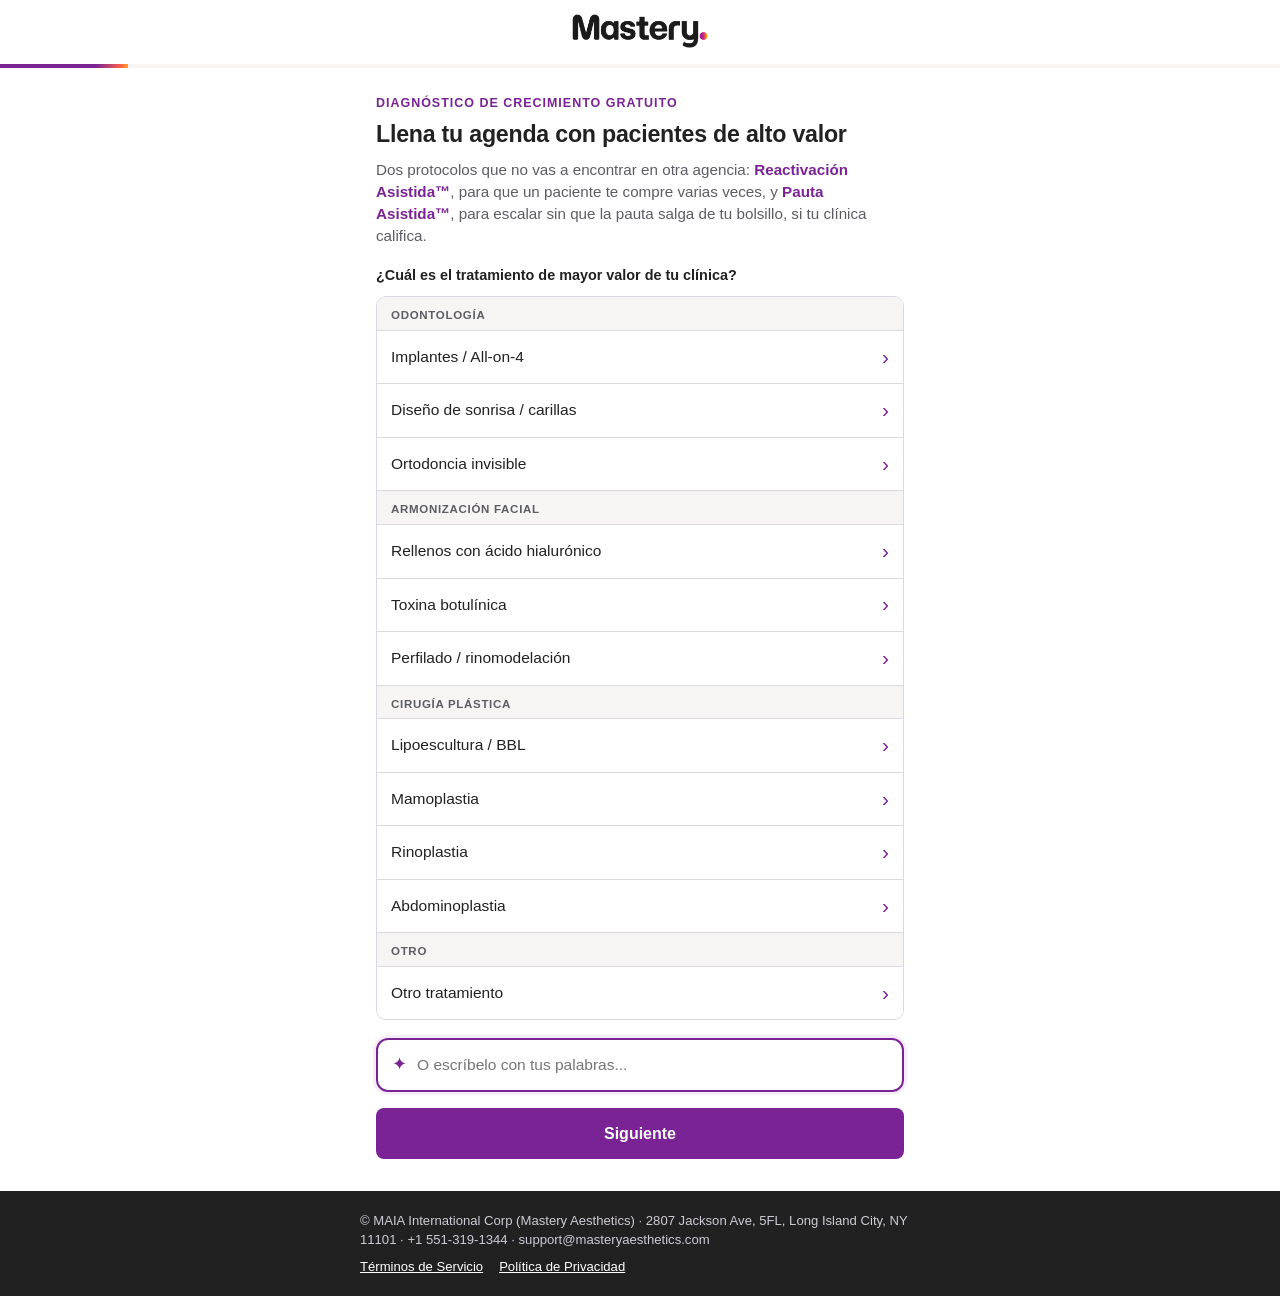
<file: request.html>
<!DOCTYPE html>
<html lang="es">
<head>
<meta charset="UTF-8">
<meta name="viewport" content="width=device-width, initial-scale=1.0">
<title>Solicita tu diagnóstico — Mastery Aesthetics</title>
<meta name="description" content="Cuéntanos de tu clínica y solicita tu diagnóstico de crecimiento gratuito con Mastery Aesthetics. Atendemos clínicas en todo Estados Unidos.">
<style>
  :root {
    --orchid: #7A2394;
    --orchid-dark: #5E1B72;
    --orchid-soft: #F3E9F7;
    --tomato: #FF6347;
    --amber: #FFA51F;
    --grad: linear-gradient(90deg, #7A2394 0%, #7A2394 75%, #FF6347 95%, #FFA51F 100%);
    --ink: #212121;
    --muted: #5C5C63;
    --line: #DAD8E0;
    --smoke: #F6F5F4;
    --green: #1F8A4C;
    --red: #C62828;
  }
  * { box-sizing: border-box; margin: 0; padding: 0; }
  html, body { background: #fff; }
  body {
    font-family: -apple-system, BlinkMacSystemFont, "SF Pro Text", "Segoe UI", Roboto, Arial, sans-serif;
    color: var(--ink);
    line-height: 1.45;
    min-height: 100vh;
    display: flex;
    flex-direction: column;
  }
  a { color: var(--orchid); }
  .top { text-align: center; padding: 14px 16px 10px; }
  .top img { height: 34px; width: auto; }
  .bar { height: 4px; background: var(--smoke); }
  .bar span { display: block; height: 100%; width: 10%; background: var(--grad); transition: width .35s ease; }
  main { flex: 1; width: 100%; max-width: 560px; margin: 0 auto; padding: 26px 16px 32px; }
  .step { display: none; }
  .step.on { display: block; animation: in .25s ease; }
  @keyframes in { from { opacity: 0; transform: translateY(6px); } to { opacity: 1; transform: none; } }
  h1 { font-size: 1.45rem; line-height: 1.25; font-weight: 800; margin-bottom: 18px; letter-spacing: -.01em; }
  .protocols { font-size: .95rem; color: var(--muted); margin: -8px 0 18px; }
  .protocols b { color: var(--orchid); }
  .kicker { font-size: .78rem; font-weight: 700; letter-spacing: .08em; text-transform: uppercase; color: var(--orchid); margin-bottom: 8px; }
  .lead { font-size: 1rem; font-weight: 600; margin: -6px 0 16px; }
  .label { font-size: .9rem; font-weight: 600; margin-bottom: 10px; }
  .field { position: relative; border: 1px solid var(--line); border-radius: 8px; padding: 7px 12px 6px; margin-bottom: 10px; background: #fff; }
  .field:focus-within { border: 2px solid var(--orchid); padding: 6px 11px 5px; }
  .field label { display: block; font-size: .7rem; font-weight: 700; color: var(--ink); }
  .field input { width: 100%; border: 0; outline: 0; font-size: 1rem; padding: 2px 0; background: transparent; color: var(--ink); }
  .field .ok { position: absolute; right: 12px; top: 50%; transform: translateY(-50%); width: 22px; height: 22px; border-radius: 50%; background: #DDF2E5; color: var(--green); font-size: 13px; line-height: 22px; text-align: center; display: none; }
  .field.valid .ok { display: block; }
  .row { display: flex; gap: 10px; }
  .row .field { flex: 1; min-width: 0; }
  .city { color: var(--green); font-size: .92rem; margin: -2px 0 14px; min-height: 1.2em; }
  .city.bad { color: var(--red); }
  .opts { border: 1px solid var(--line); border-radius: 10px; overflow: hidden; margin-bottom: 16px; }
  .opt { display: flex; align-items: center; gap: 12px; width: 100%; padding: 15px 14px; background: #fff; border: 0; border-bottom: 1px solid var(--line); font: inherit; font-size: .97rem; color: var(--ink); text-align: left; cursor: pointer; }
  .opt:last-child { border-bottom: 0; }
  .opt:hover, .opt.sel { background: var(--orchid-soft); }
  .radio { flex: none; width: 20px; height: 20px; border: 2px solid #9A97A3; border-radius: 50%; position: relative; }
  .opt.sel .radio { border-color: var(--orchid); }
  .opt.sel .radio::after { content: ""; position: absolute; inset: 3px; border-radius: 50%; background: var(--orchid); }
  .chev { margin-left: auto; font-size: 1.3rem; color: var(--orchid); line-height: 1; }
  .other { display: none; padding: 0 14px 14px; background: var(--orchid-soft); }
  .other.on { display: block; }
  .other input { width: 100%; border: 2px solid var(--orchid); border-radius: 8px; padding: 11px 12px; font-size: .97rem; }
  .words { display: flex; align-items: center; gap: 10px; border: 2px solid var(--orchid); border-radius: 12px; padding: 12px 14px; margin: 18px 0 16px; box-shadow: 0 0 0 3px rgba(122,35,148,.08); }
  .words span { color: var(--orchid); font-size: 1.1rem; }
  .words input { flex: 1; min-width: 0; border: 0; outline: 0; font-size: .97rem; background: transparent; }
  .nav { display: flex; gap: 12px; }
  .btn { flex: 1; border: 0; border-radius: 8px; padding: 14px; font: inherit; font-weight: 700; font-size: 1rem; cursor: pointer; background: var(--orchid); color: #fff; }
  .btn:hover { background: var(--orchid-dark); }
  .btn:disabled { opacity: .55; cursor: not-allowed; }
  .btn.back { flex: 0 0 34%; background: #fff; color: var(--ink); border: 1px solid var(--line); font-weight: 600; }
  .btn.back:hover { background: var(--smoke); }
  .center { text-align: center; }
  .progress { height: 10px; border-radius: 6px; background: #ECEAF0; overflow: hidden; margin: 18px 0 16px; }
  .progress span { display: block; height: 100%; width: 0; background: var(--grad); border-radius: 6px; }
  .msg { width: 100%; min-height: 170px; border: 1px solid var(--line); border-radius: 8px; padding: 12px; font: inherit; font-size: .97rem; line-height: 1.55; resize: vertical; }
  .count { text-align: right; font-size: .72rem; color: var(--muted); margin: 4px 0 16px; }
  .project { color: var(--ink); margin: -6px 0 16px; font-size: .97rem; }
  .consent-block { display: flex; gap: 10px; align-items: flex-start; margin: 12px 0; }
  .consent-block input { flex: none; width: 20px; height: 20px; margin-top: 2px; accent-color: var(--orchid); }
  .consent-block p { font-size: .8rem; color: var(--ink); line-height: 1.45; }
  .legal { font-size: .76rem; color: var(--muted); margin: 6px 0 16px; }
  .err { color: var(--red); font-size: .85rem; margin: -4px 0 10px; min-height: 1em; }
  .opt-group { padding: 10px 14px 6px; font-size: .72rem; font-weight: 700; letter-spacing: .06em; text-transform: uppercase; color: var(--muted); background: var(--smoke); border-bottom: 1px solid var(--line); }
  #ghlForm iframe { display: block; width: 100%; min-height: 600px; border: 0; overflow: hidden; }
  /* En el paso del formulario la página se ensancha: el formulario de GHL pasa a dos columnas solo con 1025px o más. */
  .hp-field { position: absolute; left: -9999px; width: 1px; height: 1px; overflow: hidden; }
  .thanks h1 { margin-bottom: 10px; }
  .thanks p { color: var(--muted); }
  footer { background: #212121; color: #CFCBD6; padding: 20px 16px; font-size: .82rem; }
  footer div { max-width: 560px; margin: 0 auto; }
  footer a { display: inline-block; margin: 8px 16px 0 0; color: #fff; }
</style>
<!-- Meta Pixel -->
<script>
!function(f,b,e,v,n,t,s){if(f.fbq)return;n=f.fbq=function(){n.callMethod?
n.callMethod.apply(n,arguments):n.queue.push(arguments)};if(!f._fbq)f._fbq=n;
n.push=n;n.loaded=!0;n.version='2.0';n.queue=[];t=b.createElement(e);t.async=!0;
t.src=v;s=b.getElementsByTagName(e)[0];s.parentNode.insertBefore(t,s)}(window,
document,'script','https://connect.facebook.net/en_US/fbevents.js');
fbq('init', '1086369954259982');
fbq('track', 'PageView');
</script>
<noscript><img height="1" width="1" style="display:none" alt=""
src="https://www.facebook.com/tr?id=1086369954259982&ev=PageView&noscript=1"></noscript>
<!-- End Meta Pixel -->
</head>
<body>

<div class="top"><a href="index.html"><img src="logo-light.png" alt="Mastery Aesthetics"></a></div>
<div class="bar"><span id="bar"></span></div>

<main>
<form id="flow" novalidate>

  <!-- 1. Tratamiento de mayor valor (la especialidad, el ZIP, la facturación y los datos de contacto los pide el formulario de GHL del paso 4) -->
  <section class="step on" data-step="detail">
    <p class="kicker">Diagnóstico de crecimiento gratuito</p>
    <h1>Llena tu agenda con pacientes de alto valor</h1>
    <p class="protocols">Dos protocolos que no vas a encontrar en otra agencia: <b>Reactivación Asistida™</b>, para que un paciente te compre varias veces, y <b>Pauta Asistida™</b>, para escalar sin que la pauta salga de tu bolsillo, si tu clínica califica.</p>
    <p class="label">¿Cuál es el tratamiento de mayor valor de tu clínica?</p>
    <div class="opts" data-group="top_procedure" data-mode="auto">
      <p class="opt-group">Odontología</p>
      <button type="button" class="opt" data-value="implantes">Implantes / All-on-4<span class="chev">›</span></button>
      <button type="button" class="opt" data-value="diseno_sonrisa">Diseño de sonrisa / carillas<span class="chev">›</span></button>
      <button type="button" class="opt" data-value="ortodoncia">Ortodoncia invisible<span class="chev">›</span></button>
      <p class="opt-group">Armonización facial</p>
      <button type="button" class="opt" data-value="rellenos">Rellenos con ácido hialurónico<span class="chev">›</span></button>
      <button type="button" class="opt" data-value="toxina">Toxina botulínica<span class="chev">›</span></button>
      <button type="button" class="opt" data-value="perfilado">Perfilado / rinomodelación<span class="chev">›</span></button>
      <p class="opt-group">Cirugía plástica</p>
      <button type="button" class="opt" data-value="lipo_bbl">Lipoescultura / BBL<span class="chev">›</span></button>
      <button type="button" class="opt" data-value="mamoplastia">Mamoplastia<span class="chev">›</span></button>
      <button type="button" class="opt" data-value="rinoplastia">Rinoplastia<span class="chev">›</span></button>
      <button type="button" class="opt" data-value="abdominoplastia">Abdominoplastia<span class="chev">›</span></button>
      <p class="opt-group">Otro</p>
      <button type="button" class="opt" data-value="otro">Otro tratamiento<span class="chev">›</span></button>
    </div>
    <div class="words"><span>✦</span><input id="own_words_2" placeholder="O escríbelo con tus palabras..."></div>
    <div class="nav"><button type="button" class="btn" data-next>Siguiente</button></div>
  </section>

  <!-- 2. Principal reto -->
  <section class="step" data-step="challenge">
    <h1>¿Qué te está frenando hoy?</h1>
    <div class="opts" data-group="challenge" data-mode="auto">
      <button type="button" class="opt" data-value="pauta_bolsillo">La pauta sale de mi bolsillo y no puedo escalarla<span class="chev">›</span></button>
      <button type="button" class="opt" data-value="sin_sistema">No tengo un sistema para captar pacientes nuevos<span class="chev">›</span></button>
      <button type="button" class="opt" data-value="pauta_no_rinde">Invierto en anuncios y no veo resultados<span class="chev">›</span></button>
      <button type="button" class="opt" data-value="leads_sin_atender">Llegan mensajes y no se atienden a tiempo<span class="chev">›</span></button>
      <button type="button" class="opt" data-value="pacientes_no_vuelven">Los pacientes no vuelven después del primer tratamiento<span class="chev">›</span></button>
      <button type="button" class="opt" data-value="no_seguro">No estoy seguro, quiero un diagnóstico<span class="chev">›</span></button>
    </div>
    <div class="nav"><button type="button" class="btn back" data-back>Atrás</button></div>
  </section>

  <!-- 3. Ubicación y web (no están en el formulario de GHL) -->
  <section class="step" data-step="location">
    <h1>¿Dónde está tu clínica?</h1>
    <div class="row">
      <div class="field"><label for="city">Ciudad</label><input id="city" name="city" autocomplete="address-level2"></div>
      <div class="field" style="flex:0 0 32%"><label for="state">Estado</label><input id="state" name="state" maxlength="2" placeholder="NY" autocomplete="address-level1"></div>
    </div>
    <div class="field"><label for="website">Sitio web o Instagram (opcional)</label><input id="website" name="website" autocomplete="url"></div>
    <p class="err" id="locationErr"></p>
    <div class="nav"><button type="button" class="btn back" data-back>Atrás</button><button type="button" class="btn" data-next>Siguiente</button></div>
  </section>

  <!-- 4. Formulario de GHL "Form dco": nombre, teléfono, correo, ZIP, facturación, idioma, clínica, especialidad, observaciones y casillas -->
  <section class="step" data-step="form">
    <h1>Último paso: tus datos de contacto.</h1>
    <p class="project" id="projectLine"></p>
    <div class="hp-field" aria-hidden="true">
      <label for="hp_x7k">No completar</label>
      <input type="text" id="hp_x7k" name="hp_x7k" tabindex="-1" autocomplete="off">
    </div>
    <p class="lead" style="margin-top:4px">Completa tus datos en la ventana que se abrió.</p>
    <div class="nav" style="margin-bottom:12px"><button type="button" class="btn" data-open-form>Abrir el formulario</button></div>
    <div class="nav"><button type="button" class="btn back" data-back>Atrás</button></div>
  </section>

  <!-- 5. Gracias -->
  <section class="step thanks center" data-step="thanks">
    <h1>¡Listo!</h1>
    <p>Gracias. Te escribimos o te llamamos en breve para coordinar tu diagnóstico.</p>
  </section>

</form>
</main>

<footer>
  <div>
    © MAIA International Corp (Mastery Aesthetics) · 2807 Jackson Ave, 5FL, Long Island City, NY 11101 · +1 551-319-1344 · support@masteryaesthetics.com<br>
    <a href="terms-of-service.html">Términos de Servicio</a><a href="privacy-policy.html">Política de Privacidad</a>
  </div>
</footer>

<script src="form-modal.js" data-origen="request"></script>
<script src="request.js"></script>
</body>
</html>
</file>
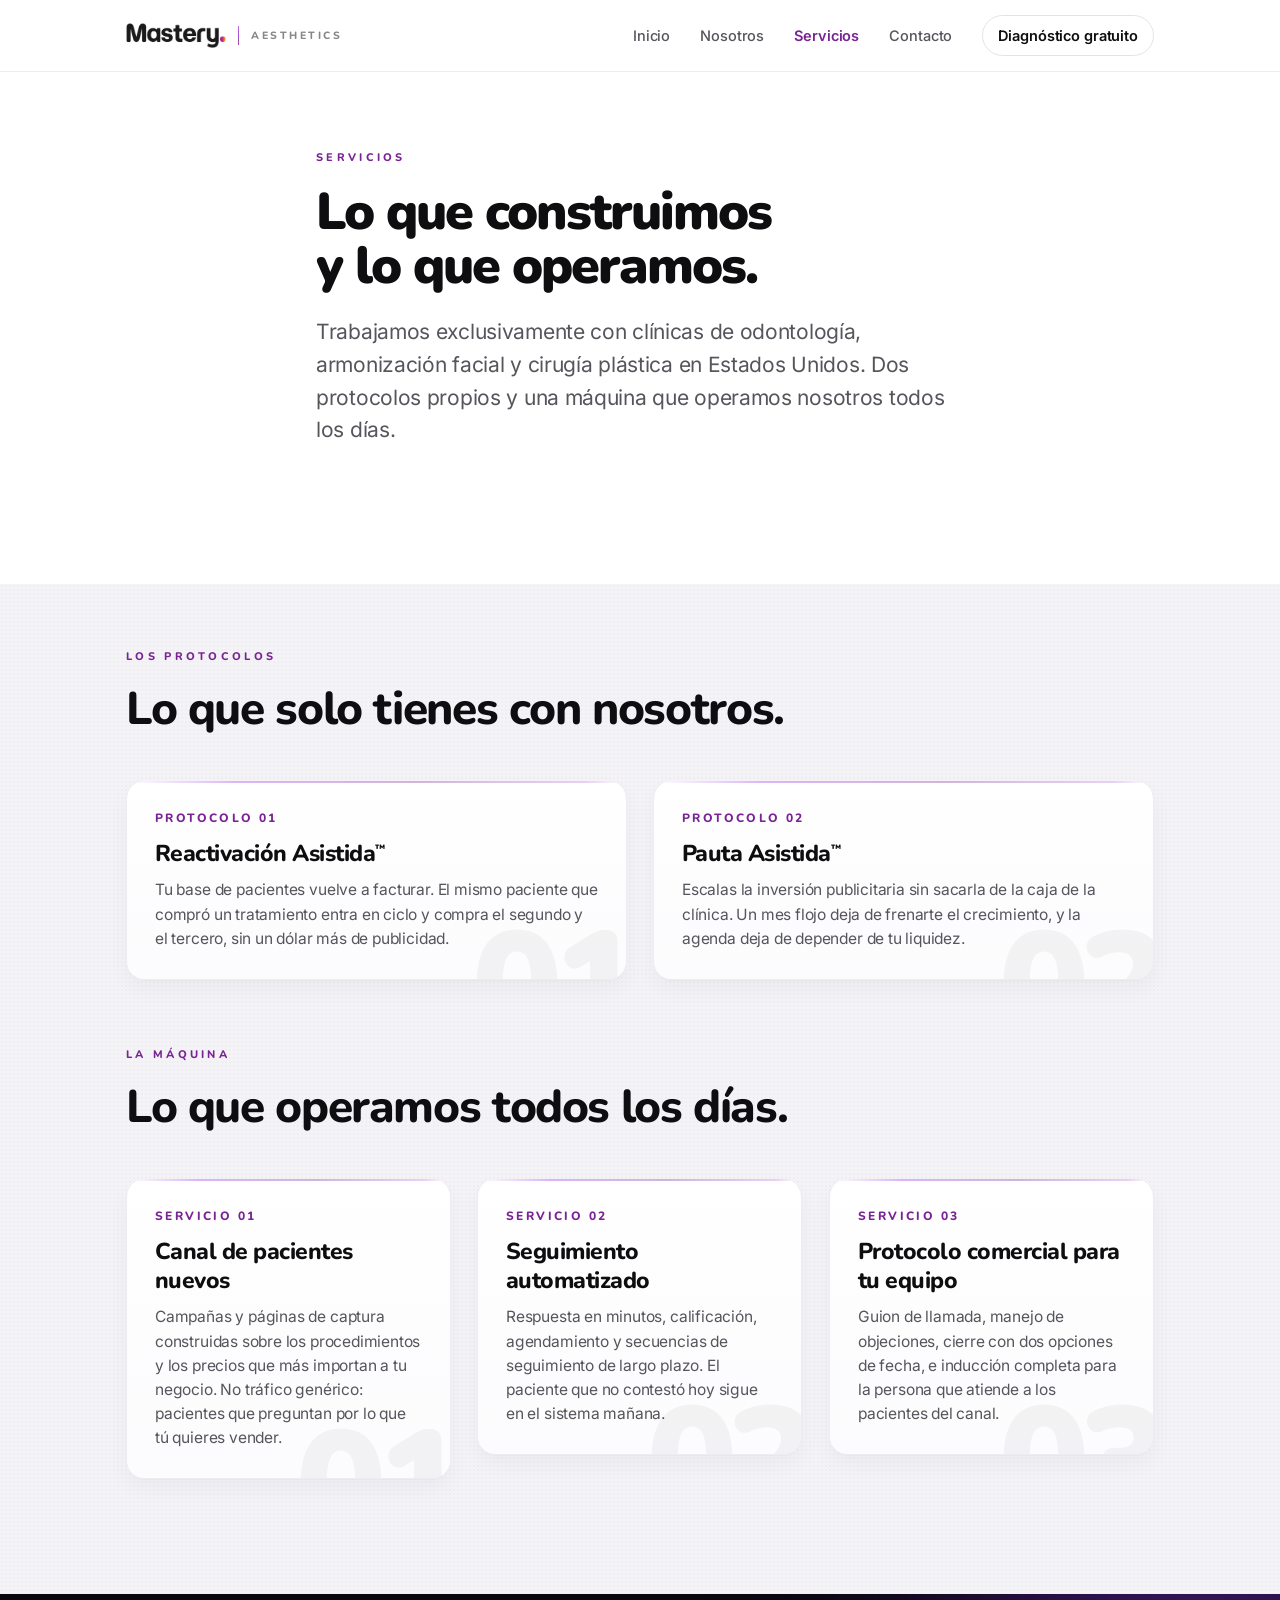
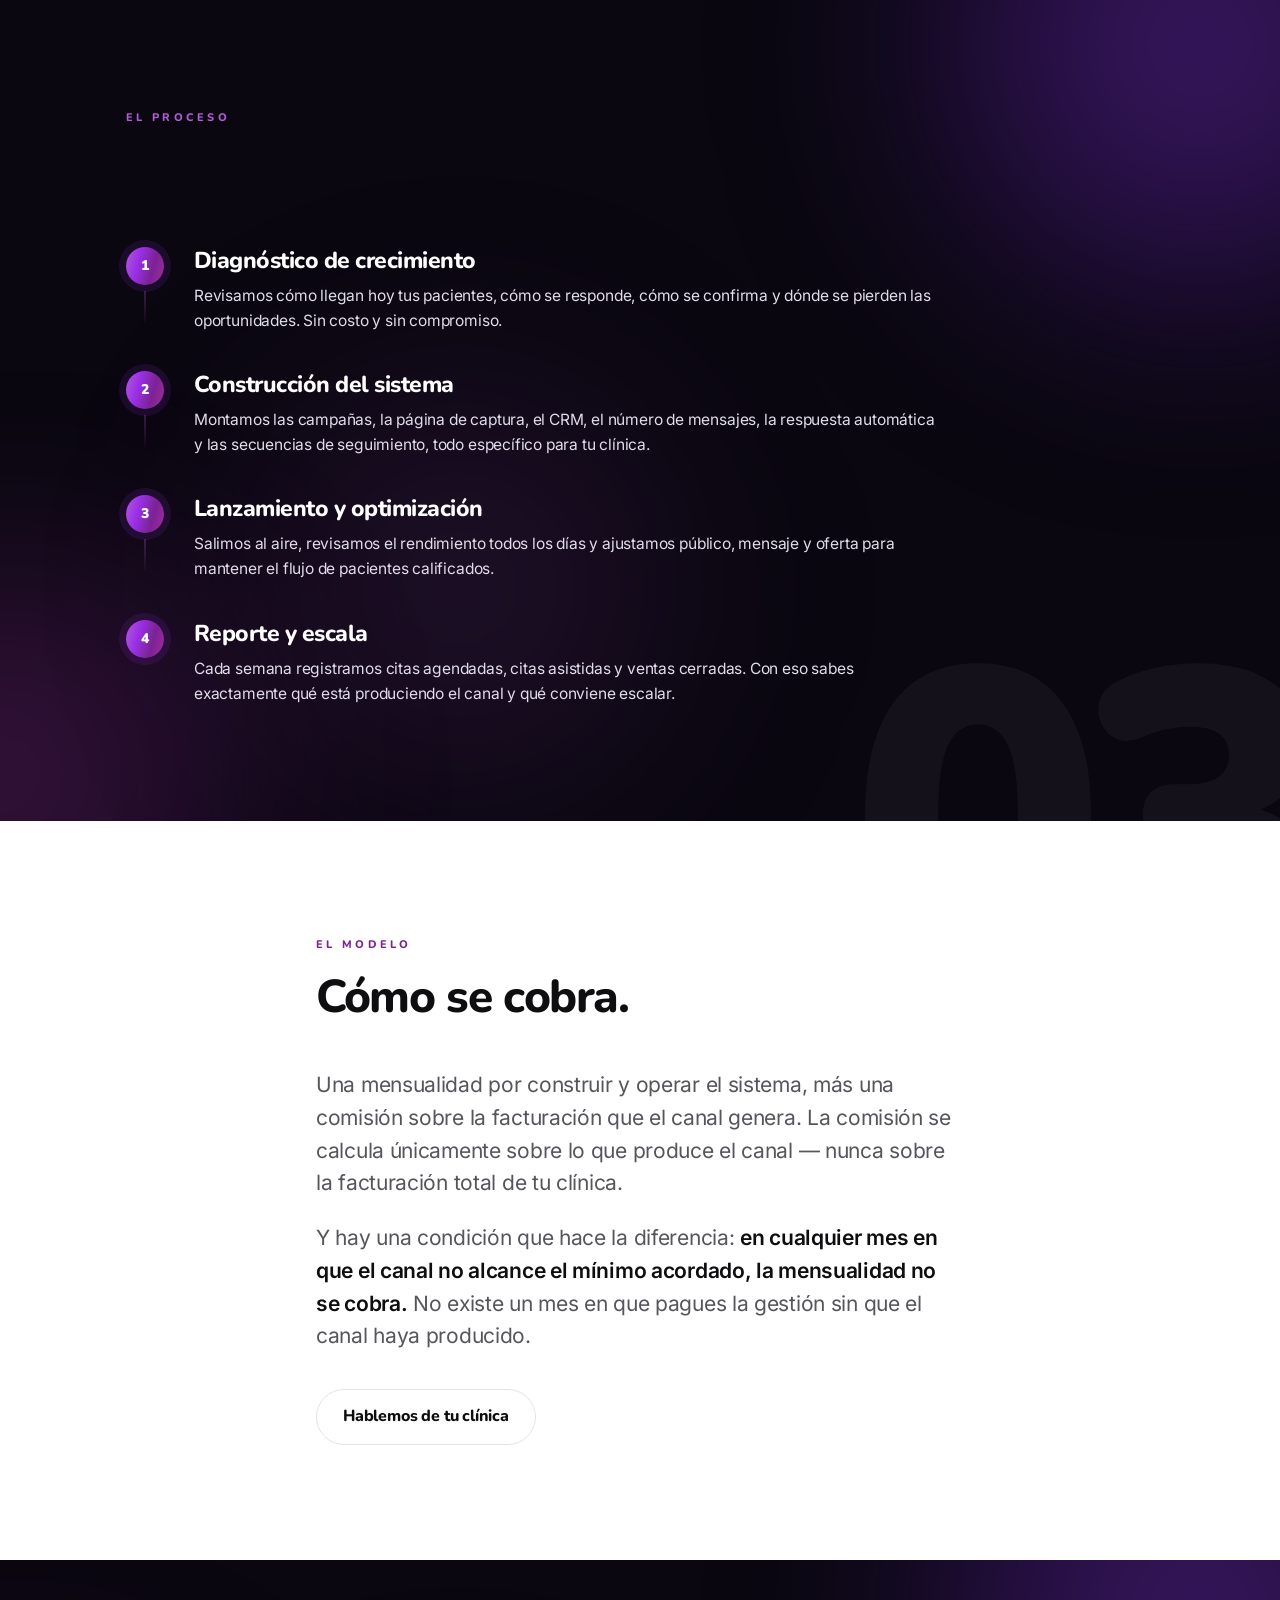
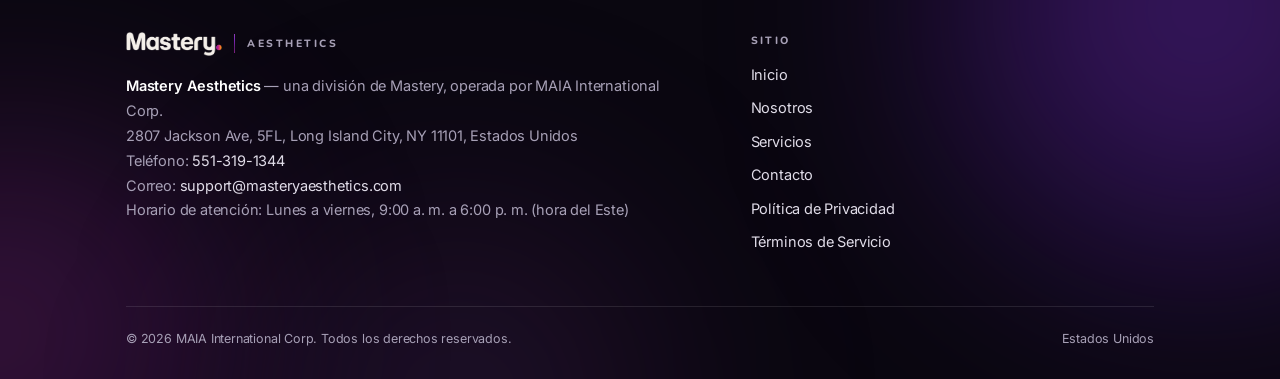
<file: services.html>
<!doctype html>
<html lang="es">
<head>
<meta charset="utf-8">
<meta name="viewport" content="width=device-width,initial-scale=1">
<title>Servicios y proceso — Mastery Aesthetics</title>
<meta name="description" content="Reactivación Asistida, Pauta Asistida y el canal de adquisición que operamos para clínicas de odontología, armonización facial y cirugía plástica en Estados Unidos.">
<link rel="stylesheet" href="style.css">
<script>document.documentElement.className='anim';</script>
<!-- Meta Pixel -->
<script>
!function(f,b,e,v,n,t,s){if(f.fbq)return;n=f.fbq=function(){n.callMethod?
n.callMethod.apply(n,arguments):n.queue.push(arguments)};if(!f._fbq)f._fbq=n;
n.push=n;n.loaded=!0;n.version='2.0';n.queue=[];t=b.createElement(e);t.async=!0;
t.src=v;s=b.getElementsByTagName(e)[0];s.parentNode.insertBefore(t,s)}(window,
document,'script','https://connect.facebook.net/en_US/fbevents.js');
fbq('init', '1086369954259982');
fbq('track', 'PageView');
</script>
<noscript><img height="1" width="1" style="display:none" alt=""
src="https://www.facebook.com/tr?id=1086369954259982&ev=PageView&noscript=1"></noscript>
<!-- End Meta Pixel -->
</head>
<body>

<header class="top">
  <div class="wrap">
    <a href="index.html" class="lock" style="text-decoration:none">
      <img src="logo-light.png" alt="Mastery">
      <span class="div"></span>
      <span class="sub">Aesthetics</span>
    </a>
    <nav class="nav">
      <a href="index.html">Inicio</a><a href="about.html">Nosotros</a><a href="services.html" class="on">Servicios</a><a href="contact.html">Contacto</a>
      <a href="contact.html" class="cta-mini">Diagnóstico gratuito</a>
    </nav>
  </div>
</header>

<section class="s s-light" style="padding-top:clamp(48px,6vw,80px)">
  <div class="wrap narrow">
    <p class="eyebrow">Servicios</p>
    <h1 style="font-size:clamp(32px,4.6vw,52px)">Lo que construimos y lo que operamos.</h1>
    <p class="lead" style="margin-top:24px">Trabajamos exclusivamente con clínicas de odontología, armonización facial y cirugía plástica en Estados Unidos. Dos protocolos propios y una máquina que operamos nosotros todos los días.</p>
  </div>
</section>

<section class="s s-gray" style="padding-top:clamp(40px,5vw,64px)">
  <div class="wrap">
    <p class="eyebrow">Los protocolos</p>
    <h2>Lo que solo tienes con nosotros.</h2>
    <div class="cards c2" style="align-items:start">
      <div class="card">
        <span class="n">Protocolo 01</span>
        <h3>Reactivación Asistida<sup style="font-size:.46em;vertical-align:super;font-weight:800">&#8482;</sup></h3>
        <p>Tu base de pacientes vuelve a facturar. El mismo paciente que compró un tratamiento entra en ciclo y compra el segundo y el tercero, sin un dólar más de publicidad.</p>
      </div>
      <div class="card">
        <span class="n">Protocolo 02</span>
        <h3>Pauta Asistida<sup style="font-size:.46em;vertical-align:super;font-weight:800">&#8482;</sup></h3>
        <p>Escalas la inversión publicitaria sin sacarla de la caja de la clínica. Un mes flojo deja de frenarte el crecimiento, y la agenda deja de depender de tu liquidez.</p>
      </div>
    </div>

    <p class="eyebrow" style="margin-top:clamp(44px,5.2vw,72px)">La máquina</p>
    <h2>Lo que operamos todos los días.</h2>
    <div class="cards" style="align-items:start">
      <div class="card">
        <span class="n">Servicio 01</span>
        <h3>Canal de pacientes nuevos</h3>
        <p>Campañas y páginas de captura construidas sobre los procedimientos y los precios que más importan a tu negocio. No tráfico genérico: pacientes que preguntan por lo que tú quieres vender.</p>
      </div>
      <div class="card">
        <span class="n">Servicio 02</span>
        <h3>Seguimiento automatizado</h3>
        <p>Respuesta en minutos, calificación, agendamiento y secuencias de seguimiento de largo plazo. El paciente que no contestó hoy sigue en el sistema mañana.</p>
      </div>
      <div class="card">
        <span class="n">Servicio 03</span>
        <h3>Protocolo comercial para tu equipo</h3>
        <p>Guion de llamada, manejo de objeciones, cierre con dos opciones de fecha, e inducción completa para la persona que atiende a los pacientes del canal.</p>
      </div>
    </div>
  </div>
</section>

<section class="s s-dark">
  <div class="orb orb-a"></div>
  <div class="orb orb-b"></div>
  <div class="orb orb-c"></div>
  <span class="bignum br">03</span>
  <div class="wrap">
    <p class="eyebrow">El proceso</p>
    <h2>Cuatro etapas, en este orden.</h2>
    <div class="tl" style="margin-top:clamp(34px,4vw,52px)">
      <div class="tl-item">
        <span class="tl-dot">1</span>
        <div class="tl-body">
          <h3>Diagnóstico de crecimiento</h3>
          <p>Revisamos cómo llegan hoy tus pacientes, cómo se responde, cómo se confirma y dónde se pierden las oportunidades. Sin costo y sin compromiso.</p>
        </div>
      </div>
      <div class="tl-item">
        <span class="tl-dot">2</span>
        <div class="tl-body">
          <h3>Construcción del sistema</h3>
          <p>Montamos las campañas, la página de captura, el CRM, el número de mensajes, la respuesta automática y las secuencias de seguimiento, todo específico para tu clínica.</p>
        </div>
      </div>
      <div class="tl-item">
        <span class="tl-dot">3</span>
        <div class="tl-body">
          <h3>Lanzamiento y optimización</h3>
          <p>Salimos al aire, revisamos el rendimiento todos los días y ajustamos público, mensaje y oferta para mantener el flujo de pacientes calificados.</p>
        </div>
      </div>
      <div class="tl-item">
        <span class="tl-dot">4</span>
        <div class="tl-body">
          <h3>Reporte y escala</h3>
          <p>Cada semana registramos citas agendadas, citas asistidas y ventas cerradas. Con eso sabes exactamente qué está produciendo el canal y qué conviene escalar.</p>
        </div>
      </div>
    </div>
  </div>
</section>

<section class="s s-light">
  <div class="wrap narrow">
    <p class="eyebrow">El modelo</p>
    <h2>Cómo se cobra.</h2>
    <p class="lead" style="margin-top:22px">Una mensualidad por construir y operar el sistema, más una comisión sobre la facturación que el canal genera. La comisión se calcula únicamente sobre lo que produce el canal — nunca sobre la facturación total de tu clínica.</p>
    <p class="lead">Y hay una condición que hace la diferencia: <b>en cualquier mes en que el canal no alcance el mínimo acordado, la mensualidad no se cobra.</b> No existe un mes en que pagues la gestión sin que el canal haya producido.</p>
    <a href="contact.html" class="btn btn-ghost" style="margin-top:14px">Hablemos de tu clínica</a>
  </div>
</section>

<footer class="foot">
  <div class="orb orb-a"></div>
  <div class="orb orb-b"></div>
  <div class="orb orb-c"></div>
  <div class="wrap">
    <div class="fgrid">
      <div>
        <span class="lock">
          <img src="logo-dark.png" alt="Mastery">
          <span class="div"></span>
          <span class="sub">Aesthetics</span>
        </span>
        <p>
          <strong>Mastery Aesthetics</strong> — una división de Mastery, operada por MAIA International Corp.<br>
          2807 Jackson Ave, 5FL, Long Island City, NY 11101, Estados Unidos<br>
          Teléfono: <a href="tel:+15513191344">551-319-1344</a><br>
          Correo: <a href="mailto:support@masteryaesthetics.com">support@masteryaesthetics.com</a><br>
          Horario de atención: Lunes a viernes, 9:00 a.&nbsp;m. a 6:00 p.&nbsp;m. (hora del Este)
        </p>
      </div>
      <div class="fnav">
        <span class="t">Sitio</span>
        <a href="index.html">Inicio</a>
        <a href="about.html">Nosotros</a>
        <a href="services.html">Servicios</a>
        <a href="contact.html">Contacto</a>
        <a href="privacy-policy.html">Política de Privacidad</a>
        <a href="terms-of-service.html">Términos de Servicio</a>
      </div>
    </div>
    <div class="bar">
      <span>&copy; 2026 MAIA International Corp. Todos los derechos reservados.</span>
      <span>Estados Unidos</span>
    </div>
  </div>
</footer>

<script>
(function(){
  var reduce = matchMedia('(prefers-reduced-motion: reduce)').matches;

  /* 1 — header condensado tras el primer scroll */
  var top = document.querySelector('.top');
  function onScroll(){ top.classList.toggle('is-stuck', scrollY > 40); }
  addEventListener('scroll', onScroll, {passive:true}); onScroll();

  if (reduce) { document.documentElement.classList.remove('anim'); return; }

  /* 2 — entrada escalonada. El mismo selector vive en _base.css (bloque RV). */
  var RV = '.s>.wrap>p, .s>.wrap>h2, .s>.wrap>ul, .s>.wrap>.chips,'
         + '.s>.wrap>.btn, .s>.wrap>.vs, .s>.wrap>.money,'
         + '.s .cards>.card, .tl-item';
  var io = new IntersectionObserver(function(es){
    es.forEach(function(e){
      if (!e.isIntersecting) return;
      var sibs = Array.prototype.filter.call(e.target.parentElement.children,
                 function(n){ return n.matches(RV); });
      e.target.style.transitionDelay = Math.min(sibs.indexOf(e.target), 5) * 70 + 'ms';
      e.target.classList.add('in');
      io.unobserve(e.target);
    });
  }, {rootMargin:'0px 0px -8% 0px', threshold:.08});
  document.querySelectorAll(RV).forEach(function(n){ io.observe(n); });

  /* 3 — luz que sigue el cursor dentro de las tarjetas */
  document.querySelectorAll('.card, .consent, .fcard').forEach(function(c){
    c.addEventListener('pointermove', function(ev){
      var r = c.getBoundingClientRect();
      c.style.setProperty('--mx', (ev.clientX - r.left) + 'px');
      c.style.setProperty('--my', (ev.clientY - r.top) + 'px');
      c.style.setProperty('--lit', '1');
    });
    c.addEventListener('pointerleave', function(){ c.style.setProperty('--lit', '0'); });
  });

  /* 4 — parallax del numeral de fondo */
  var nums = [].slice.call(document.querySelectorAll('.bignum'));
  if (nums.length) {
    var tick = false;
    addEventListener('scroll', function(){
      if (tick) return; tick = true;
      requestAnimationFrame(function(){
        nums.forEach(function(n){
          var r = n.parentElement.getBoundingClientRect();
          var p = (r.top + r.height/2 - innerHeight/2) / innerHeight;
          n.style.transform = 'translate3d(0,' + (p * 56).toFixed(1) + 'px,0)';
        });
        tick = false;
      });
    }, {passive:true});
  }

  /* 5 — la línea del timeline se dibuja al bajar */
  var tl = document.querySelector('.tl:not(.bignum)');
  if (tl) {
    var tio = new IntersectionObserver(function(es){
      es.forEach(function(e){
        if (!e.isIntersecting) return;
        tl.classList.add('drawn');
        tl.querySelectorAll('.tl-item').forEach(function(it,i){
          setTimeout(function(){ it.classList.add('lit'); }, 160 + i*200);
        });
        tio.disconnect();
      });
    }, {threshold:.18});
    tio.observe(tl);
  }

  /* 6 — desplazamiento suave a anclas internas */
  document.querySelectorAll('a[href^="#"]').forEach(function(a){
    a.addEventListener('click', function(ev){
      var t = document.querySelector(a.getAttribute('href'));
      if (!t) return;
      ev.preventDefault();
      scrollTo({top: t.getBoundingClientRect().top + scrollY - 76, behavior:'smooth'});
    });
  });
})();
</script>

</body>
</html>
</file>
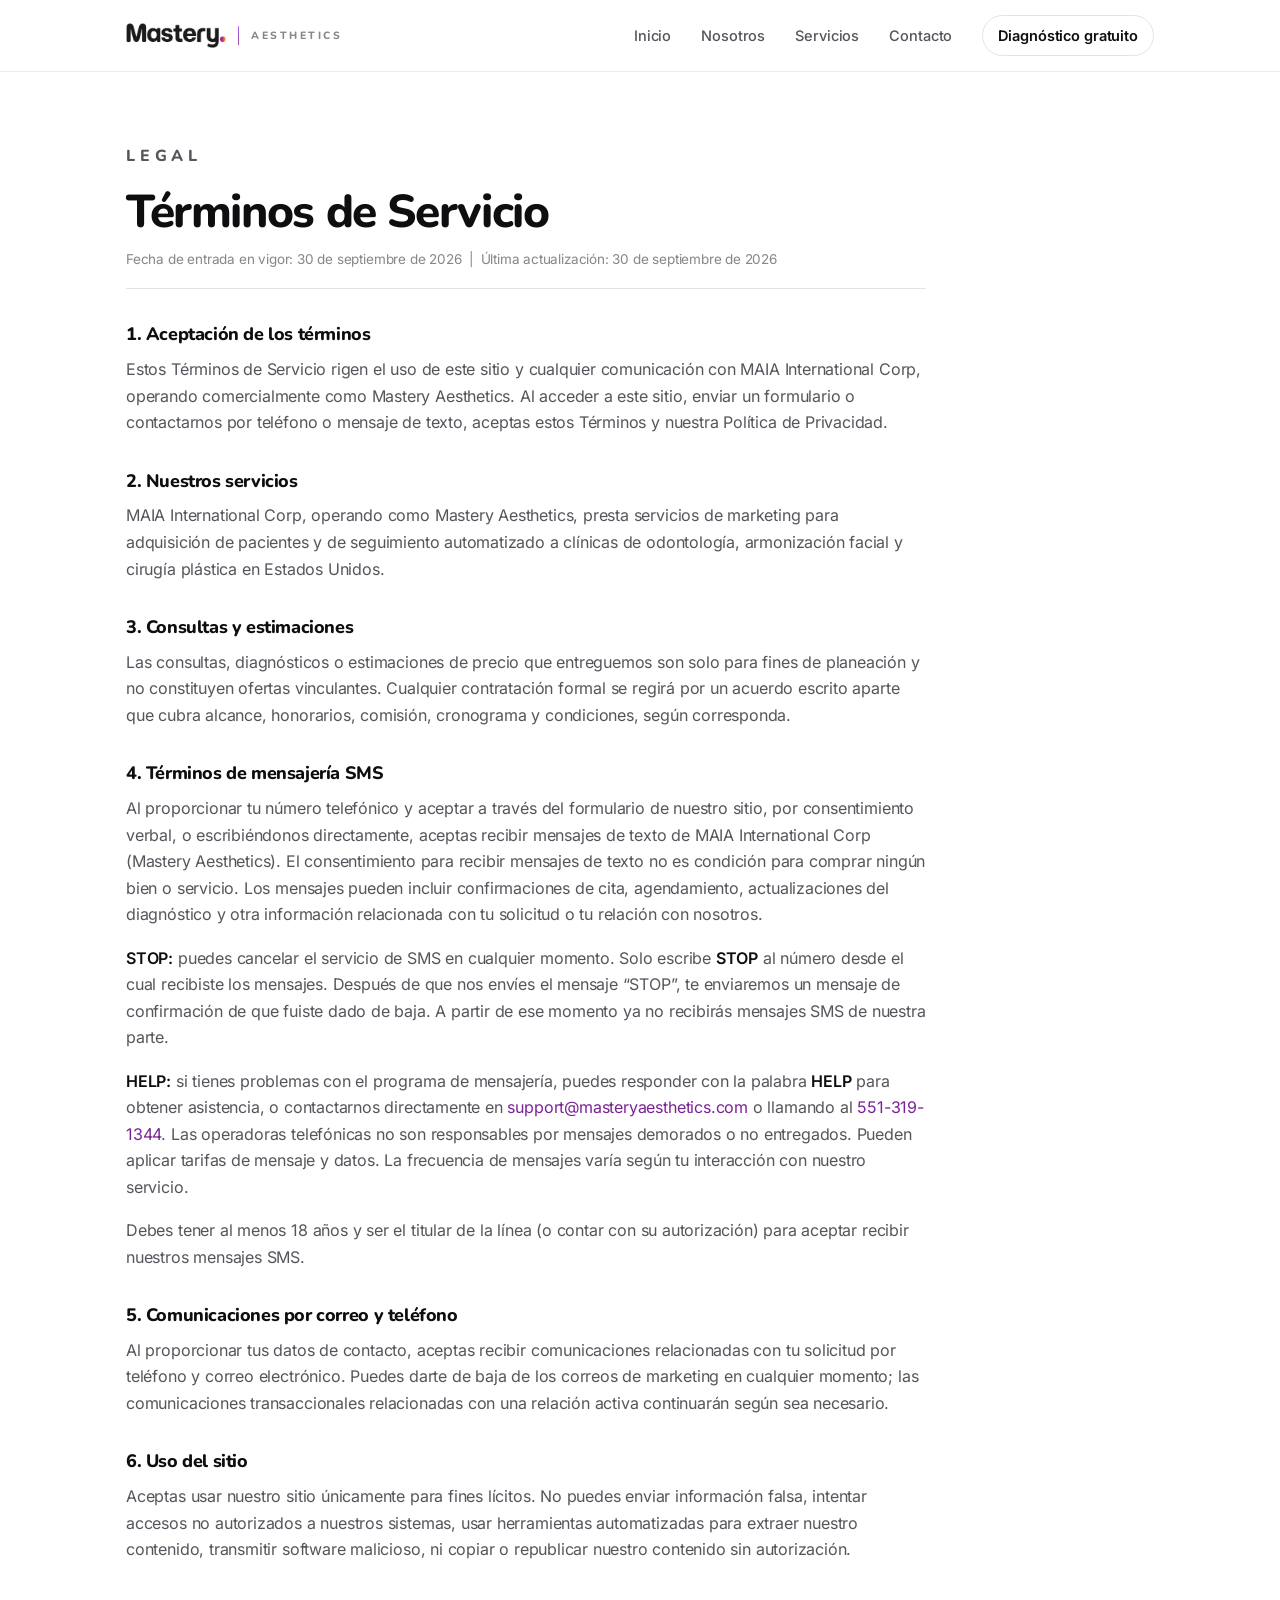
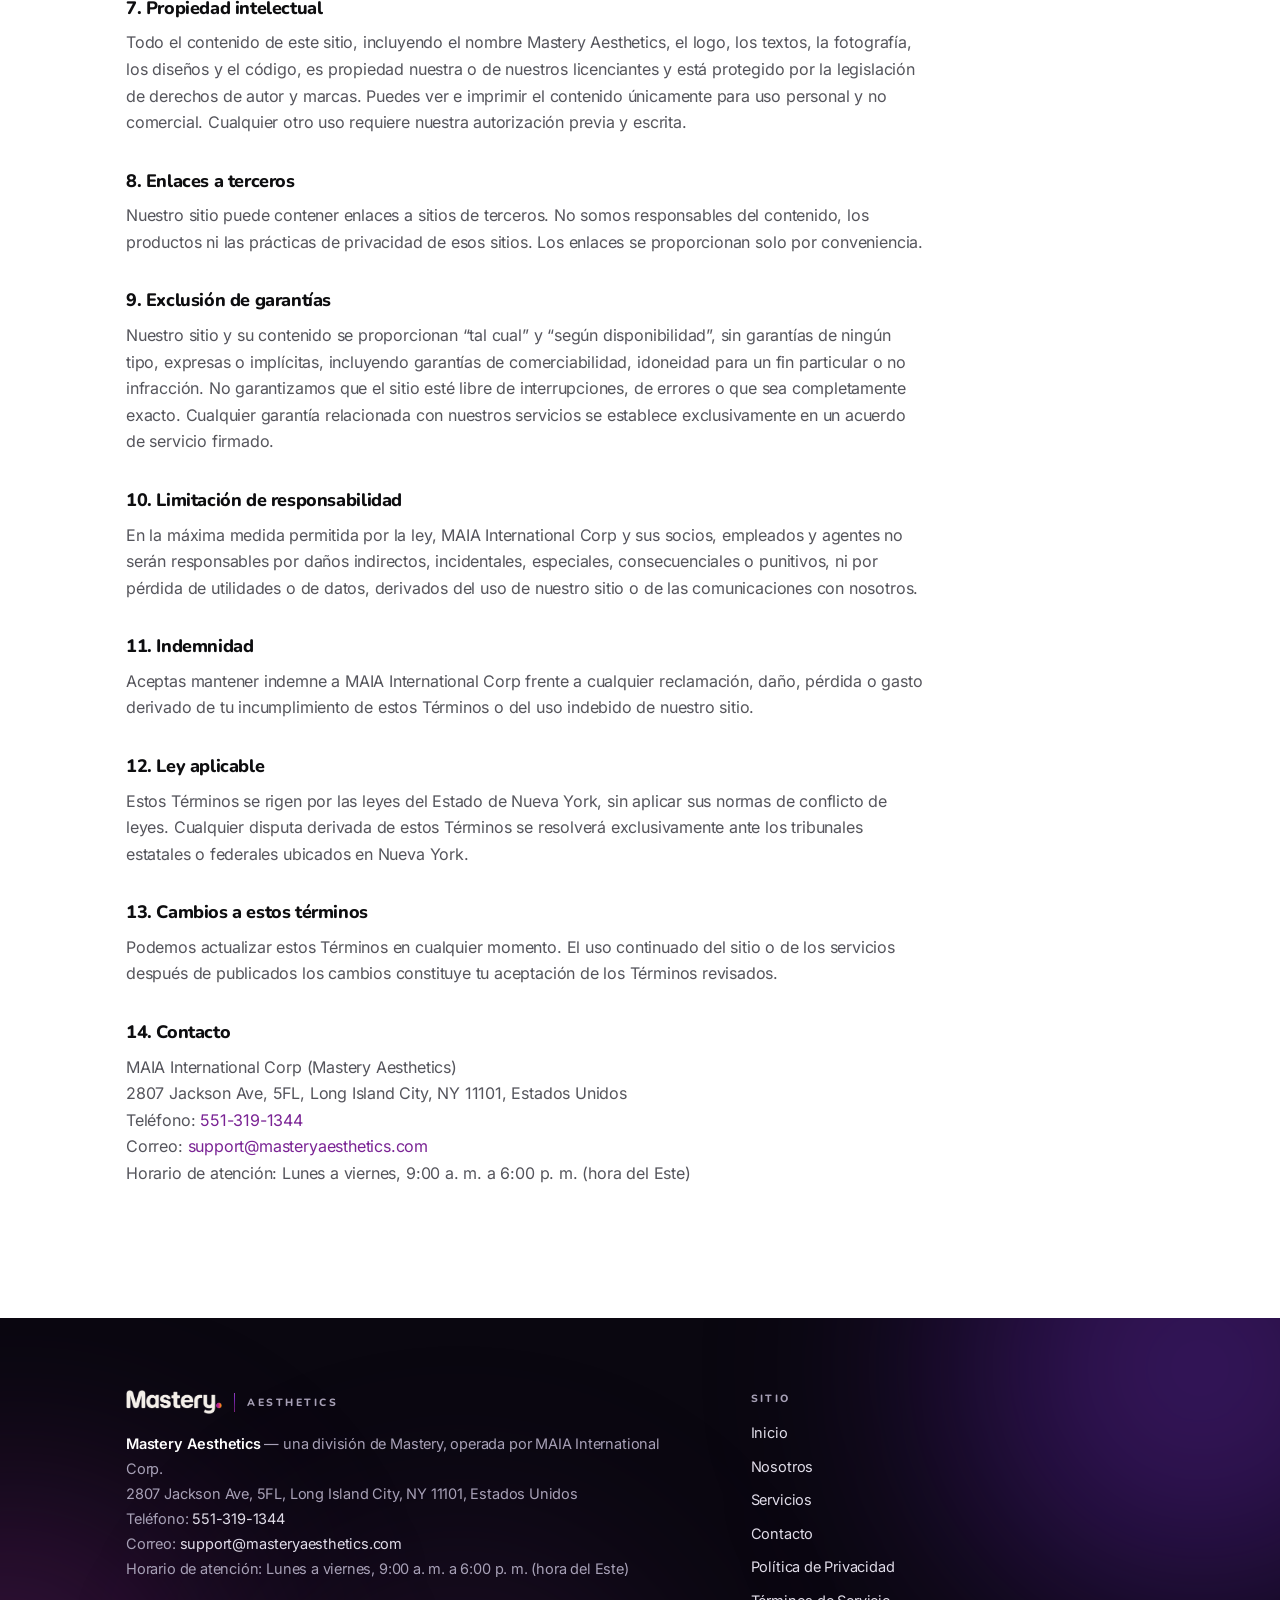
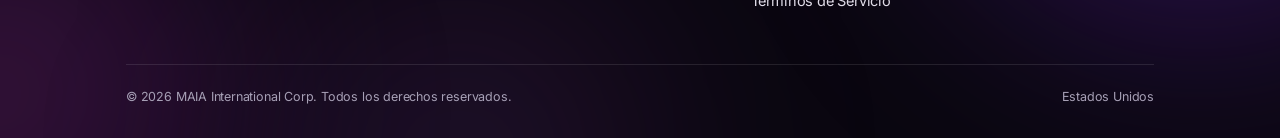
<file: terms-of-service.html>
<!doctype html>
<html lang="es">
<head>
<meta charset="utf-8">
<meta name="viewport" content="width=device-width,initial-scale=1">
<title>Términos de Servicio — Mastery Aesthetics</title>
<meta name="description" content="Términos de Servicio de MAIA International Corp, operando como Mastery Aesthetics.">
<link rel="stylesheet" href="style.css">
<script>document.documentElement.className='anim';</script>
<!-- Meta Pixel -->
<script>
!function(f,b,e,v,n,t,s){if(f.fbq)return;n=f.fbq=function(){n.callMethod?
n.callMethod.apply(n,arguments):n.queue.push(arguments)};if(!f._fbq)f._fbq=n;
n.push=n;n.loaded=!0;n.version='2.0';n.queue=[];t=b.createElement(e);t.async=!0;
t.src=v;s=b.getElementsByTagName(e)[0];s.parentNode.insertBefore(t,s)}(window,
document,'script','https://connect.facebook.net/en_US/fbevents.js');
fbq('init', '1086369954259982');
fbq('track', 'PageView');
</script>
<noscript><img height="1" width="1" style="display:none" alt=""
src="https://www.facebook.com/tr?id=1086369954259982&ev=PageView&noscript=1"></noscript>
<!-- End Meta Pixel -->
</head>
<body>

<header class="top">
  <div class="wrap">
    <a href="index.html" class="lock" style="text-decoration:none">
      <img src="logo-light.png" alt="Mastery">
      <span class="div"></span>
      <span class="sub">Aesthetics</span>
    </a>
    <nav class="nav">
      <a href="index.html">Inicio</a><a href="about.html">Nosotros</a><a href="services.html">Servicios</a><a href="contact.html">Contacto</a>
      <a href="contact.html" class="cta-mini">Diagnóstico gratuito</a>
    </nav>
  </div>
</header>

<section class="s s-light" style="padding-top:clamp(44px,5.5vw,72px)">
  <div class="wrap">
    <div class="legal">
      <p class="eyebrow">Legal</p>
      <h2>Términos de Servicio</h2>
      <p class="meta">Fecha de entrada en vigor: 30 de septiembre de 2026 &nbsp;|&nbsp; Última actualización: 30 de septiembre de 2026</p>

      <h3>1. Aceptación de los términos</h3>
      <p>Estos Términos de Servicio rigen el uso de este sitio y cualquier comunicación con MAIA International Corp, operando comercialmente como Mastery Aesthetics. Al acceder a este sitio, enviar un formulario o contactarnos por teléfono o mensaje de texto, aceptas estos Términos y nuestra Política de Privacidad.</p>

      <h3>2. Nuestros servicios</h3>
      <p>MAIA International Corp, operando como Mastery Aesthetics, presta servicios de marketing para adquisición de pacientes y de seguimiento automatizado a clínicas de odontología, armonización facial y cirugía plástica en Estados Unidos.</p>

      <h3>3. Consultas y estimaciones</h3>
      <p>Las consultas, diagnósticos o estimaciones de precio que entreguemos son solo para fines de planeación y no constituyen ofertas vinculantes. Cualquier contratación formal se regirá por un acuerdo escrito aparte que cubra alcance, honorarios, comisión, cronograma y condiciones, según corresponda.</p>

      <h3>4. Términos de mensajería SMS</h3>
      <p>Al proporcionar tu número telefónico y aceptar a través del formulario de nuestro sitio, por consentimiento verbal, o escribiéndonos directamente, aceptas recibir mensajes de texto de MAIA International Corp (Mastery Aesthetics). El consentimiento para recibir mensajes de texto no es condición para comprar ningún bien o servicio. Los mensajes pueden incluir confirmaciones de cita, agendamiento, actualizaciones del diagnóstico y otra información relacionada con tu solicitud o tu relación con nosotros.</p>
      <p><b>STOP:</b> puedes cancelar el servicio de SMS en cualquier momento. Solo escribe <b>STOP</b> al número desde el cual recibiste los mensajes. Después de que nos envíes el mensaje “STOP”, te enviaremos un mensaje de confirmación de que fuiste dado de baja. A partir de ese momento ya no recibirás mensajes SMS de nuestra parte.</p>
      <p><b>HELP:</b> si tienes problemas con el programa de mensajería, puedes responder con la palabra <b>HELP</b> para obtener asistencia, o contactarnos directamente en <a href="mailto:support@masteryaesthetics.com">support@masteryaesthetics.com</a> o llamando al <a href="tel:+15513191344">551-319-1344</a>. Las operadoras telefónicas no son responsables por mensajes demorados o no entregados. Pueden aplicar tarifas de mensaje y datos. La frecuencia de mensajes varía según tu interacción con nuestro servicio.</p>
      <p>Debes tener al menos 18 años y ser el titular de la línea (o contar con su autorización) para aceptar recibir nuestros mensajes SMS.</p>

      <h3>5. Comunicaciones por correo y teléfono</h3>
      <p>Al proporcionar tus datos de contacto, aceptas recibir comunicaciones relacionadas con tu solicitud por teléfono y correo electrónico. Puedes darte de baja de los correos de marketing en cualquier momento; las comunicaciones transaccionales relacionadas con una relación activa continuarán según sea necesario.</p>

      <h3>6. Uso del sitio</h3>
      <p>Aceptas usar nuestro sitio únicamente para fines lícitos. No puedes enviar información falsa, intentar accesos no autorizados a nuestros sistemas, usar herramientas automatizadas para extraer nuestro contenido, transmitir software malicioso, ni copiar o republicar nuestro contenido sin autorización.</p>

      <h3>7. Propiedad intelectual</h3>
      <p>Todo el contenido de este sitio, incluyendo el nombre Mastery Aesthetics, el logo, los textos, la fotografía, los diseños y el código, es propiedad nuestra o de nuestros licenciantes y está protegido por la legislación de derechos de autor y marcas. Puedes ver e imprimir el contenido únicamente para uso personal y no comercial. Cualquier otro uso requiere nuestra autorización previa y escrita.</p>

      <h3>8. Enlaces a terceros</h3>
      <p>Nuestro sitio puede contener enlaces a sitios de terceros. No somos responsables del contenido, los productos ni las prácticas de privacidad de esos sitios. Los enlaces se proporcionan solo por conveniencia.</p>

      <h3>9. Exclusión de garantías</h3>
      <p>Nuestro sitio y su contenido se proporcionan “tal cual” y “según disponibilidad”, sin garantías de ningún tipo, expresas o implícitas, incluyendo garantías de comerciabilidad, idoneidad para un fin particular o no infracción. No garantizamos que el sitio esté libre de interrupciones, de errores o que sea completamente exacto. Cualquier garantía relacionada con nuestros servicios se establece exclusivamente en un acuerdo de servicio firmado.</p>

      <h3>10. Limitación de responsabilidad</h3>
      <p>En la máxima medida permitida por la ley, MAIA International Corp y sus socios, empleados y agentes no serán responsables por daños indirectos, incidentales, especiales, consecuenciales o punitivos, ni por pérdida de utilidades o de datos, derivados del uso de nuestro sitio o de las comunicaciones con nosotros.</p>

      <h3>11. Indemnidad</h3>
      <p>Aceptas mantener indemne a MAIA International Corp frente a cualquier reclamación, daño, pérdida o gasto derivado de tu incumplimiento de estos Términos o del uso indebido de nuestro sitio.</p>

      <h3>12. Ley aplicable</h3>
      <p>Estos Términos se rigen por las leyes del Estado de Nueva York, sin aplicar sus normas de conflicto de leyes. Cualquier disputa derivada de estos Términos se resolverá exclusivamente ante los tribunales estatales o federales ubicados en Nueva York.</p>

      <h3>13. Cambios a estos términos</h3>
      <p>Podemos actualizar estos Términos en cualquier momento. El uso continuado del sitio o de los servicios después de publicados los cambios constituye tu aceptación de los Términos revisados.</p>

      <h3>14. Contacto</h3>
      <p>
        MAIA International Corp (Mastery Aesthetics)<br>
        2807 Jackson Ave, 5FL, Long Island City, NY 11101, Estados Unidos<br>
        Teléfono: <a href="tel:+15513191344">551-319-1344</a><br>
        Correo: <a href="mailto:support@masteryaesthetics.com">support@masteryaesthetics.com</a><br>
        Horario de atención: Lunes a viernes, 9:00 a.&nbsp;m. a 6:00 p.&nbsp;m. (hora del Este)
      </p>
    </div>
  </div>
</section>

<footer class="foot">
  <div class="orb orb-a"></div>
  <div class="orb orb-b"></div>
  <div class="orb orb-c"></div>
  <div class="wrap">
    <div class="fgrid">
      <div>
        <span class="lock">
          <img src="logo-dark.png" alt="Mastery">
          <span class="div"></span>
          <span class="sub">Aesthetics</span>
        </span>
        <p>
          <strong>Mastery Aesthetics</strong> — una división de Mastery, operada por MAIA International Corp.<br>
          2807 Jackson Ave, 5FL, Long Island City, NY 11101, Estados Unidos<br>
          Teléfono: <a href="tel:+15513191344">551-319-1344</a><br>
          Correo: <a href="mailto:support@masteryaesthetics.com">support@masteryaesthetics.com</a><br>
          Horario de atención: Lunes a viernes, 9:00 a.&nbsp;m. a 6:00 p.&nbsp;m. (hora del Este)
        </p>
      </div>
      <div class="fnav">
        <span class="t">Sitio</span>
        <a href="index.html">Inicio</a>
        <a href="about.html">Nosotros</a>
        <a href="services.html">Servicios</a>
        <a href="contact.html">Contacto</a>
        <a href="privacy-policy.html">Política de Privacidad</a>
        <a href="terms-of-service.html">Términos de Servicio</a>
      </div>
    </div>
    <div class="bar">
      <span>&copy; 2026 MAIA International Corp. Todos los derechos reservados.</span>
      <span>Estados Unidos</span>
    </div>
  </div>
</footer>

<script>
(function(){
  var reduce = matchMedia('(prefers-reduced-motion: reduce)').matches;

  /* 1 — header condensado tras el primer scroll */
  var top = document.querySelector('.top');
  function onScroll(){ top.classList.toggle('is-stuck', scrollY > 40); }
  addEventListener('scroll', onScroll, {passive:true}); onScroll();

  if (reduce) { document.documentElement.classList.remove('anim'); return; }

  /* 2 — entrada escalonada. El mismo selector vive en _base.css (bloque RV). */
  var RV = '.s>.wrap>p, .s>.wrap>h2, .s>.wrap>ul, .s>.wrap>.chips,'
         + '.s>.wrap>.btn, .s>.wrap>.vs, .s>.wrap>.money,'
         + '.s .cards>.card, .tl-item';
  var io = new IntersectionObserver(function(es){
    es.forEach(function(e){
      if (!e.isIntersecting) return;
      var sibs = Array.prototype.filter.call(e.target.parentElement.children,
                 function(n){ return n.matches(RV); });
      e.target.style.transitionDelay = Math.min(sibs.indexOf(e.target), 5) * 70 + 'ms';
      e.target.classList.add('in');
      io.unobserve(e.target);
    });
  }, {rootMargin:'0px 0px -8% 0px', threshold:.08});
  document.querySelectorAll(RV).forEach(function(n){ io.observe(n); });

  /* 3 — luz que sigue el cursor dentro de las tarjetas */
  document.querySelectorAll('.card, .consent, .fcard').forEach(function(c){
    c.addEventListener('pointermove', function(ev){
      var r = c.getBoundingClientRect();
      c.style.setProperty('--mx', (ev.clientX - r.left) + 'px');
      c.style.setProperty('--my', (ev.clientY - r.top) + 'px');
      c.style.setProperty('--lit', '1');
    });
    c.addEventListener('pointerleave', function(){ c.style.setProperty('--lit', '0'); });
  });

  /* 4 — parallax del numeral de fondo */
  var nums = [].slice.call(document.querySelectorAll('.bignum'));
  if (nums.length) {
    var tick = false;
    addEventListener('scroll', function(){
      if (tick) return; tick = true;
      requestAnimationFrame(function(){
        nums.forEach(function(n){
          var r = n.parentElement.getBoundingClientRect();
          var p = (r.top + r.height/2 - innerHeight/2) / innerHeight;
          n.style.transform = 'translate3d(0,' + (p * 56).toFixed(1) + 'px,0)';
        });
        tick = false;
      });
    }, {passive:true});
  }

  /* 5 — la línea del timeline se dibuja al bajar */
  var tl = document.querySelector('.tl:not(.bignum)');
  if (tl) {
    var tio = new IntersectionObserver(function(es){
      es.forEach(function(e){
        if (!e.isIntersecting) return;
        tl.classList.add('drawn');
        tl.querySelectorAll('.tl-item').forEach(function(it,i){
          setTimeout(function(){ it.classList.add('lit'); }, 160 + i*200);
        });
        tio.disconnect();
      });
    }, {threshold:.18});
    tio.observe(tl);
  }

  /* 6 — desplazamiento suave a anclas internas */
  document.querySelectorAll('a[href^="#"]').forEach(function(a){
    a.addEventListener('click', function(ev){
      var t = document.querySelector(a.getAttribute('href'));
      if (!t) return;
      ev.preventDefault();
      scrollTo({top: t.getBoundingClientRect().top + scrollY - 76, behavior:'smooth'});
    });
  });
})();
</script>

</body>
</html>
</file>
<file: style.css>
@font-face{font-family:'Nunito';font-style:normal;font-weight:700;font-display:swap;src:url([data-uri]) format('woff2')}
@font-face{font-family:'Nunito';font-style:normal;font-weight:800;font-display:swap;src:url([data-uri]) format('woff2')}
@font-face{font-family:'Nunito';font-style:normal;font-weight:900;font-display:swap;src:url([data-uri]) format('woff2')}
@font-face{font-family:'Inter';font-style:normal;font-weight:400;font-display:swap;src:url([data-uri]) format('woff2')}
@font-face{font-family:'Inter';font-style:normal;font-weight:500;font-display:swap;src:url([data-uri]) format('woff2')}
@font-face{font-family:'Inter';font-style:normal;font-weight:600;font-display:swap;src:url([data-uri]) format('woff2')}
@font-face{font-family:'Inter';font-style:normal;font-weight:700;font-display:swap;src:url([data-uri]) format('woff2')}

/* ============ TOKENS ============ */
:root{
  --orchid:#7A2394;
  --orchid-hi:#9B30E8;
  --orchid-soft:#B45BD8;
  --amber:#FFA51F;
  --grad:linear-gradient(105deg,#B45BD8 0%,#9B30E8 32%,#7A2394 68%,#A32C9E 100%);

  --ink:#0E0E10;
  --ink-2:#333338;
  --ink-3:#55555C;
  --ink-4:#86868B;
  --ink-5:#A8A8AD;

  --rule:#E3E2E9;
  --rule-2:#ECECF2;
  --white:#FFFFFF;
  --smoke:#F4F4F7;

  --dark:#0A0710;
  --dark-ink:#FFFFFF;
  --dark-ink-2:#E0DCE8;
  --dark-ink-3:#A7A0B6;
  --dark-rule:rgba(255,255,255,.10);

  --maxw:1140px;
  --gut:clamp(20px,5vw,56px);
}

*{box-sizing:border-box;-webkit-font-smoothing:antialiased;-moz-osx-font-smoothing:grayscale}
html{scroll-behavior:smooth}
body{
  margin:0;background:var(--white);color:var(--ink-2);
  font-family:'Inter',-apple-system,BlinkMacSystemFont,'SF Pro Text',system-ui,sans-serif;
  font-size:17px;line-height:1.62;font-weight:400;letter-spacing:-.011em;
  overflow-x:hidden;
}
img{max-width:100%;display:block}
a{color:var(--orchid);text-decoration:none}
a:hover{text-decoration:underline}

/* ============ TYPE SCALE (editorial) ============ */
h1,h2,h3,h4{font-family:'Nunito','Inter',sans-serif;color:var(--ink);margin:0}
h1{font-weight:900;font-size:clamp(38px,6.1vw,70px);line-height:1.03;letter-spacing:-.038em;text-wrap:balance}
h2{font-weight:800;font-size:clamp(28px,4.1vw,46px);line-height:1.1;letter-spacing:-.03em;text-wrap:balance}
h3{font-weight:800;font-size:clamp(19px,2.1vw,23px);line-height:1.26;letter-spacing:-.022em}
h4{font-weight:800;font-size:16px;letter-spacing:-.015em}
p{margin:0 0 1.05em}
.lead{font-size:clamp(18px,2.1vw,21px);line-height:1.56;color:var(--ink-3);letter-spacing:-.014em}
.eyebrow{font-family:'Nunito',sans-serif;font-size:11px;font-weight:800;letter-spacing:.30em;
  text-transform:uppercase;color:var(--orchid);margin:0 0 18px}
strong,b{font-weight:600;color:var(--ink)}

/* ============ LAYOUT / SECTIONS ============ */
.wrap{max-width:var(--maxw);margin:0 auto;padding-inline:var(--gut)}
.narrow{max-width:760px}
section{position:relative;overflow:hidden}
.s{padding-block:clamp(64px,9vw,128px)}
.s-light{background:var(--white)}
.s-gray{background:var(--smoke)}
.s-gray::before{content:"";position:absolute;inset:0;pointer-events:none;opacity:.5;
  background-image:radial-gradient(rgba(122,35,148,.07) 1px,transparent 1px);background-size:4px 4px}

/* oscuro: casi negro con carga morada, sin aclararse */
.s-dark{background:var(--dark);color:var(--dark-ink-2)}
.s-dark h1,.s-dark h2,.s-dark h3,.s-dark h4{color:var(--dark-ink)}
.s-dark .lead{color:var(--dark-ink-2)}
.s-dark strong,.s-dark b{color:var(--dark-ink)}
.s-dark .eyebrow{color:var(--orchid-soft)}
.s-dark a:not(.btn):not(.btn-ghost){color:var(--orchid-soft)}
.s-dark a.btn{color:#fff}
.orb{position:absolute;border-radius:50%;filter:blur(96px);pointer-events:none;z-index:0}
.orb-a{width:620px;height:620px;right:-230px;top:-260px;
  background:radial-gradient(circle,rgba(123,47,209,.50),rgba(74,23,137,.30) 58%,transparent 76%)}
.orb-b{width:500px;height:500px;left:-220px;bottom:-240px;
  background:radial-gradient(circle at 40% 40%,rgba(163,44,158,.34),rgba(122,35,148,.20) 55%,transparent 75%)}
.s-dark .wrap{position:relative;z-index:1}

/* numeral gigante de fondo — recurso editorial */
.bignum{position:absolute;font-family:'Nunito',sans-serif;font-weight:900;
  font-size:clamp(220px,34vw,420px);line-height:.8;letter-spacing:-.06em;
  color:var(--ink);opacity:.035;pointer-events:none;user-select:none;z-index:0}
.s-dark .bignum{color:#fff;opacity:.045}
.bignum.br{right:-.06em;bottom:-.18em}
.bignum.tl{left:-.06em;top:-.16em}

/* ============ HEADER ============ */
.top{position:sticky;top:0;z-index:40;background:rgba(255,255,255,.86);
  backdrop-filter:saturate(180%) blur(18px);border-bottom:1px solid var(--rule-2)}
.top .wrap{display:flex;align-items:center;justify-content:space-between;gap:20px;
  padding-block:15px;max-width:var(--maxw)}
.lock{display:flex;align-items:center;gap:12px;flex:none}
.lock img{height:25px;width:auto}
.lock .div{width:1px;height:19px;background:var(--grad);opacity:.8;flex:none}
.lock .sub{font-family:'Nunito',sans-serif;font-size:10.5px;font-weight:800;letter-spacing:.24em;
  text-transform:uppercase;color:var(--ink-4);white-space:nowrap}
.nav{display:flex;align-items:center;gap:clamp(14px,2.4vw,30px)}
.nav a{font-size:14.5px;font-weight:500;color:var(--ink-3);text-decoration:none;letter-spacing:-.008em}
.nav a:hover{color:var(--ink)}
.nav a.on{color:var(--orchid);font-weight:600}
@media (max-width:720px){.nav a{font-size:13.5px}.lock .sub{letter-spacing:.16em;font-size:9.5px}}
@media (max-width:460px){.nav a:not(.cta-mini){display:none}}
.cta-mini{border:1px solid var(--rule);border-radius:100px;padding:8px 15px!important;
  font-weight:600!important;color:var(--ink)!important}
.cta-mini:hover{border-color:var(--orchid);color:var(--orchid)!important;text-decoration:none!important}

/* ============ HERO (único con haz de luz) ============ */
.hero{padding-block:clamp(52px,8vw,104px) clamp(56px,8vw,110px);background:var(--white)}
.hero .grid{display:grid;grid-template-columns:minmax(0,1.08fr) minmax(0,.92fr);
  gap:clamp(32px,5vw,70px);align-items:start}
@media (max-width:940px){.hero .grid{grid-template-columns:1fr;gap:38px}}
.hero h1{max-width:17ch}
.hero .lead{max-width:50ch;margin-top:20px}
.beam{position:relative;height:1px;background:var(--rule);overflow:hidden;margin:30px 0 24px;max-width:420px}
.beam::after{content:"";position:absolute;top:0;left:0;height:100%;width:34%;
  background:linear-gradient(90deg,transparent,rgba(122,35,148,.85),transparent);
  animation:trX 7s cubic-bezier(.5,0,.5,1) infinite}
@keyframes trX{0%{transform:translateX(-130%);opacity:0}8%{opacity:1}48%{opacity:1}
  56%{transform:translateX(340%);opacity:0}100%{transform:translateX(340%);opacity:0}}
.chips{display:flex;flex-wrap:wrap;gap:8px}
.chip{font-size:12.5px;font-weight:600;color:var(--ink-3);border:1px solid var(--rule);
  border-radius:100px;padding:6px 13px;letter-spacing:-.005em}

/* ============ FORM CARD ============ */
.fcard{background:var(--white);border:1px solid var(--rule);border-radius:20px;
  padding:clamp(22px,3vw,30px);box-shadow:0 1px 1px rgba(34,24,52,.030),0 10px 26px rgba(34,24,52,.042)}
.fcard h3{margin-bottom:7px}
.fcard .sub{font-size:14.5px;color:var(--ink-4);margin:0 0 20px}
.f{display:grid;gap:14px}
.fld{display:grid;gap:6px}
.fld label{font-size:12.5px;font-weight:600;color:var(--ink-3);letter-spacing:-.004em}
.fld input,.fld select,.fld textarea{font:inherit;font-size:15.5px;color:var(--ink);background:var(--smoke);
  border:1px solid transparent;border-radius:11px;padding:11px 13px;width:100%;transition:.2s}
.fld input:focus,.fld select:focus,.fld textarea:focus{outline:none;background:var(--white);
  border-color:var(--orchid);box-shadow:0 0 0 3px rgba(122,35,148,.11)}
.fld textarea{resize:vertical;min-height:84px}
.g2{display:grid;grid-template-columns:1fr 1fr;gap:14px}
@media (max-width:520px){.g2{grid-template-columns:1fr}}

/* bloque de consentimiento — zona sellada */
.consent{display:grid;grid-template-columns:auto 1fr;gap:10px;align-items:start;
  background:var(--smoke);border-radius:12px;padding:13px 14px}
.consent input[type=checkbox]{width:17px;height:17px;margin:2px 0 0;accent-color:var(--orchid);flex:none;cursor:pointer}
.consent p{margin:0;font-size:12.4px;line-height:1.5;color:var(--ink-3);letter-spacing:-.003em}
.finenote{font-size:12.4px;line-height:1.5;color:var(--ink-4);margin:2px 0 0}
.btn{display:inline-flex;align-items:center;justify-content:center;gap:8px;
  font-family:'Nunito',sans-serif;font-size:16px;font-weight:800;letter-spacing:-.012em;
  background:var(--orchid);color:#fff;border:0;border-radius:100px;padding:14px 26px;
  cursor:pointer;transition:.24s;text-decoration:none;width:100%}
.btn:hover{background:#651C7C;text-decoration:none;color:#fff}
.btn-ghost{background:transparent;color:var(--ink);border:1px solid var(--rule);width:auto}
.btn-ghost:hover{background:var(--smoke);color:var(--ink);border-color:var(--ink-5)}
.s-dark .btn-ghost{color:var(--dark-ink);border-color:var(--dark-rule)}
.s-dark .btn-ghost:hover{background:rgba(255,255,255,.06);color:var(--dark-ink)}

/* ============ CARDS (solo en secciones de estructura) ============ */
.cards{display:grid;grid-template-columns:repeat(3,minmax(0,1fr));gap:clamp(16px,2.4vw,26px)}
.cards.c2{grid-template-columns:repeat(2,minmax(0,1fr))}
@media (max-width:860px){.cards,.cards.c2{grid-template-columns:1fr}}
.card{padding:clamp(22px,2.6vw,28px);border:1px solid var(--rule);border-radius:18px;background:var(--white)}
.card h3{margin-bottom:9px}
.card p{margin:0;font-size:15.5px;color:var(--ink-3);line-height:1.56}
.card .n{font-family:'Nunito',sans-serif;font-size:12px;font-weight:800;letter-spacing:.2em;
  text-transform:uppercase;color:var(--orchid);display:block;margin-bottom:12px}
.s-dark .card{background:rgba(255,255,255,.045);border-color:var(--dark-rule)}
.s-dark .card p{color:var(--dark-ink-2)}

/* ============ TIMELINE VERTICAL ============ */
.tl{display:grid;gap:0;max-width:820px}
.tl-item{position:relative;display:grid;grid-template-columns:auto 1fr;gap:clamp(18px,2.6vw,30px);
  padding-bottom:clamp(26px,3.4vw,38px)}
.tl-item:last-child{padding-bottom:0}
.tl-dot{position:relative;width:38px;height:38px;border-radius:50%;flex:none;
  display:grid;place-items:center;background:var(--grad);
  font-family:'Nunito',sans-serif;font-size:14px;font-weight:900;color:#fff}
.tl-item:not(:last-child) .tl-dot::after{content:"";position:absolute;top:44px;left:50%;
  transform:translateX(-50%);width:1px;height:calc(100% + clamp(26px,3.4vw,38px) - 44px);
  background:linear-gradient(180deg,rgba(122,35,148,.45),rgba(122,35,148,.08))}
.s-dark .tl-item:not(:last-child) .tl-dot::after{
  background:linear-gradient(180deg,rgba(180,91,216,.55),rgba(180,91,216,.07))}
.tl-body h3{margin-bottom:7px}
.tl-body p{margin:0;font-size:15.5px;color:var(--ink-3)}
.s-dark .tl-body p{color:var(--dark-ink-2)}

/* ============ LISTA SIMPLE ============ */
.ul{list-style:none;margin:0;padding:0;display:grid;gap:13px}
.ul li{position:relative;padding-left:22px;font-size:16px;color:var(--ink-3);line-height:1.56}
.ul li::before{content:"";position:absolute;left:1px;top:.62em;width:6px;height:6px;
  border-radius:50%;background:var(--orchid)}
.s-dark .ul li{color:var(--dark-ink-2)}
.ul li b{color:var(--ink);font-weight:600}
.s-dark .ul li b{color:var(--dark-ink)}

/* ============ LEGAL ============ */
.legal{max-width:800px}
.legal h2{margin-bottom:10px}
.legal .meta{font-size:13.5px;color:var(--ink-4);margin:0 0 34px;padding-bottom:18px;
  border-bottom:1px solid var(--rule)}
.legal h3{font-size:18px;margin:34px 0 10px}
.legal p,.legal li{font-size:16px;color:var(--ink-3);line-height:1.66}
.legal ul{padding-left:20px;margin:0 0 1.05em}
.legal li{margin-bottom:7px}
.legal .reg{background:var(--smoke);border-left:3px solid var(--orchid);border-radius:0 10px 10px 0;
  padding:14px 16px;margin:18px 0;font-size:14.5px;color:var(--ink-3)}
.legal .reg em{display:block;margin-top:9px;font-size:13.5px;color:var(--ink-4)}

/* ============ PENDIENTES ============ */
.pend{color:var(--orchid);font-weight:600;background:rgba(122,35,148,.08);
  border-radius:5px;padding:1px 6px;font-size:.93em;white-space:nowrap}

/* ============ FOOTER ============ */
.foot{background:var(--dark);color:var(--dark-ink-3);padding-block:clamp(48px,6vw,72px) 30px;
  position:relative;overflow:hidden}
.foot .wrap{position:relative;z-index:1}
.foot .fgrid{display:grid;grid-template-columns:minmax(0,1.4fr) minmax(0,1fr);gap:clamp(28px,5vw,60px)}
@media (max-width:760px){.foot .fgrid{grid-template-columns:1fr;gap:30px}}
.foot .lock img{height:24px}
.foot .lock .sub{color:var(--dark-ink-3)}
.foot p{font-size:14.5px;line-height:1.72;margin:18px 0 0;color:var(--dark-ink-3)}
.foot strong{color:var(--dark-ink)}
.foot a{color:var(--dark-ink-2);text-decoration:none;font-size:14.5px}
.foot a:hover{color:var(--dark-ink);text-decoration:underline}
.foot .fnav{display:grid;gap:10px;align-content:start}
.foot .fnav .t{font-family:'Nunito',sans-serif;font-size:10.5px;font-weight:800;letter-spacing:.22em;
  text-transform:uppercase;color:var(--dark-ink-3);margin-bottom:4px}
.foot .bar{margin-top:clamp(34px,4.5vw,52px);padding-top:22px;border-top:1px solid var(--dark-rule);
  display:flex;flex-wrap:wrap;gap:10px 22px;justify-content:space-between;
  font-size:12.5px;color:var(--dark-ink-3)}



/* =========================================================
   MOVIMIENTO — todo desactivable con prefers-reduced-motion
   ========================================================= */

/* --- RV: entrada escalonada. Este selector debe seguir idéntico
       al de la constante RV del script en build.py. --- */
.anim :is(.s>.wrap>p, .s>.wrap>h2, .s>.wrap>ul, .s>.wrap>.chips,
          .s>.wrap>.btn, .s>.wrap>.vs, .s>.wrap>.money, .s .cards>.card, .tl-item){
  opacity:0;transform:translate3d(0,17px,0);will-change:opacity,transform;
  transition:opacity .66s cubic-bezier(.22,.61,.36,1),
             transform .66s cubic-bezier(.22,.61,.36,1)}
.anim :is(.s>.wrap>p, .s>.wrap>h2, .s>.wrap>ul, .s>.wrap>.chips,
          .s>.wrap>.btn, .s>.wrap>.vs, .s>.wrap>.money, .s .cards>.card, .tl-item).in{
  opacity:1;transform:none}

/* --- luz que sigue el cursor dentro de la tarjeta --- */
.card,.consent{position:relative;isolation:isolate;--lit:0;--mx:50%;--my:50%}
.card::before,.consent::before{content:"";position:absolute;inset:0;z-index:-1;
  border-radius:inherit;opacity:var(--lit);transition:opacity .4s ease;
  background:radial-gradient(260px circle at var(--mx) var(--my),
             rgba(122,35,148,.11),transparent 68%)}
/* borde de 1 px que solo se enciende donde está el cursor */
.card::after{content:"";position:absolute;inset:0;z-index:-1;border-radius:inherit;
  padding:1px;opacity:var(--lit);transition:opacity .4s ease;
  background:radial-gradient(220px circle at var(--mx) var(--my),
             rgba(122,35,148,.62),rgba(122,35,148,0) 70%);
  -webkit-mask:linear-gradient(#000 0 0) content-box,linear-gradient(#000 0 0);
  -webkit-mask-composite:xor;mask:linear-gradient(#000 0 0) content-box,linear-gradient(#000 0 0);
  mask-composite:exclude}
.s-dark .card::before{background:radial-gradient(260px circle at var(--mx) var(--my),
  rgba(180,91,216,.16),transparent 68%)}
.s-dark .card::after{background:radial-gradient(220px circle at var(--mx) var(--my),
  rgba(180,91,216,.72),rgba(180,91,216,0) 70%)}
.consent::before{background:radial-gradient(240px circle at var(--mx) var(--my),
  rgba(122,35,148,.065),transparent 70%)}

/* --- header: se condensa tras el primer scroll --- */
.top{transition:padding .3s ease,background .3s ease,box-shadow .3s ease,border-color .3s ease}
.top .wrap{transition:padding-block .3s cubic-bezier(.22,.61,.36,1)}
.top .lock img{transition:height .3s cubic-bezier(.22,.61,.36,1)}
.top.is-stuck{background:rgba(255,255,255,.76);border-bottom-color:var(--rule);
  box-shadow:0 1px 14px rgba(34,24,52,.040)}
.top.is-stuck .wrap{padding-block:9px}
.top.is-stuck .lock img{height:21px}

/* --- el numeral de fondo se desplaza más lento que el scroll --- */
.bignum{transition:transform .08s linear;will-change:transform}

/* --- la línea del timeline se dibuja al bajar --- */
.anim .tl:not(.bignum) .tl-item:not(:last-child) .tl-dot::after{
  transform:translateX(-50%) scaleY(0);transform-origin:top;
  transition:transform .8s cubic-bezier(.33,.9,.4,1)}
.anim .tl:not(.bignum).drawn .tl-item:not(:last-child) .tl-dot::after{
  transform:translateX(-50%) scaleY(1)}
.anim .tl:not(.bignum) .tl-dot{box-shadow:0 0 0 0 rgba(155,48,232,0);transition:box-shadow .7s ease}
.anim .tl:not(.bignum) .tl-item.lit .tl-dot{box-shadow:0 0 0 7px rgba(155,48,232,.13)}

/* --- orbe ámbar: calienta el oscuro sin leerse como amarillo --- */
.orb-c{width:560px;height:560px;left:14%;top:38%;
  background:radial-gradient(circle,rgba(180,91,216,.17),rgba(122,35,148,.09) 48%,transparent 72%)}



/* =========================================================
   TARJETA DEL FORMULARIO — único objeto oscuro de la primera
   pantalla. Los halos van en el propio fondo de la tarjeta,
   no en orbes aparte.
   ========================================================= */
.fcard{
  color-scheme:dark;
  background:
    radial-gradient(540px circle at 88% -12%, rgba(123,47,209,.46), transparent 58%),
    radial-gradient(440px circle at 2% 108%, rgba(180,91,216,.15), rgba(122,35,148,.07) 46%, transparent 68%),
    var(--dark);
  border:1px solid rgba(255,255,255,.09);
  box-shadow:0 2px 6px rgba(10,7,16,.20),0 22px 56px rgba(10,7,16,.26)}
.fcard h3{color:var(--dark-ink)}
.fcard .sub{color:var(--dark-ink-3)}
.fcard .fld label{color:var(--dark-ink-2)}
.fcard .fld input,.fcard .fld select,.fcard .fld textarea{
  background:rgba(255,255,255,.055);border-color:rgba(255,255,255,.10);color:var(--dark-ink)}
.fcard .fld input::placeholder,.fcard .fld textarea::placeholder{color:var(--dark-ink-3)}
.fcard .fld input:focus,.fcard .fld select:focus,.fcard .fld textarea:focus{
  background:rgba(255,255,255,.10);border-color:var(--orchid-soft);
  box-shadow:0 0 0 3px rgba(155,48,232,.22)}
/* el texto de consentimiento sube de contraste: tiene que seguir
   siendo cómodo de leer, también para la revisión de A2P */
.fcard .consent{background:rgba(255,255,255,.05);border:1px solid rgba(255,255,255,.07)}
.fcard .consent p{color:var(--dark-ink-2)}
.fcard .consent p b{color:var(--dark-ink)}
.fcard .consent::before{background:radial-gradient(240px circle at var(--mx) var(--my),
  rgba(180,91,216,.17),transparent 70%)}
.fcard .consent input[type=checkbox]{accent-color:var(--orchid-soft)}
.fcard .finenote{color:var(--dark-ink-3)}
.fcard .finenote a{color:var(--orchid-soft)}
.fcard .btn{background:var(--orchid-hi);color:#fff}
.fcard .btn:hover{background:#B45BD8;color:#fff}

/* =========================================================
   TARJETAS — filete degradado, numeral fantasma, dos sombras
   ========================================================= */
.cards .card{
  background:linear-gradient(180deg,var(--white) 0%,#FCFBFD 100%);
  border-color:var(--rule-2);overflow:hidden;
  box-shadow:0 1px 1px rgba(34,24,52,.028),0 9px 22px rgba(34,24,52,.040);
  transition:transform .32s cubic-bezier(.22,.61,.36,1),box-shadow .32s ease}
/* filete de 2 px cruzando el borde superior */
.cards .card>.edge{display:none}
.cards .card{position:relative}
.cards .card>*{position:relative;z-index:1}
.cards .card::before{content:"";position:absolute;inset:0;z-index:0;border-radius:inherit;
  opacity:var(--lit);transition:opacity .4s ease;
  background:radial-gradient(260px circle at var(--mx) var(--my),rgba(122,35,148,.11),transparent 68%)}
.cards .card::after{content:var(--gn,"");position:absolute;z-index:0;
  inset:auto -.05em -.46em auto;padding:0;mask:none;-webkit-mask:none;
  font-family:'Nunito',sans-serif;font-weight:900;font-size:150px;line-height:.8;
  letter-spacing:-.06em;color:var(--ink);opacity:.038;pointer-events:none;user-select:none;
  background:none;border-radius:0;transition:opacity .32s ease}
.cards .card:nth-child(1){--gn:"01"}
.cards .card:nth-child(2){--gn:"02"}
.cards .card:nth-child(3){--gn:"03"}
.cards .card:nth-child(4){--gn:"04"}
/* el filete va aparte, para no chocar con los pseudoelementos */
.cards .card{border-top:0}
.cards .card>.n::before{content:"";position:absolute;
  left:calc(-1 * clamp(22px,2.6vw,28px));right:calc(-1 * clamp(22px,2.6vw,28px));
  top:calc(-1 * clamp(22px,2.6vw,28px));height:2px;
  background:linear-gradient(90deg,rgba(180,91,216,.0),rgba(155,48,232,.42) 22%,
             rgba(122,35,148,.40) 58%,rgba(180,91,216,.34) 92%,rgba(180,91,216,0));
  transition:opacity .32s ease,filter .32s ease;opacity:.85}
.cards .card>.n{position:relative}
.cards .card:hover{transform:translateY(-3px);
  box-shadow:0 1px 2px rgba(34,24,52,.034),0 14px 32px rgba(34,24,52,.058)}
.cards .card:hover>.n::before{opacity:1;filter:saturate(1.25) brightness(1.08)}
.cards .card:hover::after{opacity:.055}
/* en oscuro el numeral y el fondo se invierten */
.s-dark .cards .card{background:rgba(255,255,255,.045);border-color:var(--dark-rule);
  box-shadow:none}
.s-dark .cards .card::after{color:#fff;opacity:.05}
.s-dark .cards .card:hover::after{opacity:.07}

/* =========================================================
   El borde de la tarjeta del formulario se enciende donde
   está el cursor — el mismo destello del foco de los campos,
   pero en el contorno de toda la tarjeta.
   ========================================================= */
.fcard{position:relative;isolation:isolate;--lit:0;--mx:50%;--my:50%;
  transition:box-shadow .45s ease}
.fcard>*{position:relative;z-index:1}
.fcard::after{content:"";position:absolute;inset:0;z-index:2;border-radius:inherit;
  padding:1px;pointer-events:none;opacity:var(--lit);transition:opacity .45s ease;
  background:radial-gradient(400px circle at var(--mx) var(--my),
             rgba(196,124,226,.92),rgba(155,48,232,.30) 40%,rgba(155,48,232,0) 70%);
  -webkit-mask:linear-gradient(#000 0 0) content-box,linear-gradient(#000 0 0);
  -webkit-mask-composite:xor;mask:linear-gradient(#000 0 0) content-box,linear-gradient(#000 0 0);
  mask-composite:exclude}
.fcard:hover{box-shadow:0 2px 6px rgba(10,7,16,.20),0 22px 56px rgba(10,7,16,.26),
  0 0 44px rgba(155,48,232,.17)}
/* los bloques de consentimiento llevan su propia luz, no la heredan de la tarjeta */
.fcard .consent{--lit:0;--mx:50%;--my:50%}

/* =========================================================
   PROTOCOLOS PROPIETARIOS — bloque comparativo Hoy / Con
   ========================================================= */
.proto-eye{font-family:'Nunito',sans-serif;font-size:11px;font-weight:800;letter-spacing:.22em;
  text-transform:uppercase;color:var(--ink-4);margin:0 0 10px}
.s-dark .proto-eye{color:var(--dark-ink-3)}
.proto-name{font-family:'Nunito',sans-serif;font-weight:900;letter-spacing:-.028em;
  font-size:clamp(30px,5.4vw,54px);line-height:1.02;margin:0 0 8px;color:var(--ink)}
.s-dark .proto-name{color:#fff}
.proto-name sup{font-size:.34em;font-weight:800;vertical-align:super;letter-spacing:0;
  margin-left:.12em;color:var(--orchid)}
.s-dark .proto-name sup{color:var(--orchid-soft)}
.proto-sub{font-size:clamp(16px,2vw,19px);font-style:italic;color:var(--ink-3);margin:0 0 26px}
.s-dark .proto-sub{color:var(--dark-ink-2)}
.proto-claim{font-family:'Nunito',sans-serif;font-weight:800;letter-spacing:-.018em;
  font-size:clamp(19px,2.6vw,26px);line-height:1.3;color:var(--ink);margin:0 0 30px;max-width:30ch}
.s-dark .proto-claim{color:#fff}

/* tabla comparativa */
.vs{max-width:980px}
.vs-head,.vs-row{display:grid;grid-template-columns:1fr 1fr;gap:clamp(18px,3.4vw,46px)}
.vs-head>div{font-family:'Nunito',sans-serif;font-size:10.5px;font-weight:800;letter-spacing:.2em;
  text-transform:uppercase;padding-bottom:11px;border-bottom:2px solid var(--rule)}
.vs-head .vs-off{color:var(--ink-5)}
.vs-head .vs-on{color:var(--orchid);border-bottom-color:var(--orchid)}
.s-dark .vs-head .vs-off{color:var(--dark-ink-3);border-bottom-color:var(--dark-rule)}
.s-dark .vs-head .vs-on{color:var(--orchid-soft);border-bottom-color:var(--orchid-soft)}
.vs-row>div{padding-block:14px;border-bottom:1px solid var(--rule-2);
  font-size:clamp(14.5px,1.6vw,16.5px);line-height:1.45}
.s-dark .vs-row>div{border-bottom-color:var(--dark-rule)}
.vs-row .vs-off{color:var(--ink-4)}
.vs-row .vs-on{color:var(--ink);font-weight:600}
.s-dark .vs-row .vs-off{color:var(--dark-ink-3)}
.s-dark .vs-row .vs-on{color:#fff}
.vs-row:last-child>div{border-bottom:0}

@media (max-width:720px){
  .vs-head{display:none}
  .vs-row{grid-template-columns:1fr;gap:0;padding-block:14px;
    border-bottom:1px solid var(--rule-2)}
  .s-dark .vs-row{border-bottom-color:var(--dark-rule)}
  .vs-row>div{border-bottom:0;padding-block:4px}
  .vs-row>div::before{content:attr(data-l);display:block;
    font-family:'Nunito',sans-serif;font-size:9.5px;font-weight:800;letter-spacing:.18em;
    text-transform:uppercase;margin-bottom:3px;color:var(--ink-5)}
  .vs-row .vs-on::before{color:var(--orchid)}
  .s-dark .vs-row>div::before{color:var(--dark-ink-3)}
  .s-dark .vs-row .vs-on::before{color:var(--orchid-soft)}
}

/* bloque de la cifra */
.money{margin-top:32px;max-width:860px;padding:clamp(20px,2.8vw,28px) clamp(22px,3vw,32px);
  background:var(--white);border:1px solid var(--rule-2);border-radius:16px;
  box-shadow:0 1px 1px rgba(34,24,52,.028),0 9px 22px rgba(34,24,52,.040);
  border-left:3px solid transparent;
  border-image:none;position:relative;overflow:hidden}
.money::before{content:"";position:absolute;left:0;top:0;bottom:0;width:3px;background:var(--grad)}
.money p{margin:0;font-size:clamp(15px,1.8vw,17.5px);line-height:1.55;color:var(--ink-2)}
.money p+p{margin-top:12px}
.money b{color:var(--ink);font-weight:700}
.money .tag{display:inline-block;font-family:'Nunito',sans-serif;font-size:10px;font-weight:800;
  letter-spacing:.2em;text-transform:uppercase;color:var(--orchid);margin-right:8px}
.s-dark .money{background:rgba(255,255,255,.05);border-color:var(--dark-rule);box-shadow:none}
.s-dark .money p{color:var(--dark-ink-2)}
.s-dark .money b{color:#fff}
.s-dark .money .tag{color:var(--orchid-soft)}
.reserve{margin-top:22px;font-family:'Nunito',sans-serif;font-weight:800;
  font-size:clamp(15px,1.8vw,18px);letter-spacing:-.012em;color:var(--ink)}
.s-dark .reserve{color:#fff}

/* =========================================================
   .nm — el naming dentro de texto corrido. Se lee como marca
   propia, no como parte de la frase.
   ========================================================= */
.nm{font-family:'Nunito',sans-serif;font-weight:900;letter-spacing:-.008em;
  color:var(--orchid);padding-bottom:2px;
  background-image:var(--grad);background-size:100% 2px;
  background-repeat:no-repeat;background-position:0 100%}
.nm sup{font-size:.48em;font-weight:800;vertical-align:super;margin-left:.1em;letter-spacing:0}
.s-dark .nm{color:var(--orchid-soft)}

/* en la cabecera de la tabla el nombre va sin subrayado: ya hay regla debajo */
.vs-head .vs-on{text-transform:none;letter-spacing:-.012em;
  font-size:clamp(14.5px,1.7vw,17.5px);display:flex;align-items:baseline;
  gap:7px;flex-wrap:wrap}
.vs-head .nm{background:none;padding-bottom:0}
.vs-pre{font-family:'Nunito',sans-serif;font-size:10.5px;font-weight:800;letter-spacing:.2em;
  text-transform:uppercase;color:var(--ink-5);flex:none}
.s-dark .vs-pre{color:var(--dark-ink-3)}

/* aire entre el titular de sección y lo que viene debajo */
.s>.wrap>h2:not(.proto-name){margin-bottom:clamp(28px,3.6vw,46px)}
.s>.wrap>h2:not(.proto-name)+.lead{margin-top:calc(-1 * clamp(14px,1.8vw,24px))}
</file>
